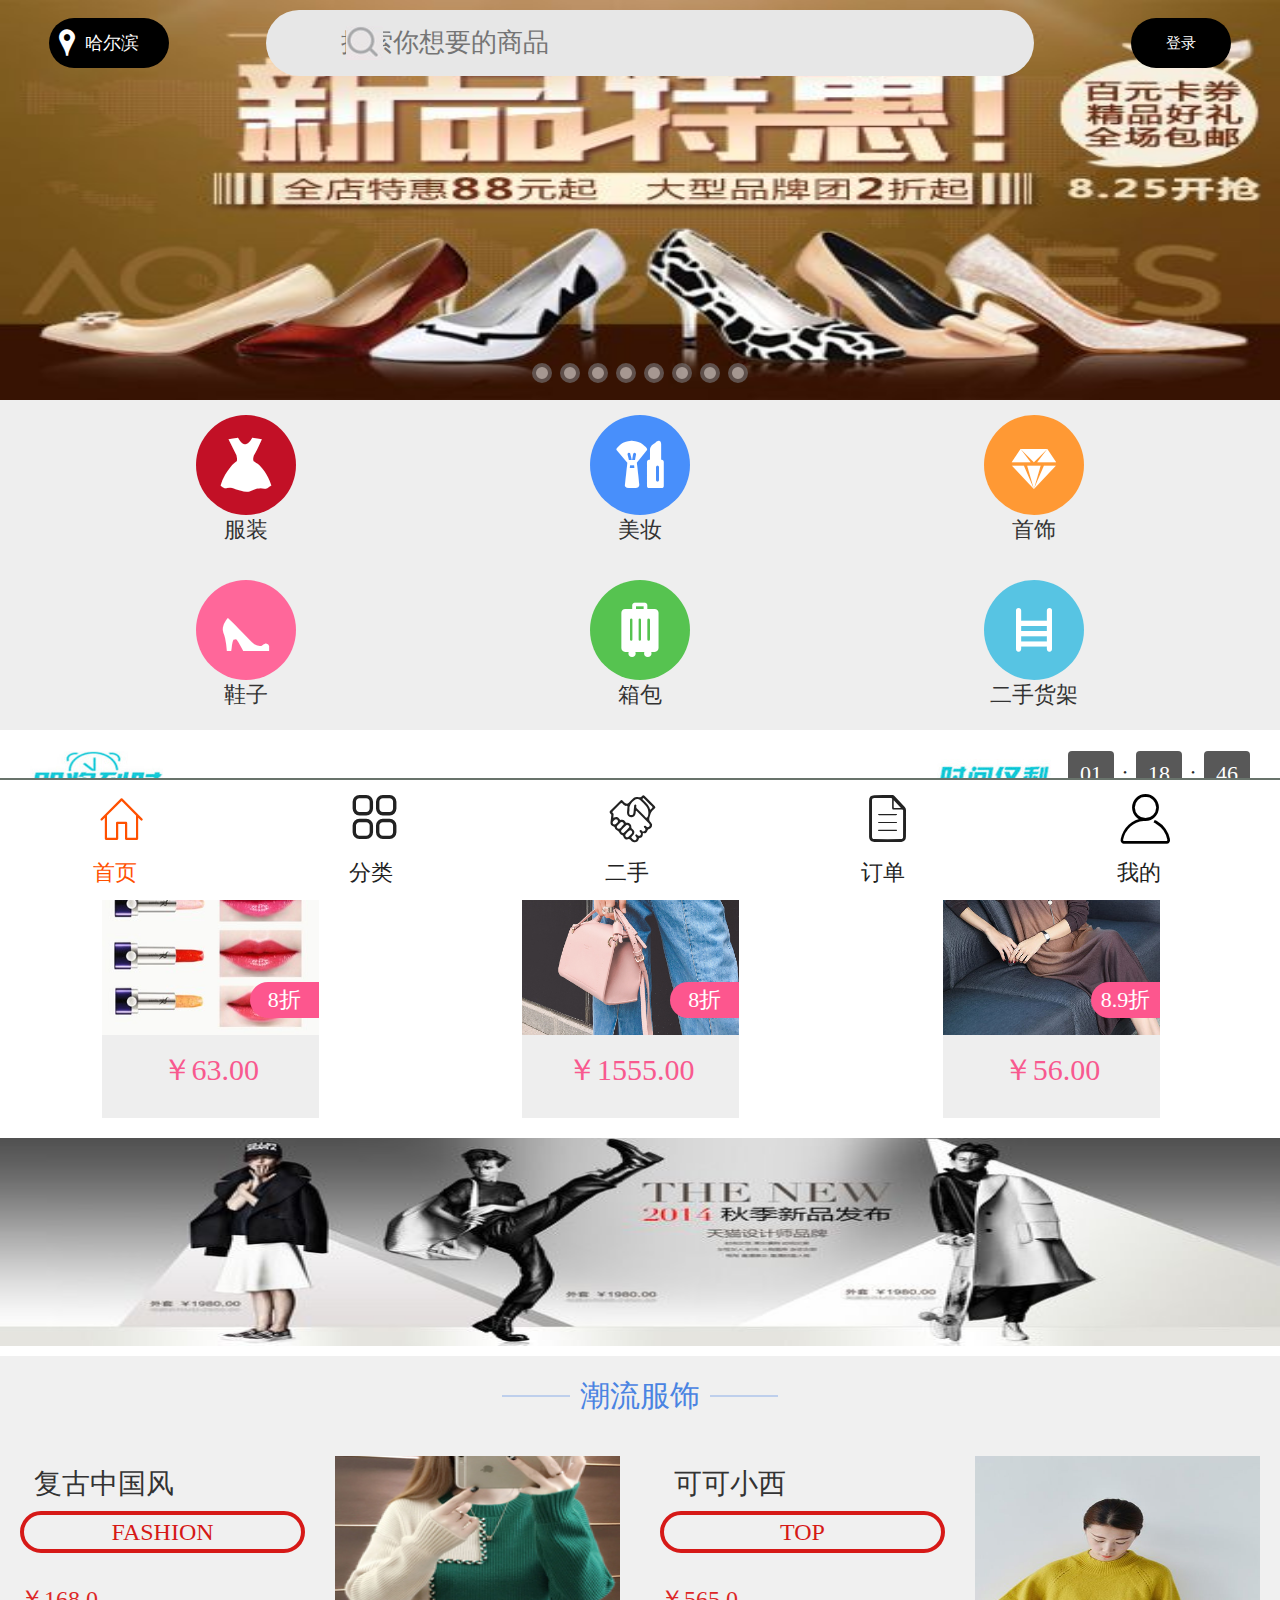
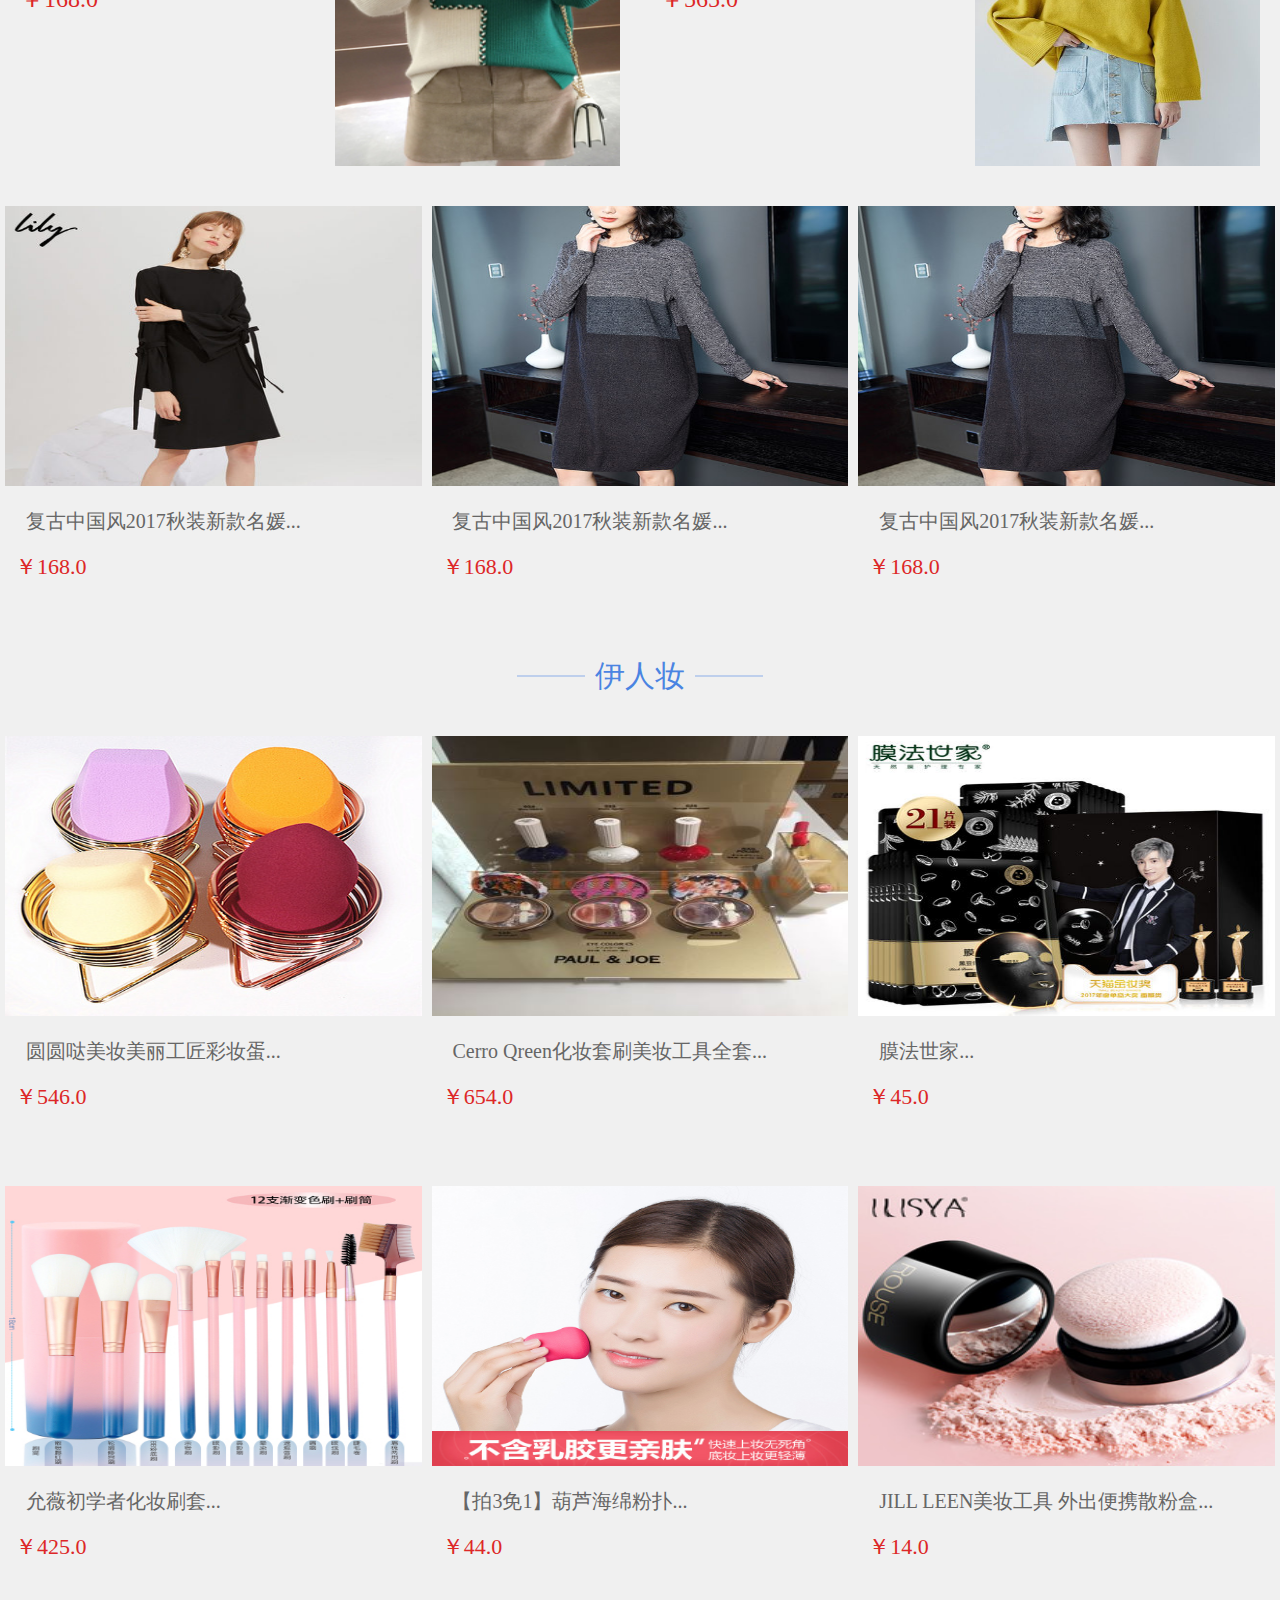
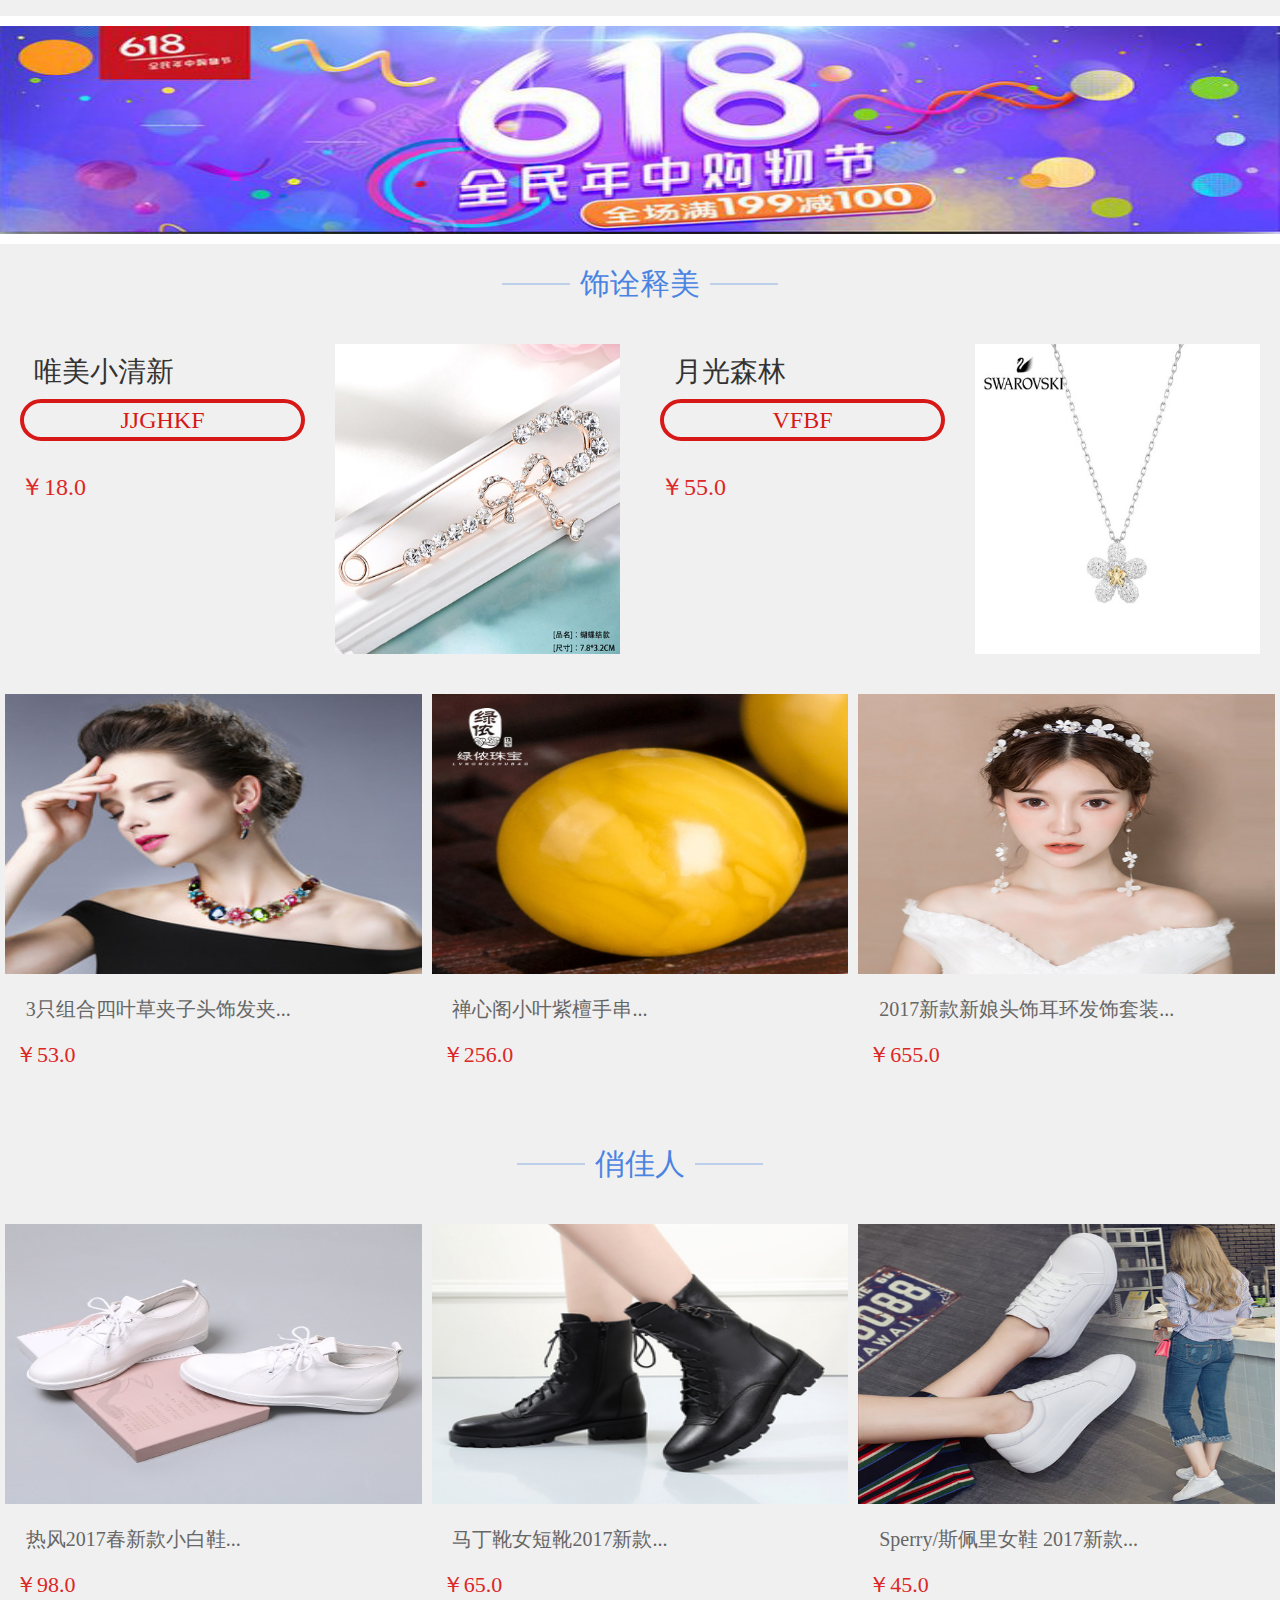
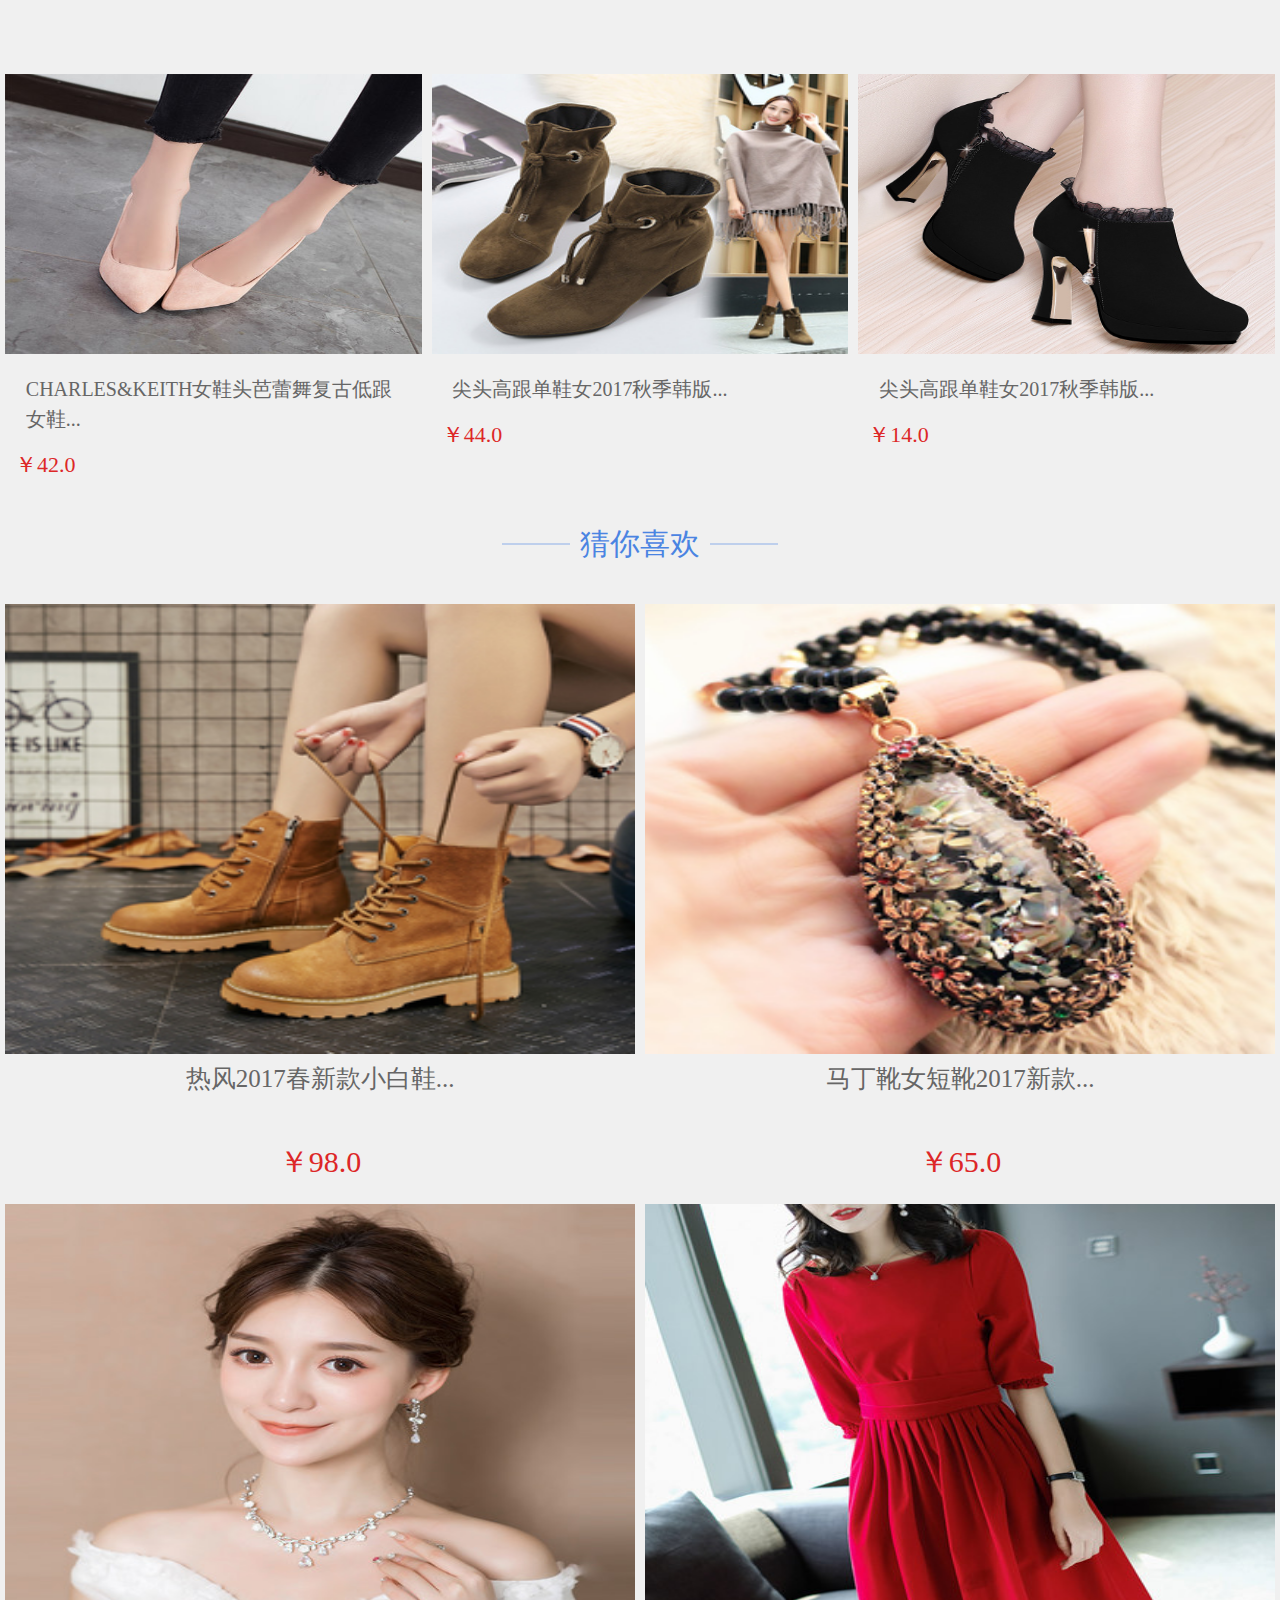
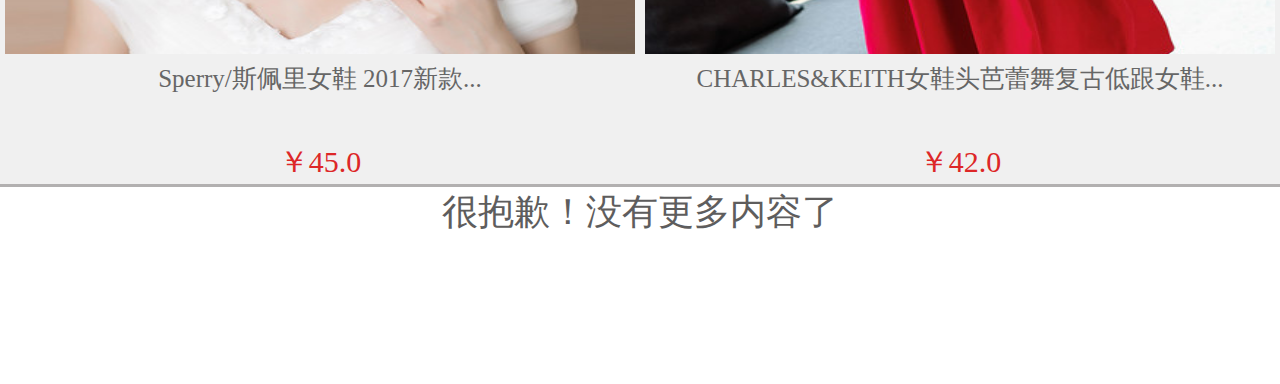
<file: index.html>
<!DOCTYPE html>
<html lang="en">
<head>
	<meta charset="UTF-8">
	<meta name="viewport" content="width=device-width">
	<title>APP</title>
	<link rel="stylesheet" href="css/index.css">
	<script src="js/rem.js"></script>
	<link rel="stylesheet" href="iconfont/iconfont.css">
	<link rel="shortcut icon" href="img/tou.jpg">
</head>
<body>
<section class="banner-box">	
	<section class="banner">
		<a href="xiangqing.html" class="banner-pic">
			<img src="img/bn2.jpg" alt="">
		</a>
		<a href="xiangqing.html" class="banner-pic">
			<img src="img/bn3.jpg" alt="">
		</a>
		<a href="xiangqing.html" class="banner-pic">
			<img src="img/bn4.jpg" alt="">
		</a>
	</section>
	<section class="header-box">
		<section class="toubu-left">
			<i class="iconfont icon-icons08"></i>
			<p>哈尔滨</p>
		</section>
		<button type="button">
			<img src="img/t1.png" alt="">
		</button>
		<input type="text" class="header-input" placeholder="搜索你想要的商品">
		<a href="denglu.html" class="toubu-right">
			<!-- <i class="iconfont icon-xinxi1"></i> -->
			登录
		</a>
	</section>
	<ul class="banner-list">
		<li></li>
		<li></li>
		<li></li>
		<li></li>
		<li></li>
		<li></li>
		<li></li>
		<li></li>
	</ul>
</section>
<!-- banner结束 -->
<!-- 分类开始 -->
<section class="navList">
	<ul class="list">
		<li>
			<a href="listfu.html" class="naving a1">
				<i class="iconfont icon-nvzhuang"></i>
			</a>
			<a href="" class="navtext">服装</a>
		</li>
		<li>
			<a href="" class="naving a2">
				<i class="iconfont icon-meizhuang"></i>
			</a>
			<a href="" class="navtext">美妆</a>
		</li>
		<li>
			<a href="" class="naving a3">
				<i class="iconfont icon-shoushi"></i>
			</a>
			<a href="" class="navtext">首饰</a>
		</li>
	</ul>
	<ul class="list">
		<li>
			<a href="" class="naving a4">
				<i class="iconfont icon-xiezi"></i>
			</a>
			<a href="" class="navtext">鞋子</a>
		</li>
		<li>
			<a href="" class="naving a5">
				<i class="iconfont icon-xiangbao"></i>
			</a>
			<a href="" class="navtext">箱包</a>
		</li>
		<li>
			<a href="lister.html" class="naving a6">
				<i class="iconfont icon-huojia"></i>
			</a>
			<a href="" class="navtext">二手货架</a>
		</li>
	</ul>
</section>
<!-- 分类结束 -->
<!-- 今日推荐开始 -->
<section class="jrbox">
	<section class="jrtj">
		<div class="jrleft">
			<img src="img/jr1.png" alt="">
		</div>
		<div class="jrright">
			<div class="jrshyu">
				<img src="img/jr2.png" alt="">
			</div>
			<div class="jrshji">
				<p>01</p>
				<p>:</p>
				<p>18</p>
				<p>:</p>
				<p>46</p>
			</div>
		</div>
	</section>
	<section class="main">
		<ul class="jrmain-list">
			<li>
				<a href="">
					<div class="jrimg">
						<img src="img/mz14.jpg" alt="">
					</div>	
					<p>￥63.00</p>
					<p>8折</p>	
				</a>
			</li>
			<li>
				<a href="">
					<div class="jrimg">
						<img src="img/xb10.jpg" alt="">
					</div>	
					<p>￥1555.00</p>
					<p>8折</p>	
				</a>
			</li>
			<li>
				<a href="">
					<div class="jrimg">
						<img src="img/nv12.jpg" alt="">
					</div>
					<p>￥56.00</p>
					<p>8.9折</p>	
				</a>
			</li>
			<li>
				<a href="">
					<div class="jrimg">
						<img src="img/xb10.jpg" alt="">
					</div>
					<p>￥154.00</p>
					<p>8.9折</p>	
				</a>
			</li>
			<li>
				<a href="">
					<div class="jrimg">
						<img src="img/xz10.jpg" alt="">
					</div>	
					<p>￥594.00</p>
					<p>8.9折</p>	
				</a>
			</li>
			<li>
				<a href="">
					<div class="jrimg">
						<img src="img/xz1.jpg" alt="">
					</div>	
					<p>￥48.00</p>
					<p>8.9折</p>	
				</a>
			</li>
			<li>
				<a href="">
					<div class="jrimg">
						<img src="img/mz14.jpg" alt="">
					</div>	
					<p>￥265.00</p>
					<p>8.9折</p>	
				</a>
			</li>
		</ul>
	</section>
</section>
<!-- 今日推荐结束 -->
<!-- 广告开始 -->
<div class="gg">
	<img src="img/tf1.jpg" alt="">
</div>
<!-- 广告结束 -->
<!-- 服装开始 -->
<section class="fuzh">
	<section class="fuzh-box">
		<section class="fuzh-left"></section>
		<section class="fuzh-title">潮流服饰</section>
		<section class="fuzh-left"></section>
	</section>
	<ul class="fuzh-bottom mei1">
		<li>
			<a href="" class="mei-img">		
				<section  class="cain-bottext4 m1">复古中国风</section>
				<section  class="cain-bottext3">FASHION</section>
				<section  class="cain-bottext2 m2">￥168.0</section>
			</a>
			<a href="" class="mei-img">
				<img src="img/nv10.jpg" alt="">
			</a>
		</li>
		<li>
			<a href="" class="mei-img">		
				<section  class="cain-bottext4 m1">可可小西</section>
				<section  class="cain-bottext3">TOP</section>
				<section  class="cain-bottext2 m2">￥565.0</section>
			</a>
			<a href="" class="mei-img">
				<img src="img/nv1.jpg" alt="">
			</a>
		</li>
	</ul>
	<ul class="fuzh-bottom">
		<li>
			<a href="">
				<section class="fu-img">
					<img src="img/nv7.jpg" alt="">
				</section>				
				<section  class="cain-bottext1">复古中国风2017秋装新款名媛...</section>
				<section  class="cain-bottext2">￥168.0</section>
			</a>
		</li>
		<li>
			<a href="">
				<section class="fu-img">
					<img src="img/nv8.jpg" alt="">
				</section>				
				<section  class="cain-bottext1">复古中国风2017秋装新款名媛...</section>
				<section  class="cain-bottext2">￥168.0</section>
			</a>
		</li>
		<li>
			<a href="">
				<section class="fu-img">
					<img src="img/nv8.jpg" alt="">
				</section>				
				<section  class="cain-bottext1">复古中国风2017秋装新款名媛...</section>
				<section  class="cain-bottext2">￥168.0</section>
			</a>
		</li>
	</ul>
</section>
<!-- 服装结束 -->
<!-- 美妆开始 -->
<section class="fuzh">
	<section class="fuzh-box">
		<section class="fuzh-left"></section>
		<section class="fuzh-title">伊人妆</section>
		<section class="fuzh-left"></section>
	</section>
	<ul class="fuzh-bottom">
		<li>
			<a href="">
				<section class="fu-img">
					<img src="img/mz1.jpg" alt="">
				</section>				
				<section  class="cain-bottext1">圆圆哒美妆美丽工匠彩妆蛋...</section>
				<section  class="cain-bottext2">￥546.0</section>
			</a>
		</li>
		<li>
			<a href="">
				<section class="fu-img">
					<img src="img/mz11.jpg" alt="">
				</section>				
				<section  class="cain-bottext1">Cerro Qreen化妆套刷美妆工具全套...</section>
				<section  class="cain-bottext2">￥654.0</section>
			</a>
		</li>
		<li>
			<a href="">
				<section class="fu-img">
					<img src="img/mz2.jpg" alt="">
				</section>				
				<section  class="cain-bottext1">膜法世家...</section>
				<section  class="cain-bottext2">￥45.0</section>
			</a>
		</li>
		<li>
			<a href="">
				<section class="fu-img">
					<img src="img/mz3.jpg" alt="">
				</section>				
				<section  class="cain-bottext1">允薇初学者化妆刷套...</section>
				<section  class="cain-bottext2">￥425.0</section>
			</a>
		</li>
		<li>
			<a href="">
				<section class="fu-img">
					<img src="img/mz4.jpg" alt="">
				</section>				
				<section  class="cain-bottext1">【拍3免1】葫芦海绵粉扑...</section>
				<section  class="cain-bottext2">￥44.0</section>
			</a>
		</li>
		<li>
			<a href="">
				<section class="fu-img">
					<img src="img/mz5.jpg" alt="">
				</section>				
				<section  class="cain-bottext1">JILL LEEN美妆工具 外出便携散粉盒...</section>
				<section  class="cain-bottext2">￥14.0</section>
			</a>
		</li>
	</ul>
</section>
<!-- 美妆结束 -->
<!-- 广告开始 -->
<div class="gg">
	<img src="img/tf3.jpg" alt="">
</div>
<!-- 广告结束 -->
<!-- 服装开始 -->
<section class="fuzh">
	<section class="fuzh-box">
		<section class="fuzh-left"></section>
		<section class="fuzh-title">饰诠释美</section>
		<section class="fuzh-left"></section>
	</section>
	<ul class="fuzh-bottom mei1">
		<li>
			<a href="" class="mei-img">		
				<section  class="cain-bottext4 m1">唯美小清新</section>
				<section  class="cain-bottext3">JJGHKF</section>
				<section  class="cain-bottext2 m2">￥18.0</section>
			</a>
			<a href="" class="mei-img">
				<img src="img/ps1.jpg" alt="">
			</a>
		</li>
		<li>
			<a href="" class="mei-img">		
				<section  class="cain-bottext4 m1">月光森林</section>
				<section  class="cain-bottext3">VFBF</section>
				<section  class="cain-bottext2 m2">￥55.0</section>
			</a>
			<a href="" class="mei-img">
				<img src="img/ps4.jpg" alt="">
			</a>
		</li>
	</ul>
	<ul class="fuzh-bottom">
		<li>
			<a href="">
				<section class="fu-img">
					<img src="img/ps2.jpg" alt="">
				</section>				
				<section  class="cain-bottext1">3只组合四叶草夹子头饰发夹...</section>
				<section  class="cain-bottext2">￥53.0</section>
			</a>
		</li>
		<li>
			<a href="">
				<section class="fu-img">
					<img src="img/ps6.jpg" alt="">
				</section>				
				<section  class="cain-bottext1">禅心阁小叶紫檀手串...</section>
				<section  class="cain-bottext2">￥256.0</section>
			</a>
		</li>
		<li>
			<a href="">
				<section class="fu-img">
					<img src="img/ps10.jpg" alt="">
				</section>				
				<section  class="cain-bottext1">2017新款新娘头饰耳环发饰套装...</section>
				<section  class="cain-bottext2">￥655.0</section>
			</a>
		</li>
	</ul>
</section>
<!-- 服装结束 -->
<!-- 美妆开始 -->
<section class="fuzh">
	<section class="fuzh-box">
		<section class="fuzh-left"></section>
		<section class="fuzh-title">俏佳人</section>
		<section class="fuzh-left"></section>
	</section>
	<ul class="fuzh-bottom">
		<li>
			<a href="">
				<section class="fu-img">
					<img src="img/xz1.jpg" alt="">
				</section>				
				<section  class="cain-bottext1">热风2017春新款小白鞋...</section>
				<section  class="cain-bottext2">￥98.0</section>
			</a>
		</li>
		<li>
			<a href="">
				<section class="fu-img">
					<img src="img/xz10.jpg" alt="">
				</section>				
				<section  class="cain-bottext1">马丁靴女短靴2017新款...</section>
				<section  class="cain-bottext2">￥65.0</section>
			</a>
		</li>
		<li>
			<a href="">
				<section class="fu-img">
					<img src="img/xz12.jpg" alt="">
				</section>				
				<section  class="cain-bottext1">Sperry/斯佩里女鞋 2017新款...</section>
				<section  class="cain-bottext2">￥45.0</section>
			</a>
		</li>
		<li>
			<a href="">
				<section class="fu-img">
					<img src="img/xz14.jpg" alt="">
				</section>				
				<section  class="cain-bottext1">CHARLES&KEITH女鞋头芭蕾舞复古低跟女鞋...</section>
				<section  class="cain-bottext2">￥42.0</section>
			</a>
		</li>
		<li>
			<a href="">
				<section class="fu-img">
					<img src="img/xz4.jpg" alt="">
				</section>				
				<section  class="cain-bottext1">尖头高跟单鞋女2017秋季韩版...</section>
				<section  class="cain-bottext2">￥44.0</section>
			</a>
		</li>
		<li>
			<a href="">
				<section class="fu-img">
					<img src="img/xz2.jpg" alt="">
				</section>				
				<section  class="cain-bottext1">尖头高跟单鞋女2017秋季韩版...</section>
				<section  class="cain-bottext2">￥14.0</section>
			</a>
		</li>
	</ul>
</section>
<!-- 美妆结束 -->
<!-- 美妆开始 -->
<section class="fuzh">
	<section class="fuzh-box">
		<section class="fuzh-left"></section>
		<section class="fuzh-title">猜你喜欢</section>
		<section class="fuzh-left"></section>
	</section>
	<ul class="fuzh-bottom cn1">
		<li>
			<a href="">
				<section class="fu-img">
					<img src="img/nv4.jpg" alt="">
				</section>				
				<section  class="cain-bottext1 cn2">热风2017春新款小白鞋...</section>
				<section  class="cain-bottext2 cn3">￥98.0</section>
			</a>
		</li>
		<li>
			<a href="">
				<section class="fu-img">
					<img src="img/ps5.jpg" alt="">
				</section>				
				<section  class="cain-bottext1 cn2">马丁靴女短靴2017新款...</section>
				<section  class="cain-bottext2 cn3">￥65.0</section>
			</a>
		</li>
		<li>
			<a href="">
				<section class="fu-img">
					<img src="img/ps9.jpg" alt="">
				</section>				
				<section  class="cain-bottext1 cn2">Sperry/斯佩里女鞋 2017新款...</section>
				<section  class="cain-bottext2 cn3">￥45.0</section>
			</a>
		</li>
		<li>
			<a href="">
				<section class="fu-img">
					<img src="img/nv6.jpg" alt="">
				</section>				
				<section  class="cain-bottext1 cn2">CHARLES&KEITH女鞋头芭蕾舞复古低跟女鞋...</section>
				<section  class="cain-bottext2 cn3">￥42.0</section>
			</a>
		</li>
	</ul>
</section>
<div class="end">很抱歉！没有更多内容了</div>
<!-- 美妆结束 -->
<!-- 结束开始 -->
<footer class="box">
	<a href="index.html" class="footer-list">
		<footer class="nav">
			<i class="iconfont icon-shouye"></i>
		</footer>
		<footer class="text j1">首页</footer>
	</a>
	<a href="listfu.html" class="footer-list">
		<footer class="nav">
			<i class="iconfont icon-leimupinleifenleileibie"></i>
		</footer>
		<footer class="text">分类</footer>
	</a>
	<a href="lister.html" class="footer-list">
		<footer class="nav">
			<i class="iconfont icon-ershou"></i>
		</footer>
		<footer class="text">二手</footer>
	</a>
	<a href="dingdan.html" class="footer-list">
		<footer class="nav">
			<i class="iconfont icon-dingdan"></i>
		</footer>
		<footer class="text">订单</footer>
	</a>
	<a href="wode.html" class="footer-list">
		<footer class="nav">
			<i class="iconfont icon-wode"></i>
		</footer>
		<footer class="text">我的</footer>
	</a>
</footer>
<!-- 结束结束 -->
</body>
</html>
</file>
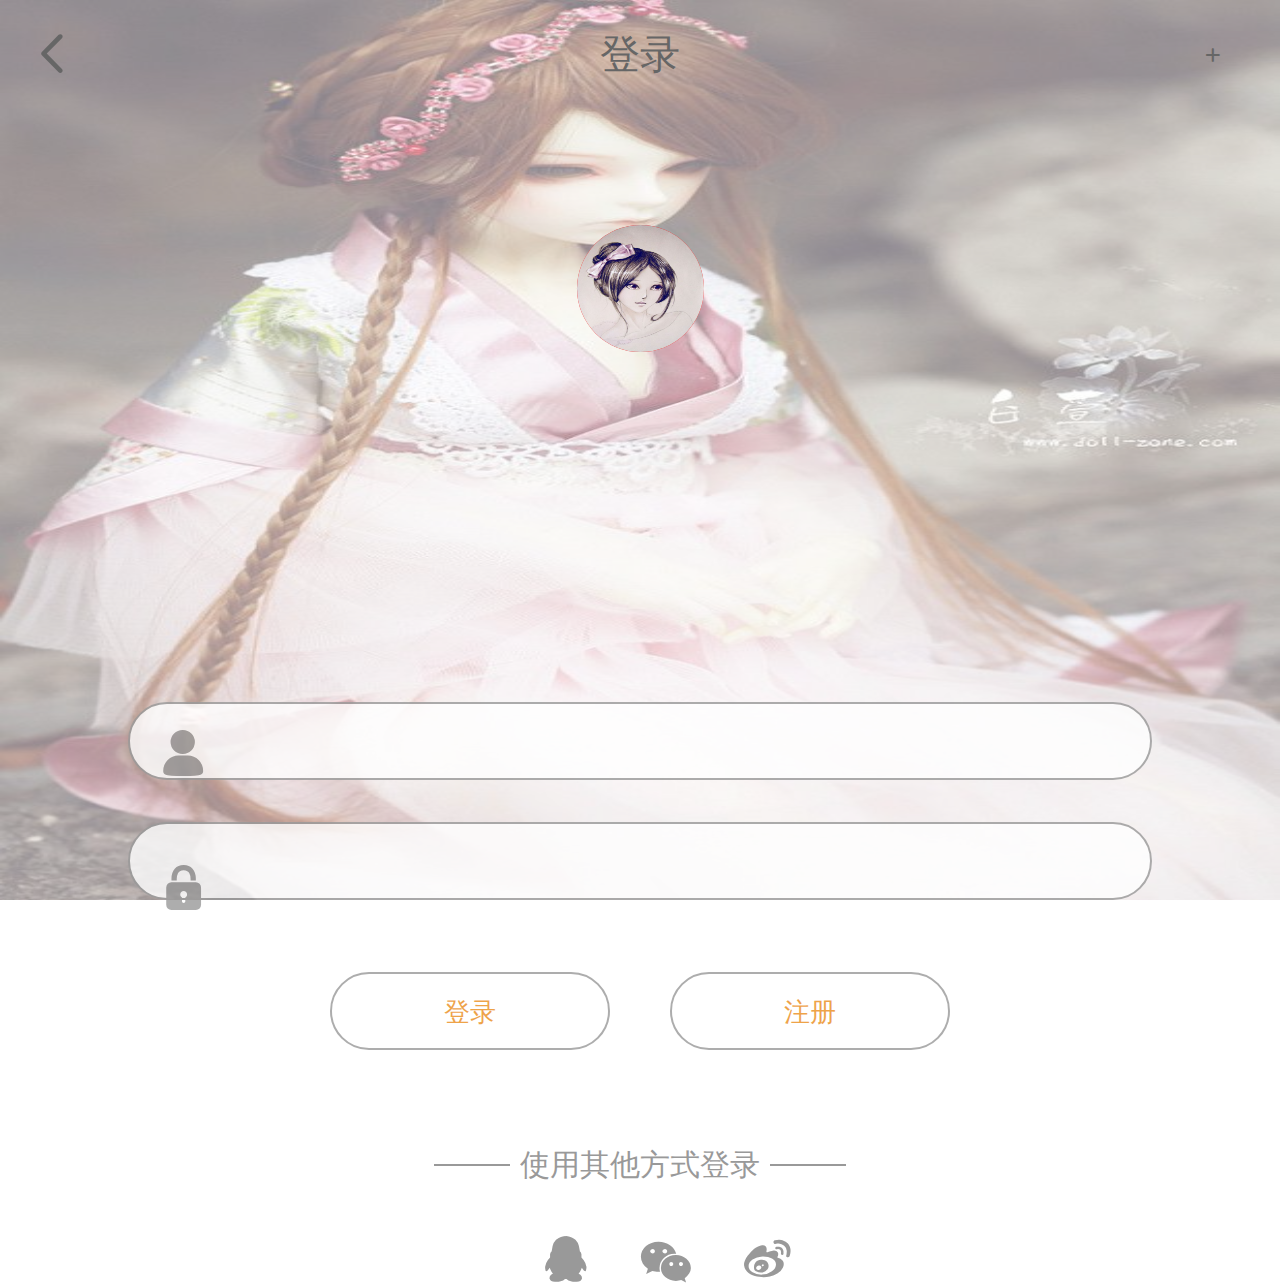
<file: denglu.html>
<!DOCTYPE html>
<html lang="en">
<head>
	<meta charset="UTF-8">
	<meta name="viewport" content="width=device-width">
	<title>登录页面</title>
	<link rel="stylesheet" href="css/denglu.css">
	<script src="js/rem.js"></script>
	<link rel="stylesheet" href="iconfont/iconfont.css">
	<link rel="shortcut icon" href="img/tou.jpg">
</head>
<body>
<section class="beijing">
	<img src="img/beijing.jpg" alt="">
	<section class="zhezhao"></section>
</section>
<!-- 导航开始 -->
<section class="daohang">
	<a href="index.html" class="daohang-left">
		<i class="iconfont icon-iconxiangzuo"></i>
	</a>
	<section class="daohang-shp">登录</section>
	<a href="" class="daohang-left">
		<i class="iconfont icon-dakai"></i>
	</a>
</section>
<!-- 导航结束 -->
<!-- 登录开始 -->
<section class="denglu-box">
	<a href="" class="ger-pic">
		<img src="img/tou.jpg" alt="">
	</a>
</section>
<!-- 登录结束 -->
<!-- input开始 -->
<form action="" class="input">
	<input type="text" class="yonghuming">
	<section class="yonghu">
		<i class="iconfont icon-yonghu"></i>
	</section>
	<input type="text" class="yonghuming">
	<section class="yonghu">
		<i class="iconfont icon-mima01"></i>
	</section>
	<main>
		<button>登录</button>
		<button>
			<a href="zhuce.html">注册</a>
		</button>
	</main>
</form>
<!-- input结束 -->
<section class="fuzh-box">
	<section class="fuzh-left"></section>
	<section class="fuzh-title">使用其他方式登录</section>
	<section class="fuzh-left"></section>
</section>
<ul class="sanfang">
	<li><a href="">
		<i class="iconfont icon-iconfontqq1"></i>
	</a></li>
	<li><a href="">
		<i class="iconfont icon-weixin"></i>
	</a></li>
	<li><a href="">
		<i class="iconfont icon-weibo"></i>
	</a></li>
</ul>
</body>
</html>
</file>
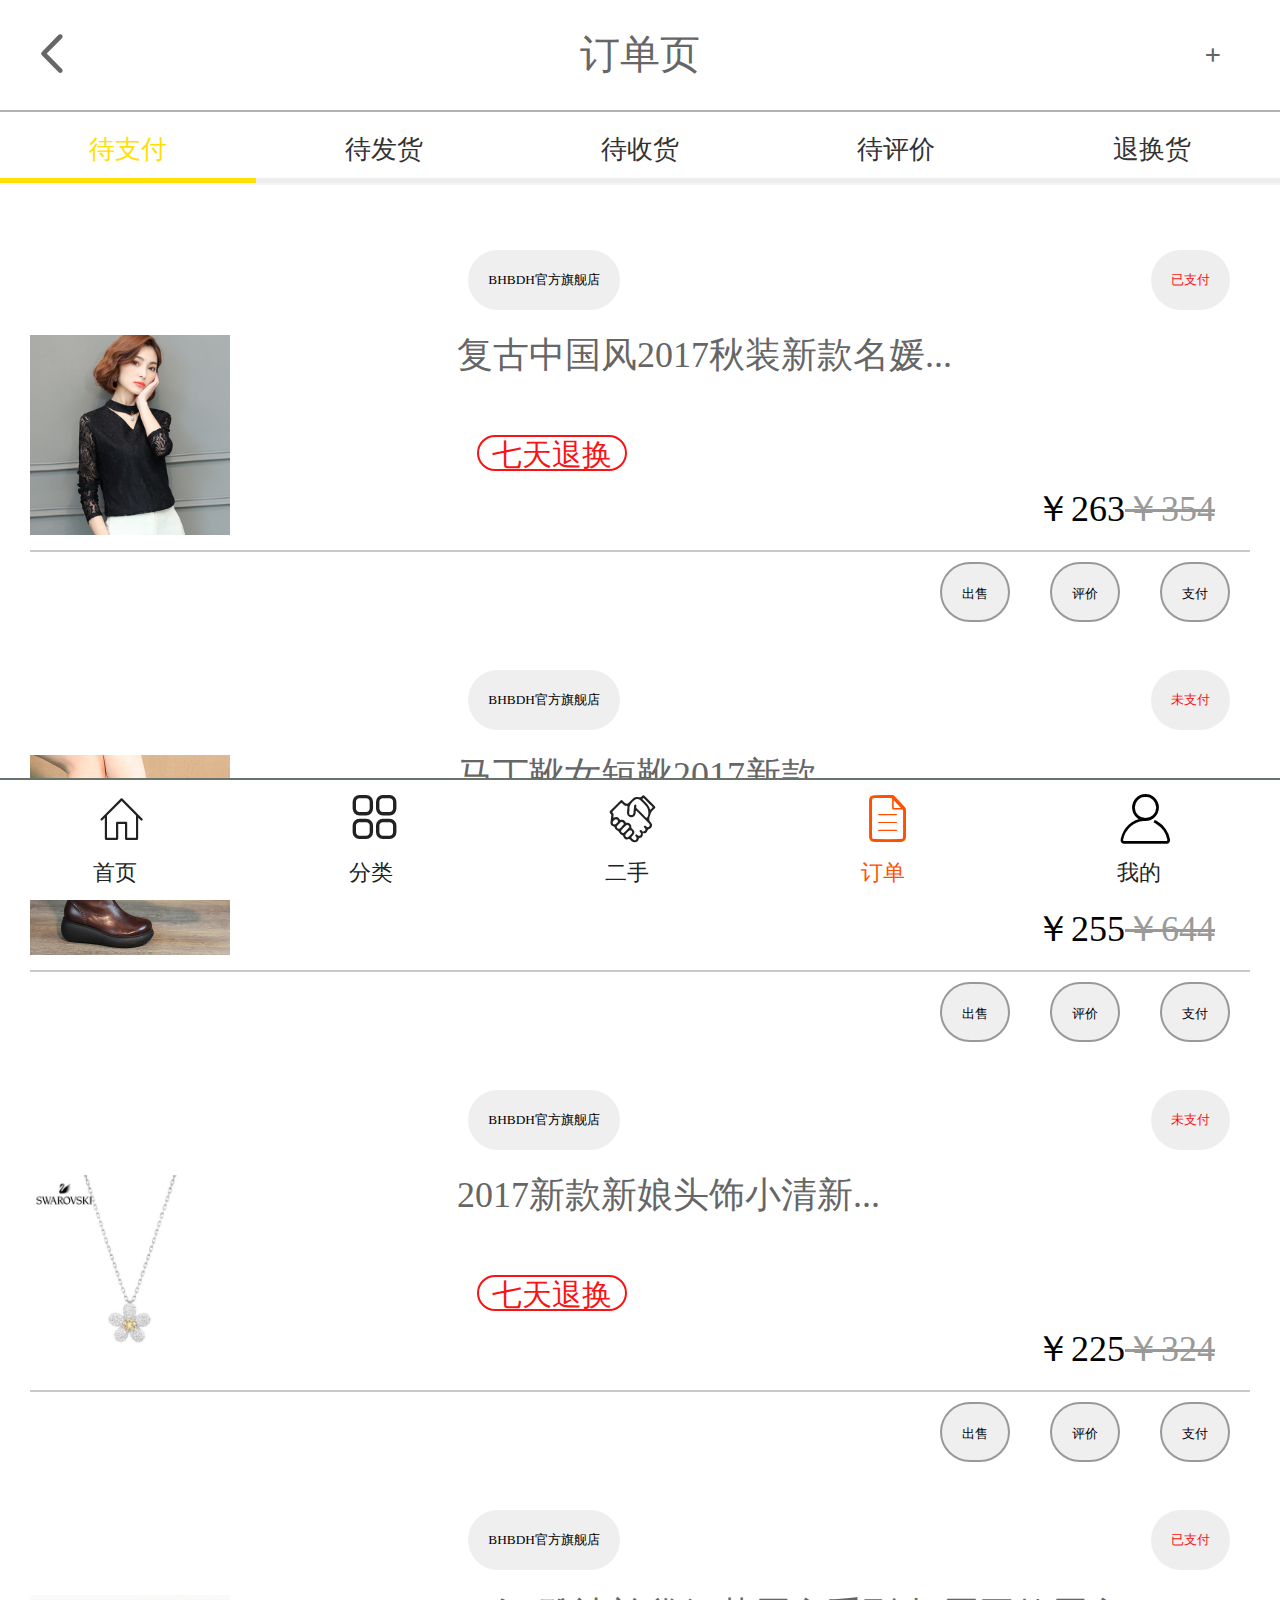
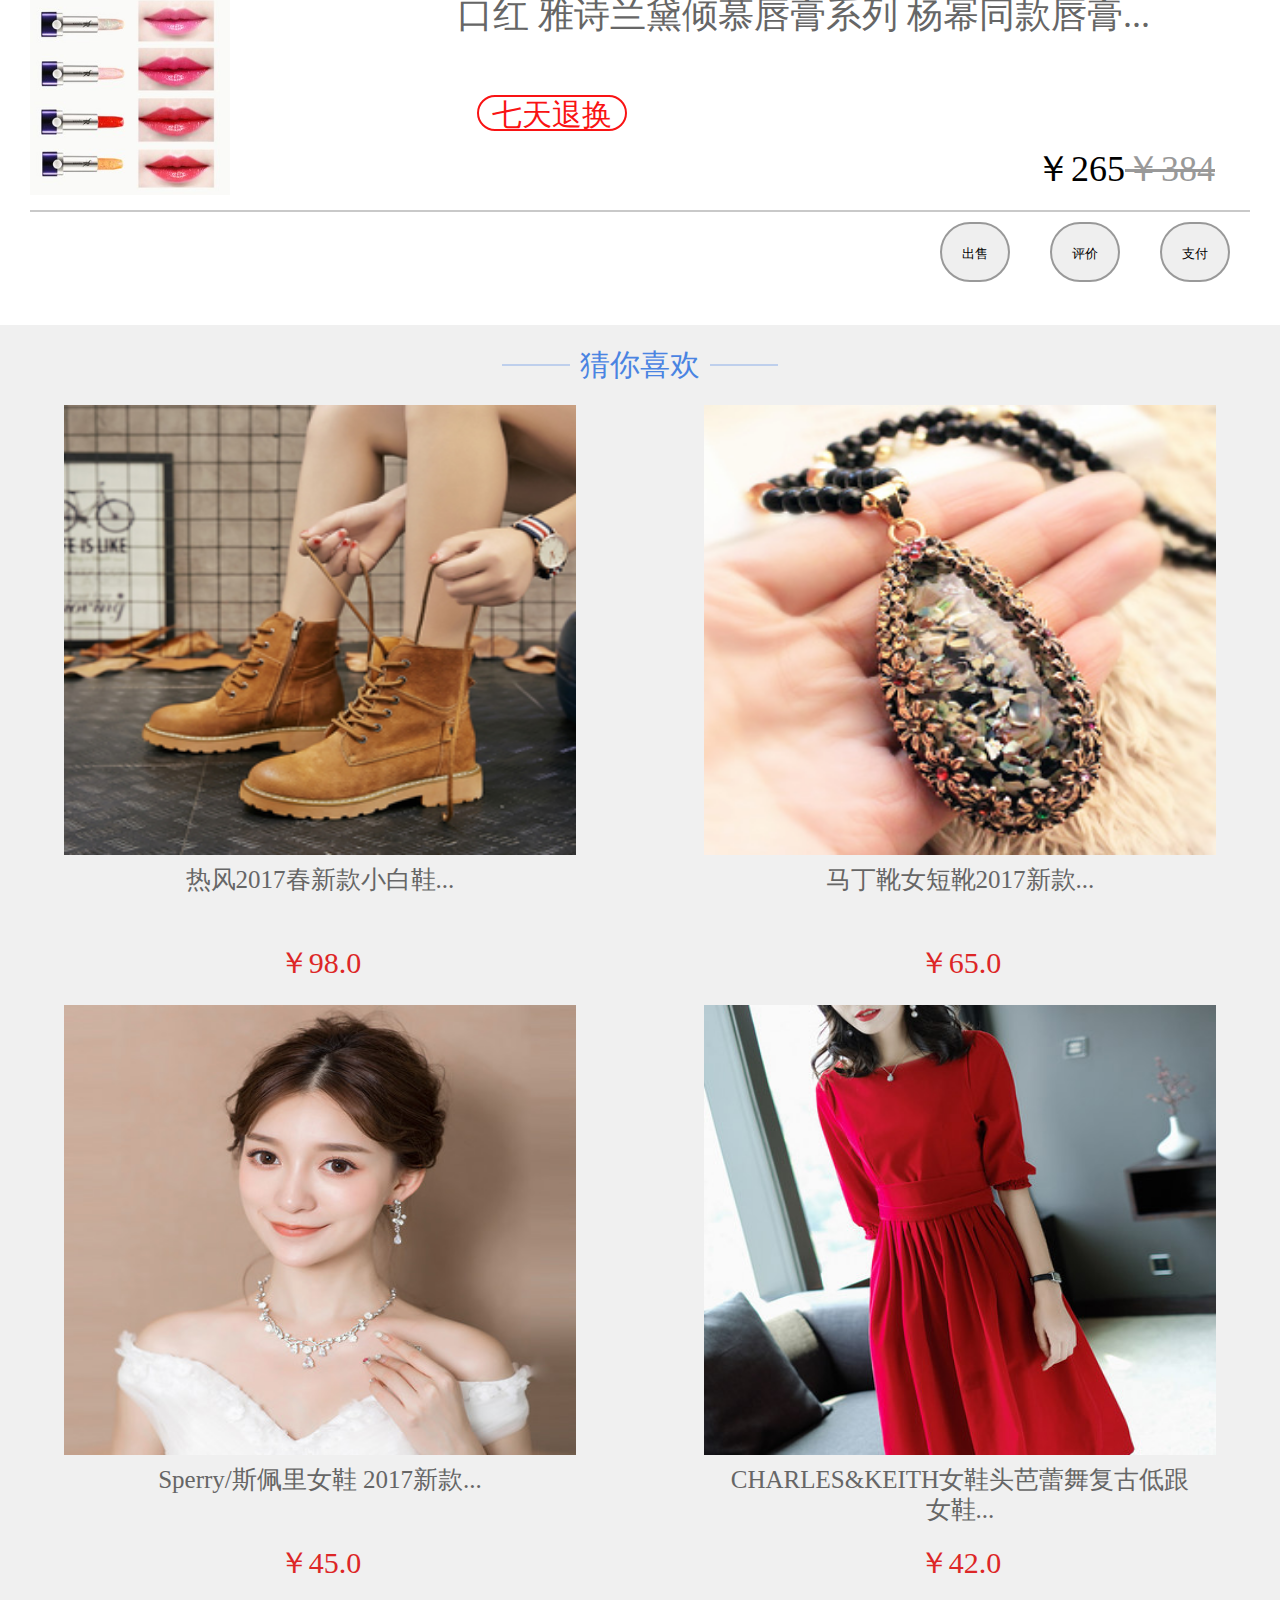
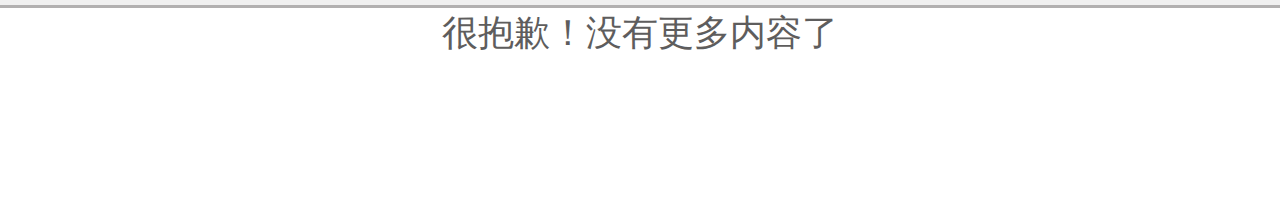
<file: dingdan.html>
<!DOCTYPE html>
<html lang="en">
<head>
	<meta charset="UTF-8">
	<meta name="viewport" content="width=device-width">
	<title>订单页</title>
	<link rel="stylesheet" href="css/dingdan.css">
	<script src="js/rem.js"></script>
	<link rel="stylesheet" href="iconfont/iconfont.css">
	<link rel="shortcut icon" href="img/tou.jpg">
</head>
<body>
<!-- 导航开始 -->
<section class="daohang">
	<a href="index.html" class="daohang-left">
		<i class="iconfont icon-iconxiangzuo"></i>
	</a>
	<section class="daohang-shp">订单页</section>
	<a href="" class="daohang-left">
		<i class="iconfont icon-dakai"></i>
	</a>
</section>
<!-- 导航结束 -->
<!-- 导航开始 -->
<section class="daohang-box">
	<ul class="daolist">
		<li><a href="">待支付</a></li>
		<li><a href="">待发货</a></li>
		<li><a href="">待收货</a></li>
		<li><a href="">待评价</a></li>
		<li><a href="">退换货</a></li>
	</ul>
</section>
<!-- 导航结束 -->
<!-- 商品开始 -->
<ul class="shangp">
	<li>
		<a href="">
			<section class="zhifu-left">
				<button>BHBDH官方旗舰店</button>
			</section>
			<section class="zhifu">
				<button>已支付</button>
			</section>
			<section class="shangp-pic">
				<img src="img/nv14.jpg" alt="">
			</section>
			<section class="shangp-wenzi">
				<section class="shangp-wenzi1">复古中国风2017秋装新款名媛...</section>
				<section class="shangp-wenzi2">七天退换货</section>
				<section class="shangp-wenzi3">￥263<span>￥354</span></section>
			</section>
			<section class="zhifu1">
				<button>支付</button>
				<button>评价</button>
				<button>出售</button>
			</section>
		</a>
	</li>
	<li>
		<a href="">
			<section class="zhifu-left">
				<button>BHBDH官方旗舰店</button>
			</section>
			<section class="zhifu">
				<button>未支付</button>
			</section>
			<section class="shangp-pic">
				<img src="img/xz11.jpg" alt="">
			</section>
			<section class="shangp-wenzi">
				<section class="shangp-wenzi1">马丁靴女短靴2017新款...</section>
				<section class="shangp-wenzi2">七天退换货</section>
				<section class="shangp-wenzi3">￥255<span>￥644
				</span></section>
			</section>
			<section class="zhifu1">
				<button>支付</button>
				<button>评价</button>
				<button>出售</button>
			</section>
		</a>
	</li>
	<li>
		<a href="">
			<section class="zhifu-left">
				<button>BHBDH官方旗舰店</button>
			</section>
			<section class="zhifu">
				<button>未支付</button>
			</section>
			<section class="shangp-pic">
				<img src="img/ps4.jpg" alt="">
			</section>
			<section class="shangp-wenzi">
				<section class="shangp-wenzi1">2017新款新娘头饰小清新...</section>
				<section class="shangp-wenzi2">七天退换货</section>
				<section class="shangp-wenzi3">￥225<span>￥324</span></section>
			</section>
			<section class="zhifu1">
				<button>支付</button>
				<button>评价</button>
				<button>出售</button>
			</section>
		</a>
	</li>
	<li>
		<a href="">
			<section class="zhifu-left">
				<button>BHBDH官方旗舰店</button>
			</section>
			<section class="zhifu">
				<button>已支付</button>
			</section>
			<section class="shangp-pic">
				<img src="img/mz14.jpg" alt="">
			</section>
			<section class="shangp-wenzi">
				<section class="shangp-wenzi1">口红 雅诗兰黛倾慕唇膏系列 杨幂同款唇膏...</section>
				<section class="shangp-wenzi2">七天退换货</section>
				<section class="shangp-wenzi3">￥265<span>￥384</span></section>
			</section>
			<section class="zhifu1">
				<button>支付</button>
				<button>评价</button>
				<button>出售</button>
			</section>
		</a>
	</li>
</ul>
<!-- 商品结束 -->
<!-- 美妆开始 -->
<section class="fuzh">
	<section class="fuzh-box">
		<section class="fuzh-left"></section>
		<section class="fuzh-title">猜你喜欢</section>
		<section class="fuzh-left"></section>
	</section>
	<ul class="fuzh-bottom cn1">
		<li>
			<a href="">
				<section class="fu-img">
					<img src="img/nv4.jpg" alt="">
				</section>				
				<section  class="cain-bottext1 cn2">热风2017春新款小白鞋...</section>
				<section  class="cain-bottext2 cn3">￥98.0</section>
			</a>
		</li>
		<li>
			<a href="">
				<section class="fu-img">
					<img src="img/ps5.jpg" alt="">
				</section>				
				<section  class="cain-bottext1 cn2">马丁靴女短靴2017新款...</section>
				<section  class="cain-bottext2 cn3">￥65.0</section>
			</a>
		</li>
		<li>
			<a href="">
				<section class="fu-img">
					<img src="img/ps9.jpg" alt="">
				</section>				
				<section  class="cain-bottext1 cn2">Sperry/斯佩里女鞋 2017新款...</section>
				<section  class="cain-bottext2 cn3">￥45.0</section>
			</a>
		</li>
		<li>
			<a href="">
				<section class="fu-img">
					<img src="img/nv6.jpg" alt="">
				</section>				
				<section  class="cain-bottext1 cn2">CHARLES&KEITH女鞋头芭蕾舞复古低跟女鞋...</section>
				<section  class="cain-bottext2 cn3">￥42.0</section>
			</a>
		</li>
	</ul>
</section>
<div class="end">很抱歉！没有更多内容了</div>
<!-- 美妆结束 -->
<!-- 结束开始 -->
<footer class="box">
	<a href="index.html" class="footer-list">
		<footer class="nav">
			<i class="iconfont icon-shouye"></i>
		</footer>
		<footer class="text j1">首页</footer>
	</a>
	<a href="listfu.html" class="footer-list">
		<footer class="nav">
			<i class="iconfont icon-leimupinleifenleileibie"></i>
		</footer>
		<footer class="text">分类</footer>
	</a>
	<a href="lister.html" class="footer-list">
		<footer class="nav">
			<i class="iconfont icon-ershou"></i>
		</footer>
		<footer class="text">二手</footer>
	</a>
	<a href="dingdan.html" class="footer-list">
		<footer class="nav">
			<i class="iconfont icon-dingdan"></i>
		</footer>
		<footer class="text">订单</footer>
	</a>
	<a href="wode.html" class="footer-list">
		<footer class="nav">
			<i class="iconfont icon-wode"></i>
		</footer>
		<footer class="text">我的</footer>
	</a>
</footer>
<!-- 结束结束 -->
</body>
</html>
</file>
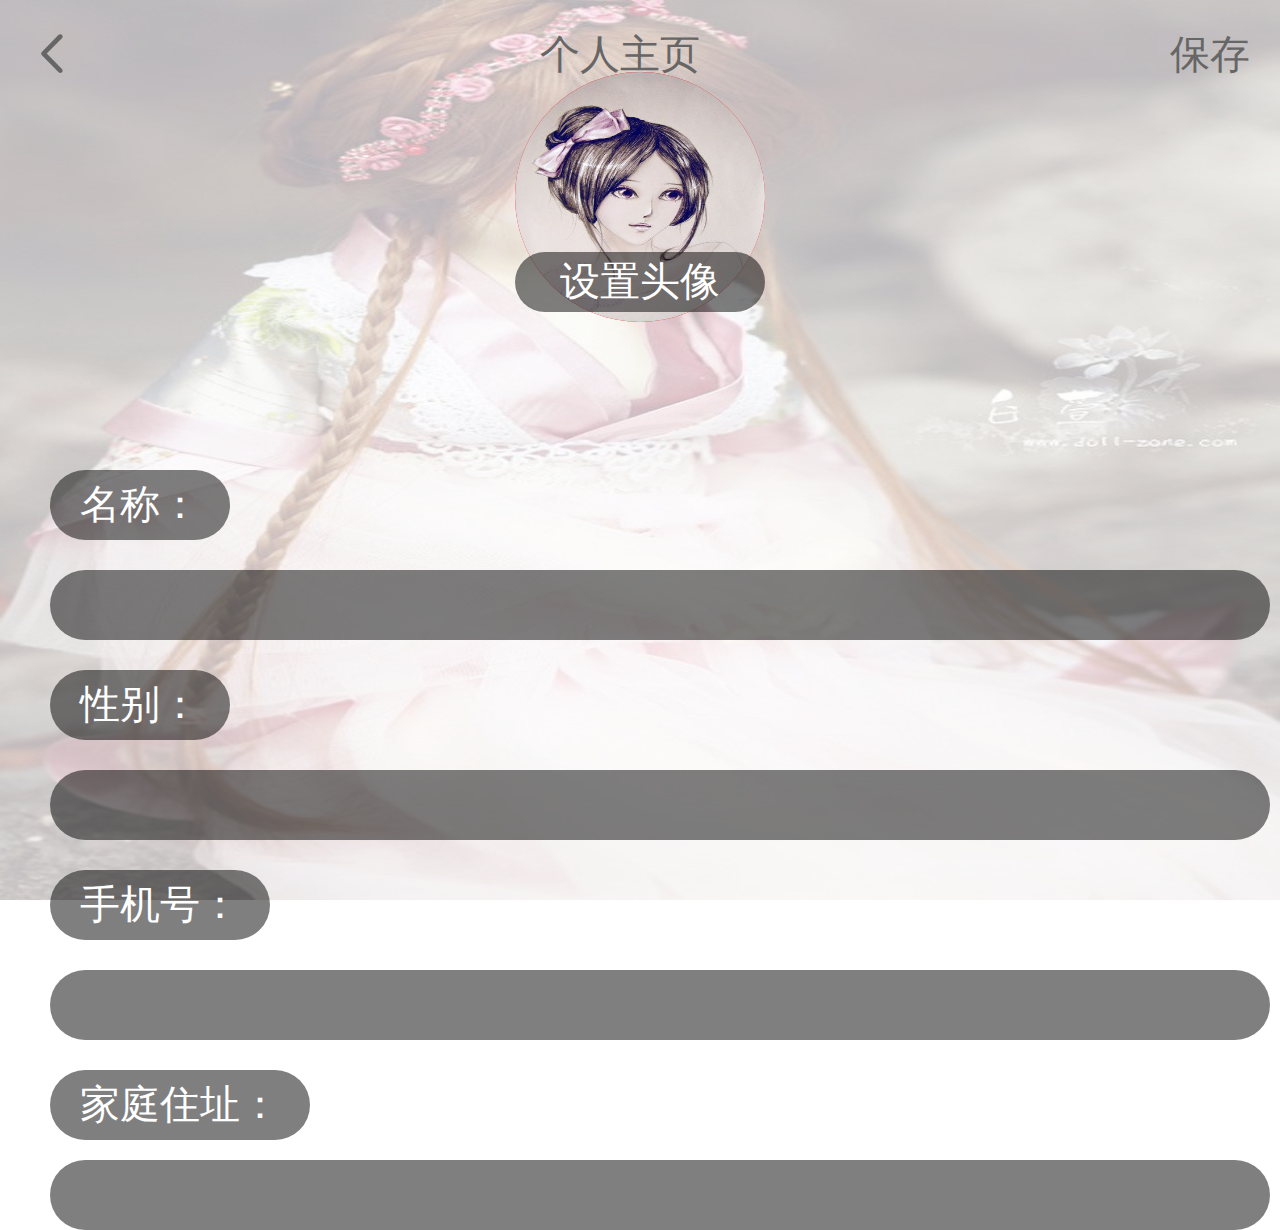
<file: geren.html>
<!DOCTYPE html>
<html lang="en">
<head>
	<meta charset="UTF-8">
	<meta name="viewport" content="width=device-width">
	<title>个人信息</title>
	<link rel="stylesheet" href="css/geren.css">
	<script src="js/rem.js"></script>
	<link rel="stylesheet" href="iconfont/iconfont.css">
	<link rel="shortcut icon" href="img/tou.jpg">
</head>
<body>
<section class="beijing">
	<img src="img/beijing.jpg" alt="">
	<section class="zhezhao"></section>
</section>
<!-- 导航开始 -->
<section class="daohang">
	<a href="index.html" class="daohang-left">
		<i class="iconfont icon-iconxiangzuo"></i>
	</a>
	<section class="daohang-shp">个人主页</section><!-- 
	<a href="" class="daohang-left">
		<i class="iconfont icon-dakai"></i>
	</a> -->
	<a href="wode.html" class="daohang-shp">保存</a>
</section>
<!-- 导航结束 -->
<!-- 登录开始 -->
<section class="denglu-box">
	<a href="" class="ger-pic">
		<img src="img/tou.jpg" alt="">
	</a>
	<section class="daohang-tou">设置头像</section>
</section>
<!-- 登录结束 -->
<!-- 个人信息开始 -->
<section class="xinxi-box">
	<section class="line1">
		<section class="linr-left">名称：</section>
		<input type="text" class="line-right">
	</section>
	<section class="line1">
		<section class="linr-left">性别：</section>
		<input type="text" class="line-right">
	</section>
	<section class="line1">
		<section class="linr-left">手机号：</section>
		<input type="text" class="line-right">
	</section>
	<section class="line1">
		<section class="linr-left">家庭住址：</section>
		<input type="text" class="line-right n">
	</section>
</section>
<!-- 个人信息结束 -->
</body>
</html>
</file>
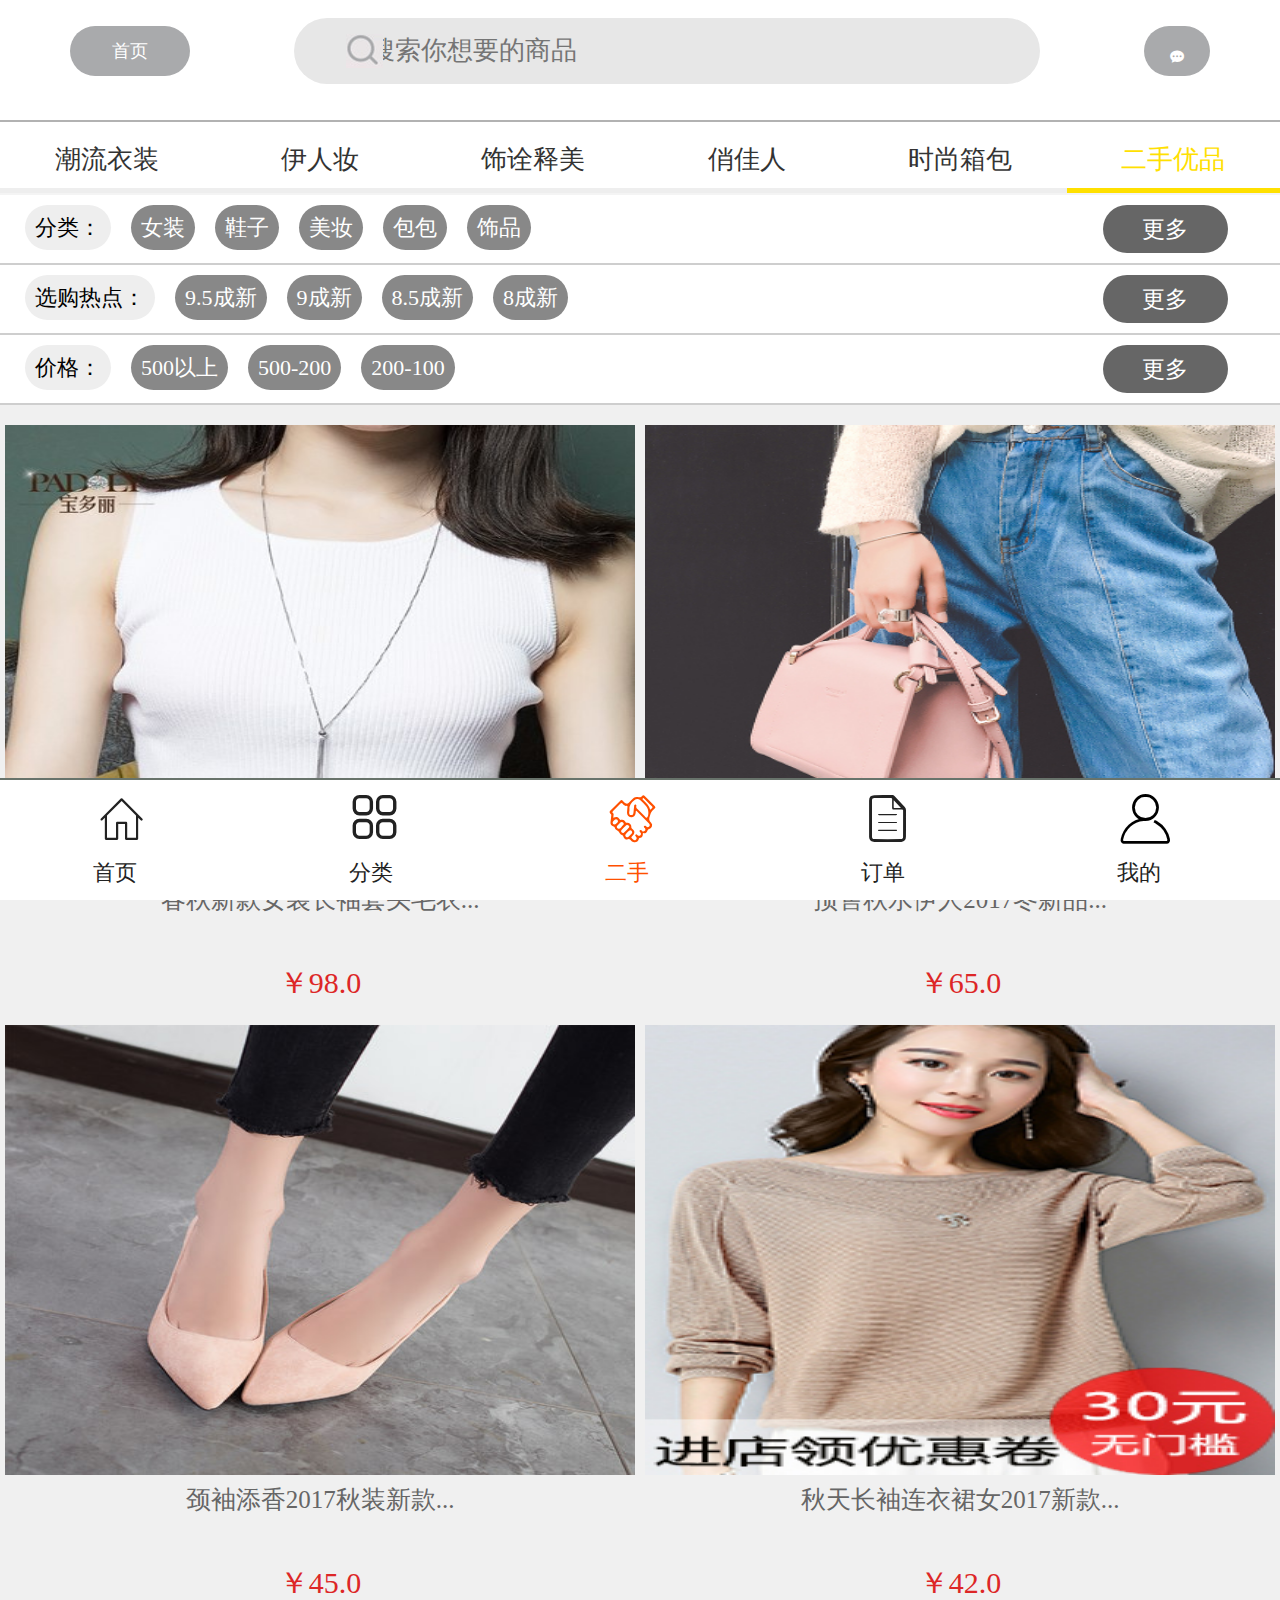
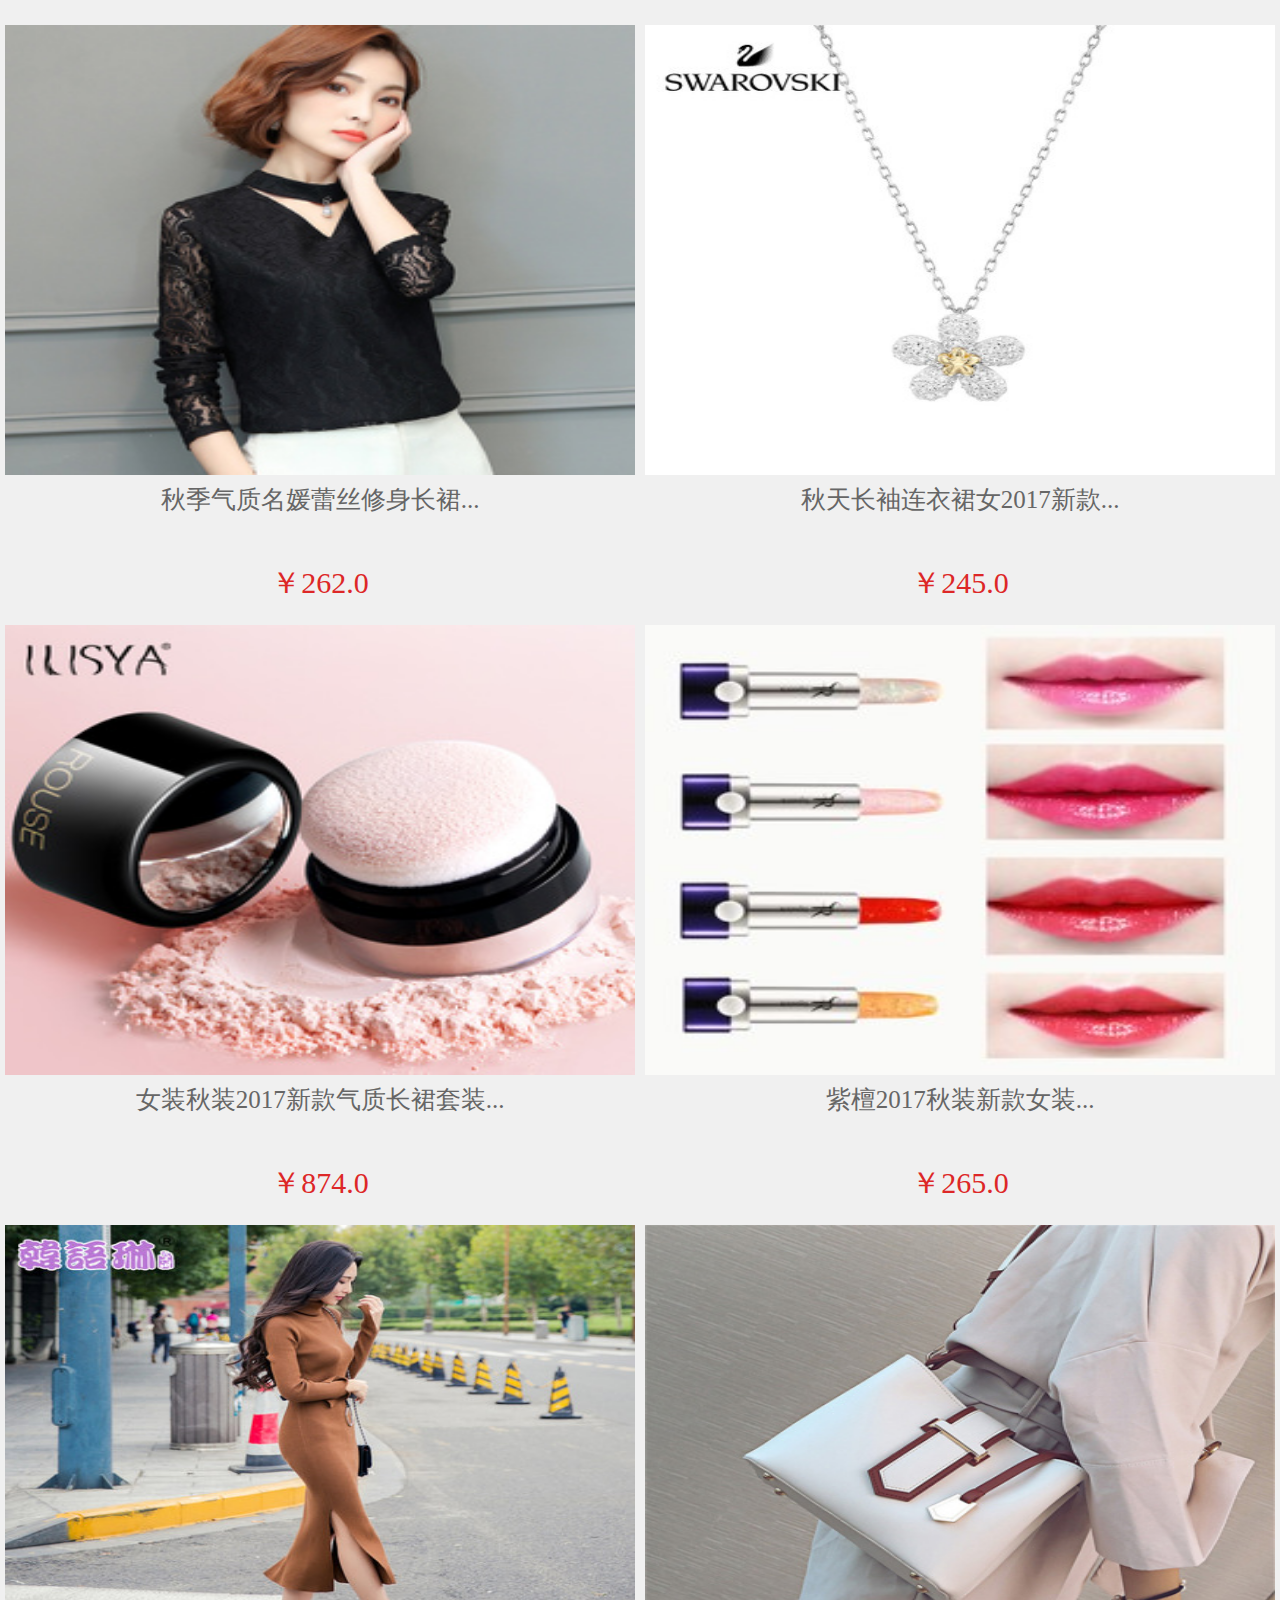
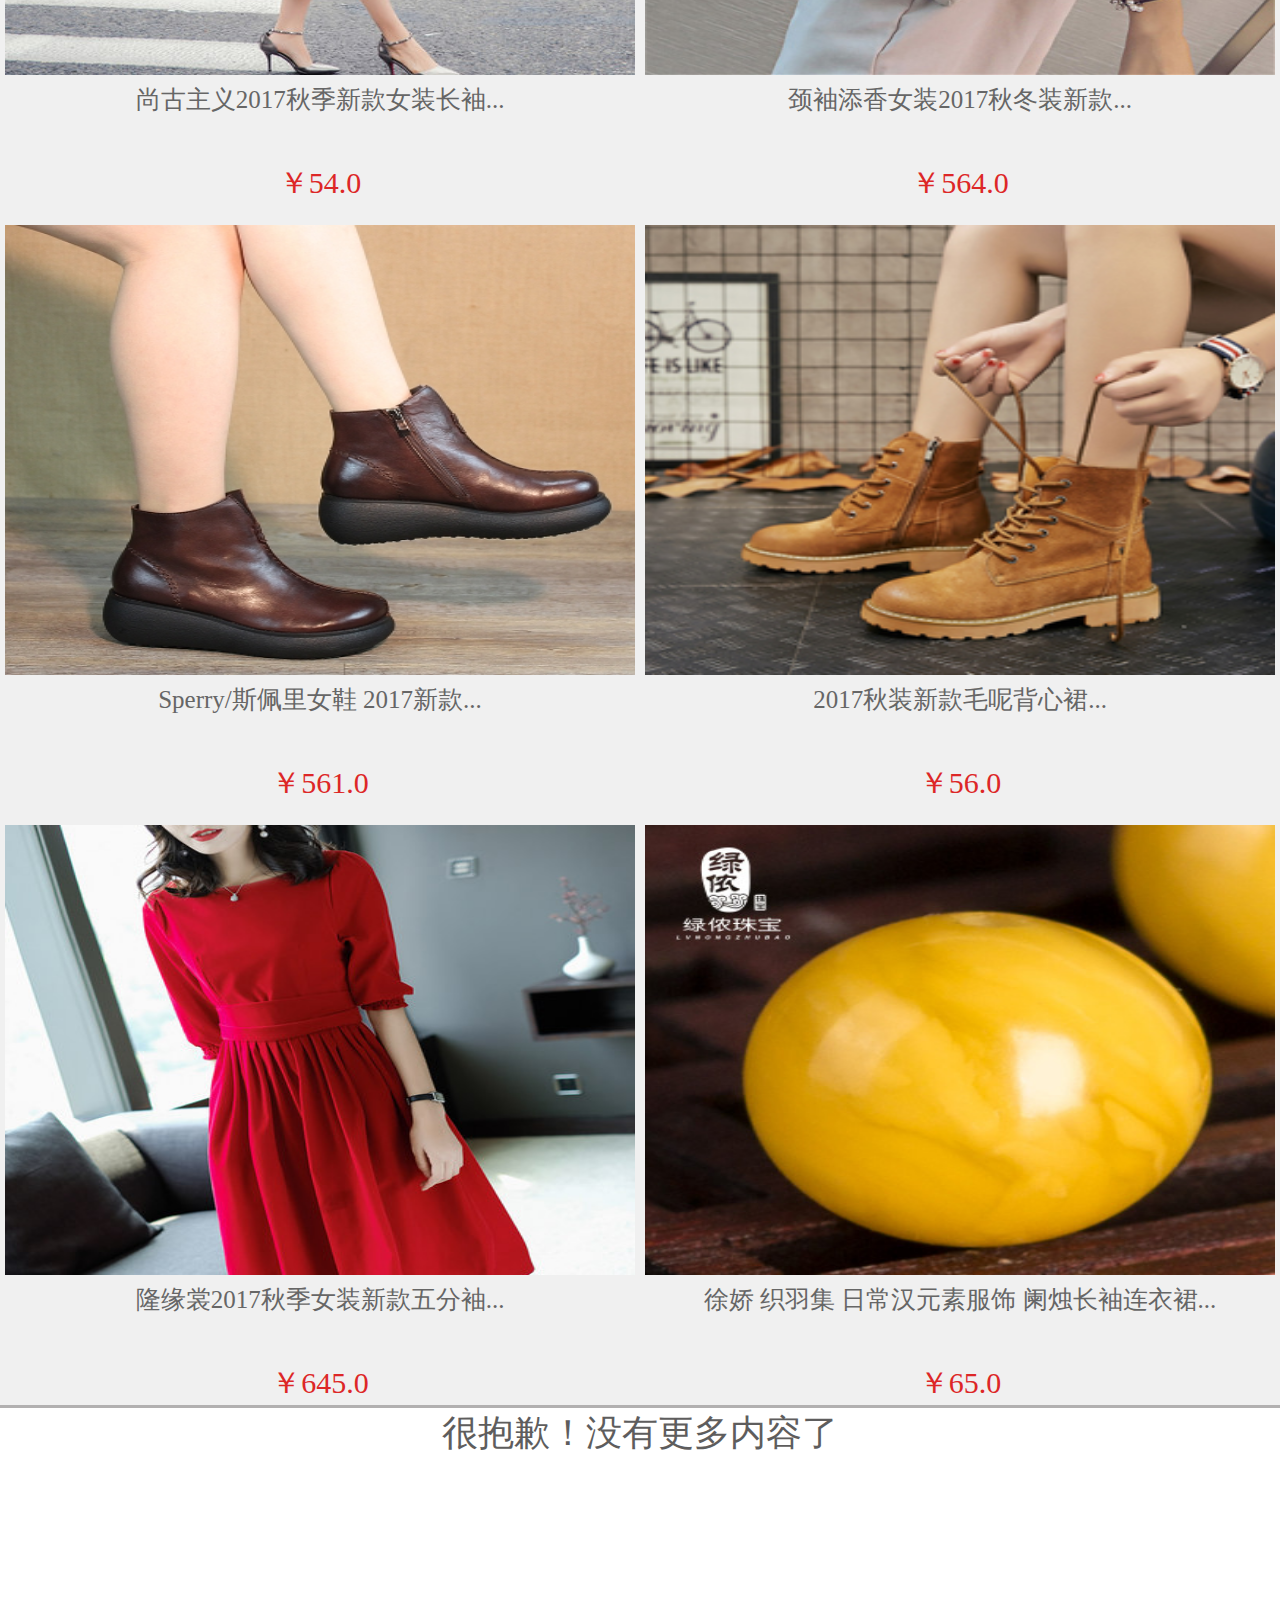
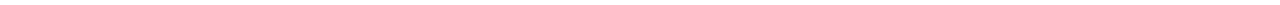
<file: lister.html>
<!DOCTYPE html>
<html lang="en">
<!-- 头部开始 -->
<head>
	<meta charset="UTF-8">
	<meta name="viewport" content="width=device-width">
	<title>分类页</title>
	<link rel="stylesheet" href="css/lister.css">
	<link rel="stylesheet" href="iconfont/iconfont.css">
	<script src="js/rem.js"></script>
	<link rel="shortcut icon" href="img/tou.jpg">
</head>
<body>
<!-- 头部开始 -->
<section class="header-box">
	<section class="toubu-left">首页
	</section>
	<button type="button">
		<img src="img/t1.png" alt="">
	</button>
	<input type="text" class="header-input" placeholder="搜索你想要的商品">
	<a href="" class="toubu-right">
		<i class="iconfont icon-xinxi1"></i>
	</a>
</section>
<!-- 头部结束 -->
<!-- 导航开始 -->
<section class="daohang-box">
	<ul class="daolist">
		<li><a href="">潮流衣装</a></li>
		<li><a href="">伊人妆</a></li>
		<li><a href="">饰诠释美</a></li>
		<li><a href="">俏佳人</a></li>
		<li><a href="">时尚箱包</a></li>
		<li><a href="">二手优品</a></li>
	</ul>
</section>
<!-- 导航结束 -->
<!-- 删选开始 -->
<section class="shx">
	<ul class="shx-list">
		<li>分类：</li>
		<li>女装</li>
		<li>鞋子</li>
		<li>美妆</li>
		<li>包包</li>
		<li>饰品</li>
	</ul>
	<section class="shx-geng">更多</section>
</section>
<section class="shx">
	<ul class="shx-list">
		<li>选购热点：</li>
		<li>9.5成新</li>
		<li>9成新</li>
		<li>8.5成新</li>
		<li>8成新</li>
	</ul>
	<section class="shx-geng">更多</section>
</section>
<section class="shx">
	<ul class="shx-list">
		<li>价格：</li>
		<li>500以上</li>
		<li>500-200</li>
		<li>200-100</li>
	</ul>
	<section class="shx-geng">更多</section>
</section>
<!-- 删选结束 -->
<!-- 商品列表开始 -->
<section class="fuzh">
	<ul class="fuzh-bottom cn1">
		<li>
			<a href="">
				<section class="fu-img">
					<img src="img/ps7.jpg" alt="">
				</section>				
				<section  class="cain-bottext1 cn2">春秋新款女装长袖套头毛衣...</section>
				<section  class="cain-bottext2 cn3">￥98.0</section>
			</a>
		</li>
		<li>
			<a href="">
				<section class="fu-img">
					<img src="img/xb10.jpg" alt="">
				</section>				
				<section  class="cain-bottext1 cn2">预售秋水伊人2017冬新品...</section>
				<section  class="cain-bottext2 cn3">￥65.0</section>
			</a>
		</li>
	</ul>
	<ul class="fuzh-bottom cn1">
		<li>
			<a href="">
				<section class="fu-img">
					<img src="img/xz15.jpg" alt="">
				</section>				
				<section  class="cain-bottext1 cn2">颈袖添香2017秋装新款...</section>
				<section  class="cain-bottext2 cn3">￥45.0</section>
			</a>
		</li>
		<li>
			<a href="">
				<section class="fu-img">
					<img src="img/nv11.jpg" alt="">
				</section>				
				<section  class="cain-bottext1 cn2">秋天长袖连衣裙女2017新款...</section>
				<section  class="cain-bottext2 cn3">￥42.0</section>
			</a>
		</li>
	</ul>
	<ul class="fuzh-bottom cn1">
		<li>
			<a href="">
				<section class="fu-img">
					<img src="img/nv14.jpg" alt="">
				</section>				
				<section  class="cain-bottext1 cn2">秋季气质名媛蕾丝修身长裙...</section>
				<section  class="cain-bottext2 cn3">￥262.0</section>
			</a>
		</li>
		<li>
			<a href="">
				<section class="fu-img">
					<img src="img/ps4.jpg" alt="">
				</section>				
				<section  class="cain-bottext1 cn2">秋天长袖连衣裙女2017新款...</section>
				<section  class="cain-bottext2 cn3">￥245.0</section>
			</a>
		</li>
	</ul>
	<ul class="fuzh-bottom cn1">
		<li>
			<a href="">
				<section class="fu-img">
					<img src="img/mz5.jpg" alt="">
				</section>				
				<section  class="cain-bottext1 cn2">女装秋装2017新款气质长裙套装...</section>
				<section  class="cain-bottext2 cn3">￥874.0</section>
			</a>
		</li>
		<li>
			<a href="">
				<section class="fu-img">
					<img src="img/mz14.jpg" alt="">
				</section>				
				<section  class="cain-bottext1 cn2">紫檀2017秋装新款女装...</section>
				<section  class="cain-bottext2 cn3">￥265.0</section>
			</a>
		</li>
	</ul>
	<ul class="fuzh-bottom cn1">
		<li>
			<a href="">
				<section class="fu-img">
					<img src="img/nv5.jpg" alt="">
				</section>				
				<section  class="cain-bottext1 cn2">尚古主义2017秋季新款女装长袖...</section>
				<section  class="cain-bottext2 cn3">￥54.0</section>
			</a>
		</li>
		<li>
			<a href="">
				<section class="fu-img">
					<img src="img/xb13.jpg" alt="">
				</section>				
				<section  class="cain-bottext1 cn2">颈袖添香女装2017秋冬装新款...</section>
				<section  class="cain-bottext2 cn3">￥564.0</section>
			</a>
		</li>
	</ul>
	<ul class="fuzh-bottom cn1">
		<li>
			<a href="">
				<section class="fu-img">
					<img src="img/xz11.jpg" alt="">
				</section>				
				<section  class="cain-bottext1 cn2">Sperry/斯佩里女鞋 2017新款...</section>
				<section  class="cain-bottext2 cn3">￥561.0</section>
			</a>
		</li>
		<li>
			<a href="">
				<section class="fu-img">
					<img src="img/nv4.jpg" alt="">
				</section>				
				<section  class="cain-bottext1 cn2">2017秋装新款毛呢背心裙...</section>
				<section  class="cain-bottext2 cn3">￥56.0</section>
			</a>
		</li>
	</ul>
	<ul class="fuzh-bottom cn1">
		<li>
			<a href="">
				<section class="fu-img">
					<img src="img/nv6.jpg" alt="">
				</section>				
				<section  class="cain-bottext1 cn2">隆缘裳2017秋季女装新款五分袖...</section>
				<section  class="cain-bottext2 cn3">￥645.0</section>
			</a>
		</li>
		<li>
			<a href="">
				<section class="fu-img">
					<img src="img/ps6.jpg" alt="">
				</section>				
				<section  class="cain-bottext1 cn2">徐娇 织羽集 日常汉元素服饰 阑烛长袖连衣裙...</section>
				<section  class="cain-bottext2 cn3">￥65.0</section>
			</a>
		</li>
	</ul>
</section>
<div class="end">很抱歉！没有更多内容了</div>
<!-- 商品列表结束 -->
<!-- 结束开始 -->
<footer class="box">
	<a href="index.html" class="footer-list">
		<footer class="nav">
			<i class="iconfont icon-shouye"></i>
		</footer>
		<footer class="text j1">首页</footer>
	</a>
	<a href="listfu.html" class="footer-list">
		<footer class="nav">
			<i class="iconfont icon-leimupinleifenleileibie"></i>
		</footer>
		<footer class="text">分类</footer>
	</a>
	<a href="lister.html" class="footer-list">
		<footer class="nav">
			<i class="iconfont icon-ershou"></i>
		</footer>
		<footer class="text">二手</footer>
	</a>
	<a href="dingdan.html" class="footer-list">
		<footer class="nav">
			<i class="iconfont icon-dingdan"></i>
		</footer>
		<footer class="text">订单</footer>
	</a>
	<a href="wode.html" class="footer-list">
		<footer class="nav">
			<i class="iconfont icon-wode"></i>
		</footer>
		<footer class="text">我的</footer>
	</a>
</footer>
<!-- 结束结束 -->
</body>
</html>
</file>
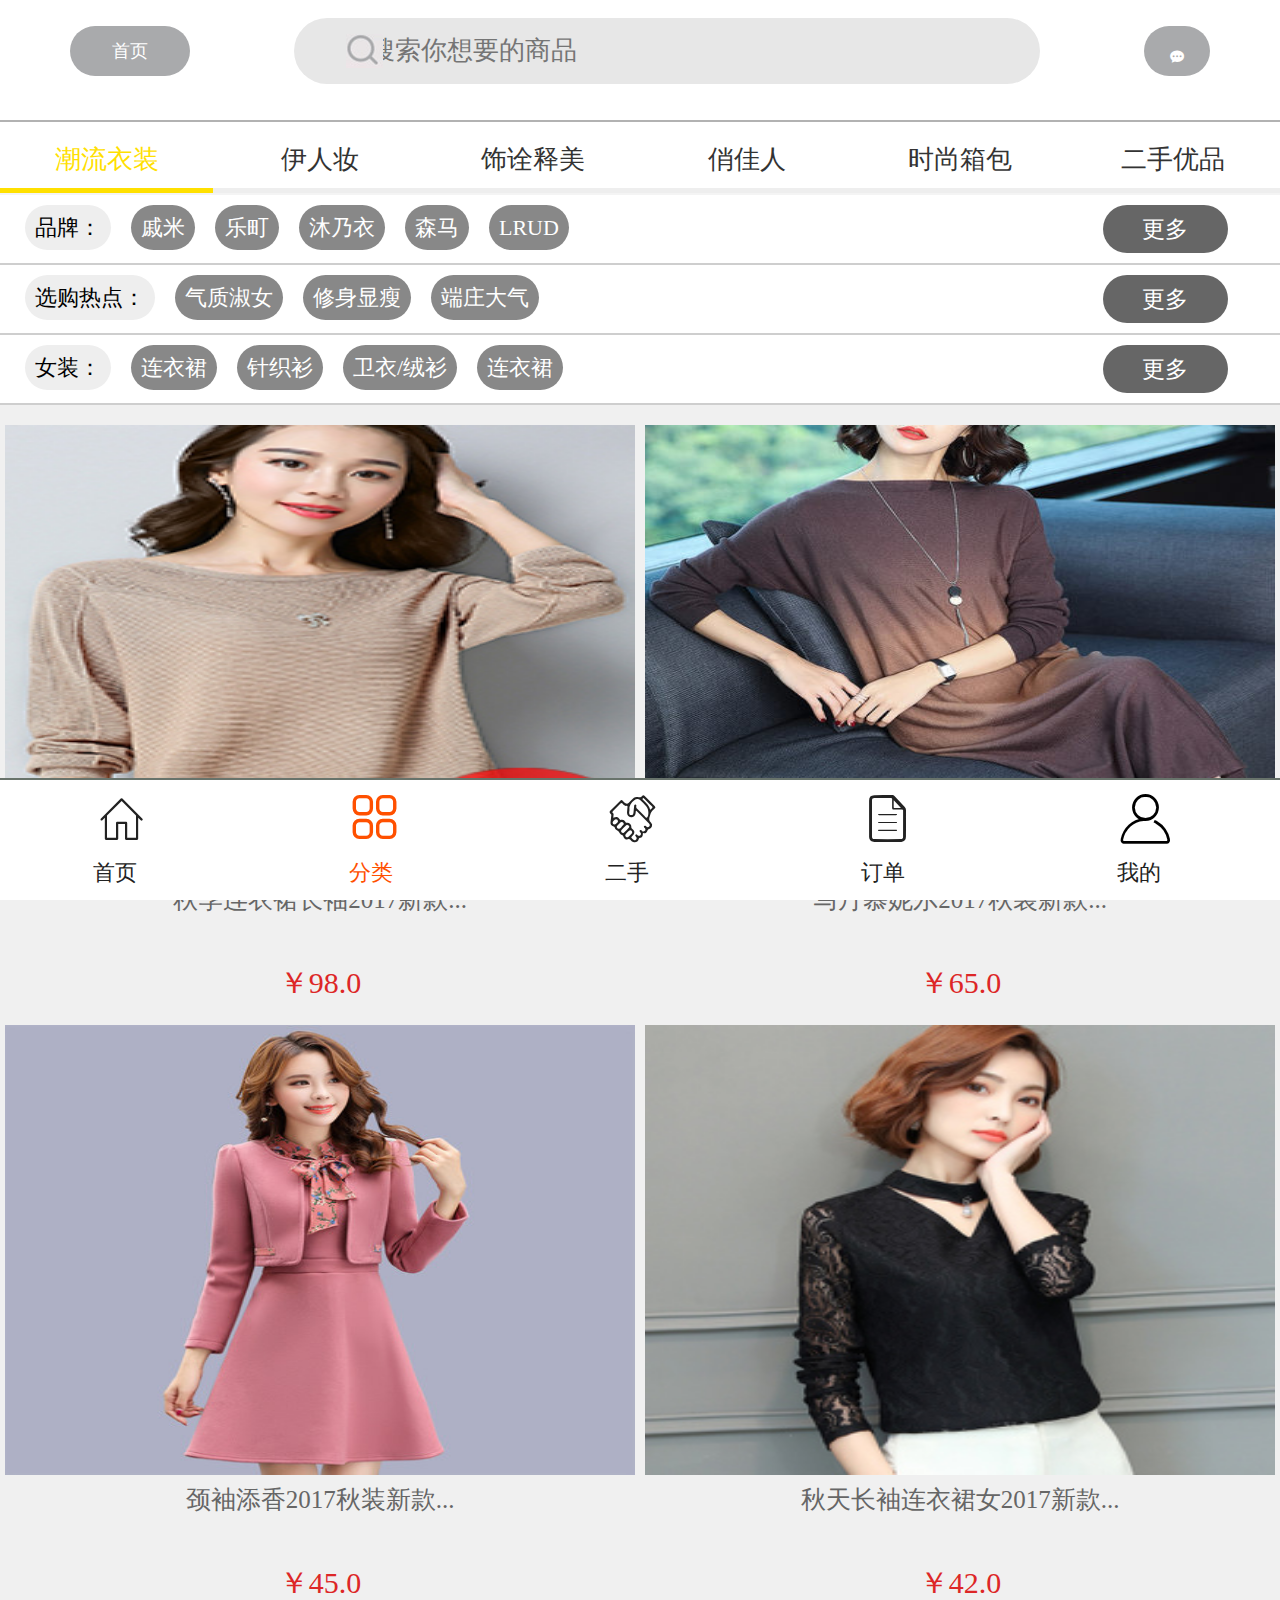
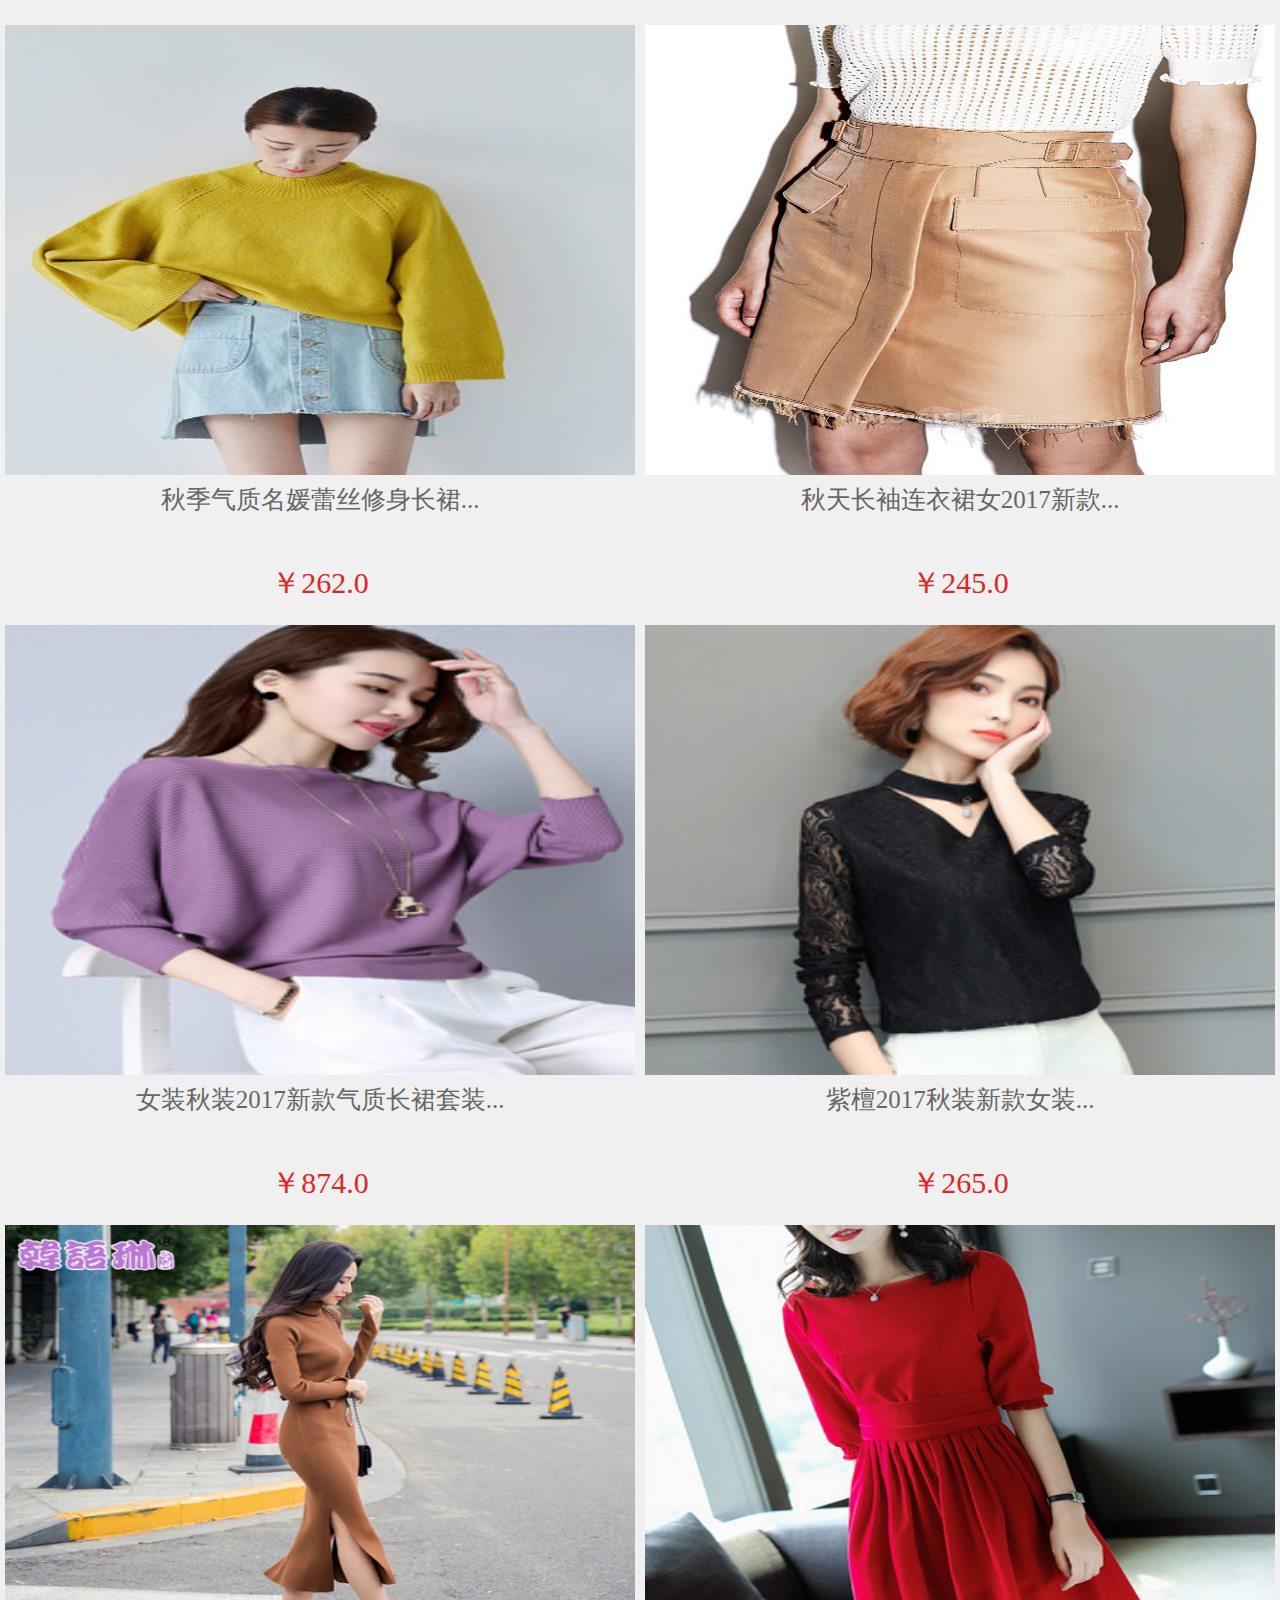
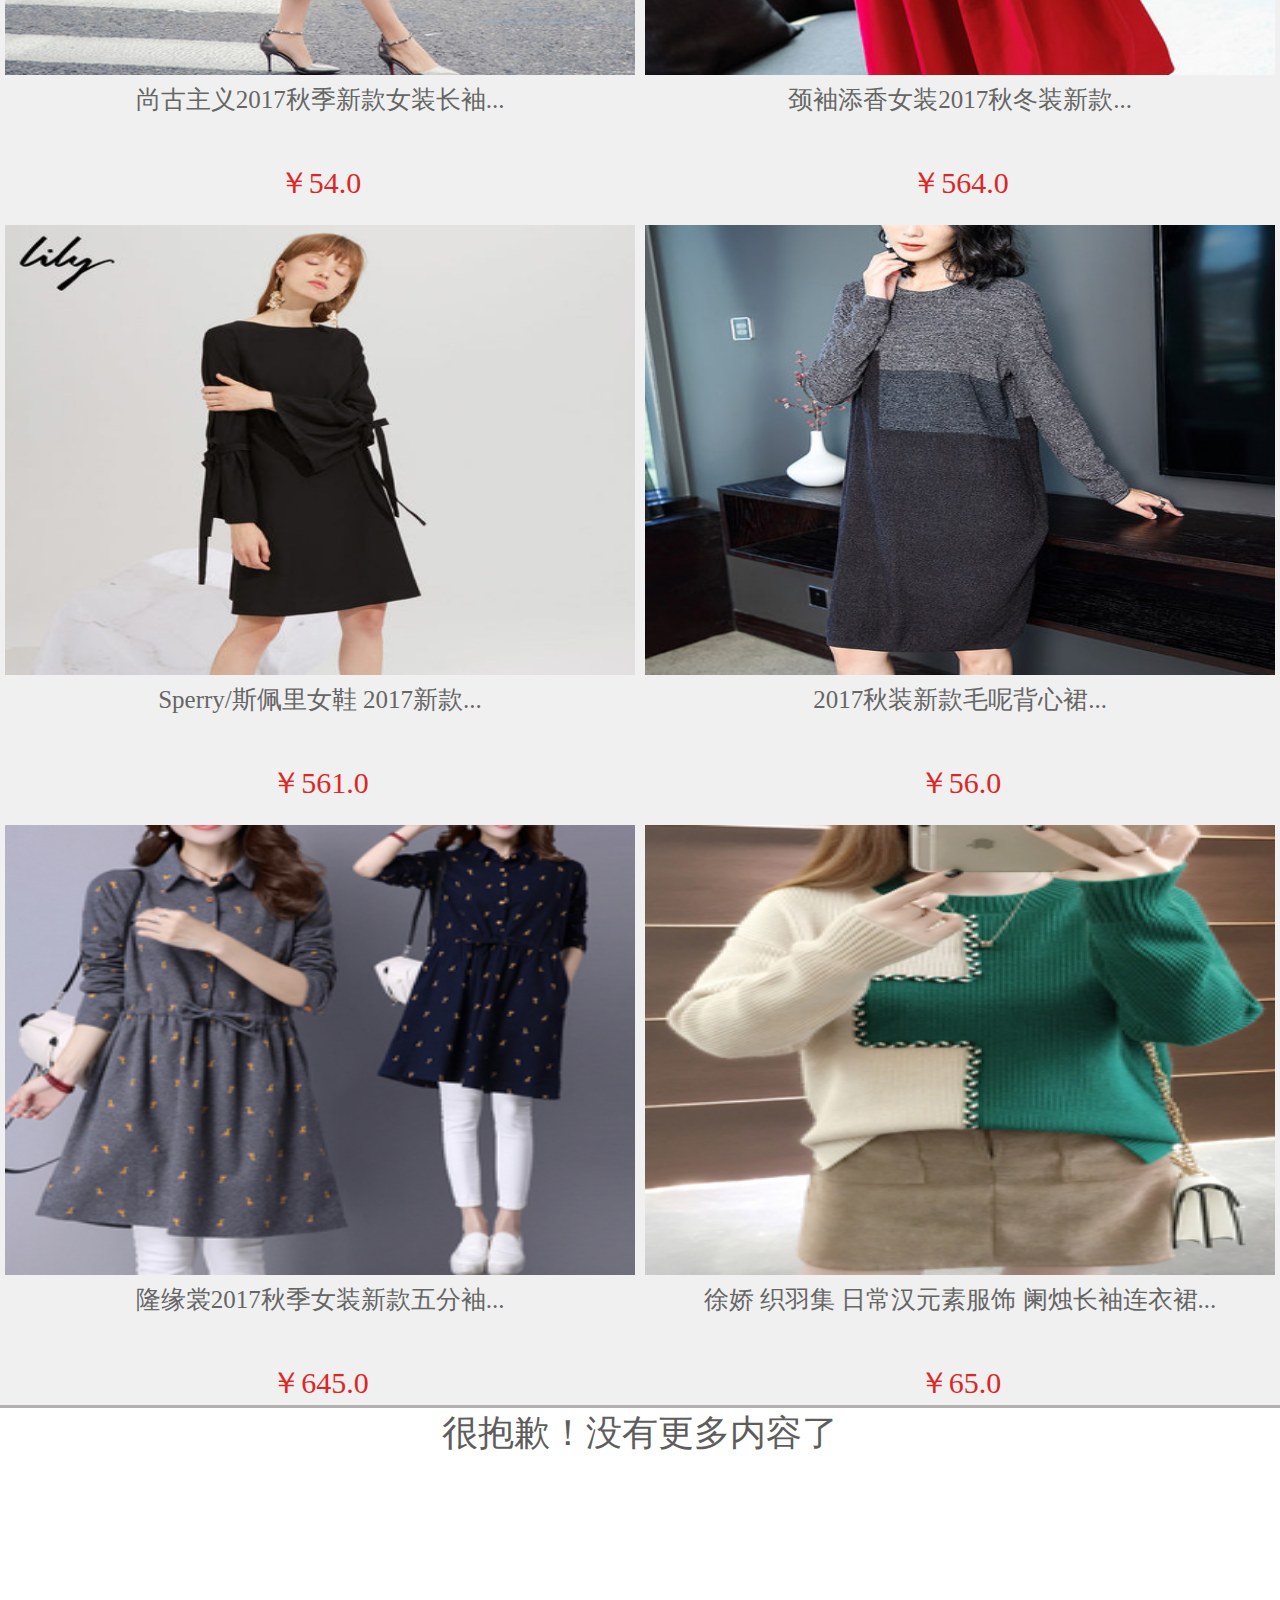
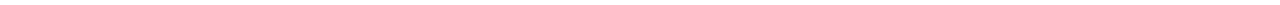
<file: listfu.html>
<!DOCTYPE html>
<html lang="en">
<!-- 头部开始 -->
<head>
	<meta charset="UTF-8">
	<meta name="viewport" content="width=device-width">
	<title>分类页</title>
	<link rel="stylesheet" href="css/listfu.css">
	<link rel="stylesheet" href="iconfont/iconfont.css">
	<script src="js/rem.js"></script>
	<link rel="shortcut icon" href="img/tou.jpg">
</head>
<body>
<!-- 头部开始 -->
<section class="header-box">
	<section class="toubu-left">首页
	</section>
	<button type="button">
		<img src="img/t1.png" alt="">
	</button>
	<input type="text" class="header-input" placeholder="搜索你想要的商品">
	<a href="" class="toubu-right">
		<i class="iconfont icon-xinxi1"></i>
	</a>
</section>
<!-- 头部结束 -->
<!-- 导航开始 -->
<section class="daohang-box">
	<ul class="daolist">
		<li><a href="">潮流衣装</a></li>
		<li><a href="">伊人妆</a></li>
		<li><a href="">饰诠释美</a></li>
		<li><a href="">俏佳人</a></li>
		<li><a href="">时尚箱包</a></li>
		<li><a href="">二手优品</a></li>
	</ul>
</section>
<!-- 导航结束 -->
<!-- 删选开始 -->
<section class="shx">
	<ul class="shx-list">
		<li>品牌：</li>
		<li>戚米</li>
		<li>乐町</li>
		<li>沐乃衣</li>
		<li>森马</li>
		<li>LRUD</li>
	</ul>
	<section class="shx-geng">更多</section>
</section>
<section class="shx">
	<ul class="shx-list">
		<li>选购热点：</li>
		<li>气质淑女</li>
		<li>修身显瘦</li>
		<li>端庄大气</li>
	</ul>
	<section class="shx-geng">更多</section>
</section>
<section class="shx">
	<ul class="shx-list">
		<li>女装：</li>
		<li>连衣裙</li>
		<li>针织衫</li>
		<li>卫衣/绒衫</li>
		<li>连衣裙</li>
	</ul>
	<section class="shx-geng">更多</section>
</section>
<!-- 删选结束 -->
<!-- 商品列表开始 -->
<section class="fuzh">
	<ul class="fuzh-bottom cn1">
		<li>
			<a href="">
				<section class="fu-img">
					<img src="img/nv11.jpg" alt="">
				</section>				
				<section  class="cain-bottext1 cn2">秋季连衣裙长袖2017新款...</section>
				<section  class="cain-bottext2 cn3">￥98.0</section>
			</a>
		</li>
		<li>
			<a href="">
				<section class="fu-img">
					<img src="img/nv12.jpg" alt="">
				</section>				
				<section  class="cain-bottext1 cn2">马丹慕妮尔2017秋装新款...</section>
				<section  class="cain-bottext2 cn3">￥65.0</section>
			</a>
		</li>
	</ul>
	<ul class="fuzh-bottom cn1">
		<li>
			<a href="">
				<section class="fu-img">
					<img src="img/nv13.jpg" alt="">
				</section>				
				<section  class="cain-bottext1 cn2">颈袖添香2017秋装新款...</section>
				<section  class="cain-bottext2 cn3">￥45.0</section>
			</a>
		</li>
		<li>
			<a href="">
				<section class="fu-img">
					<img src="img/nv14.jpg" alt="">
				</section>				
				<section  class="cain-bottext1 cn2">秋天长袖连衣裙女2017新款...</section>
				<section  class="cain-bottext2 cn3">￥42.0</section>
			</a>
		</li>
	</ul>
	<ul class="fuzh-bottom cn1">
		<li>
			<a href="">
				<section class="fu-img">
					<img src="img/nv1.jpg" alt="">
				</section>				
				<section  class="cain-bottext1 cn2">秋季气质名媛蕾丝修身长裙...</section>
				<section  class="cain-bottext2 cn3">￥262.0</section>
			</a>
		</li>
		<li>
			<a href="">
				<section class="fu-img">
					<img src="img/nv2.jpg" alt="">
				</section>				
				<section  class="cain-bottext1 cn2">秋天长袖连衣裙女2017新款...</section>
				<section  class="cain-bottext2 cn3">￥245.0</section>
			</a>
		</li>
	</ul>
	<ul class="fuzh-bottom cn1">
		<li>
			<a href="">
				<section class="fu-img">
					<img src="img/nv15.jpg" alt="">
				</section>				
				<section  class="cain-bottext1 cn2">女装秋装2017新款气质长裙套装...</section>
				<section  class="cain-bottext2 cn3">￥874.0</section>
			</a>
		</li>
		<li>
			<a href="">
				<section class="fu-img">
					<img src="img/nv14.jpg" alt="">
				</section>				
				<section  class="cain-bottext1 cn2">紫檀2017秋装新款女装...</section>
				<section  class="cain-bottext2 cn3">￥265.0</section>
			</a>
		</li>
	</ul>
	<ul class="fuzh-bottom cn1">
		<li>
			<a href="">
				<section class="fu-img">
					<img src="img/nv5.jpg" alt="">
				</section>				
				<section  class="cain-bottext1 cn2">尚古主义2017秋季新款女装长袖...</section>
				<section  class="cain-bottext2 cn3">￥54.0</section>
			</a>
		</li>
		<li>
			<a href="">
				<section class="fu-img">
					<img src="img/nv6.jpg" alt="">
				</section>				
				<section  class="cain-bottext1 cn2">颈袖添香女装2017秋冬装新款...</section>
				<section  class="cain-bottext2 cn3">￥564.0</section>
			</a>
		</li>
	</ul>
	<ul class="fuzh-bottom cn1">
		<li>
			<a href="">
				<section class="fu-img">
					<img src="img/nv7.jpg" alt="">
				</section>				
				<section  class="cain-bottext1 cn2">Sperry/斯佩里女鞋 2017新款...</section>
				<section  class="cain-bottext2 cn3">￥561.0</section>
			</a>
		</li>
		<li>
			<a href="">
				<section class="fu-img">
					<img src="img/nv8.jpg" alt="">
				</section>				
				<section  class="cain-bottext1 cn2">2017秋装新款毛呢背心裙...</section>
				<section  class="cain-bottext2 cn3">￥56.0</section>
			</a>
		</li>
	</ul>
	<ul class="fuzh-bottom cn1">
		<li>
			<a href="">
				<section class="fu-img">
					<img src="img/nv9.jpg" alt="">
				</section>				
				<section  class="cain-bottext1 cn2">隆缘裳2017秋季女装新款五分袖...</section>
				<section  class="cain-bottext2 cn3">￥645.0</section>
			</a>
		</li>
		<li>
			<a href="">
				<section class="fu-img">
					<img src="img/nv10.jpg" alt="">
				</section>				
				<section  class="cain-bottext1 cn2">徐娇 织羽集 日常汉元素服饰 阑烛长袖连衣裙...</section>
				<section  class="cain-bottext2 cn3">￥65.0</section>
			</a>
		</li>
	</ul>
</section>
<div class="end">很抱歉！没有更多内容了</div>
<!-- 商品列表结束 -->
<!-- 结束开始 -->
<footer class="box">
	<a href="index.html" class="footer-list">
		<footer class="nav">
			<i class="iconfont icon-shouye"></i>
		</footer>
		<footer class="text j1">首页</footer>
	</a>
	<a href="listfu.html" class="footer-list">
		<footer class="nav">
			<i class="iconfont icon-leimupinleifenleileibie"></i>
		</footer>
		<footer class="text">分类</footer>
	</a>
	<a href="lister.html" class="footer-list">
		<footer class="nav">
			<i class="iconfont icon-ershou"></i>
		</footer>
		<footer class="text">二手</footer>
	</a>
	<a href="" class="footer-list">
		<footer class="nav">
			<i class="iconfont icon-dingdan"></i>
		</footer>
		<footer class="text">订单</footer>
	</a>
	<a href="" class="footer-list">
		<footer class="nav">
			<i class="iconfont icon-wode"></i>
		</footer>
		<footer class="text">我的</footer>
	</a>
</footer>
<!-- 结束结束 -->
</body>
</html>
</file>
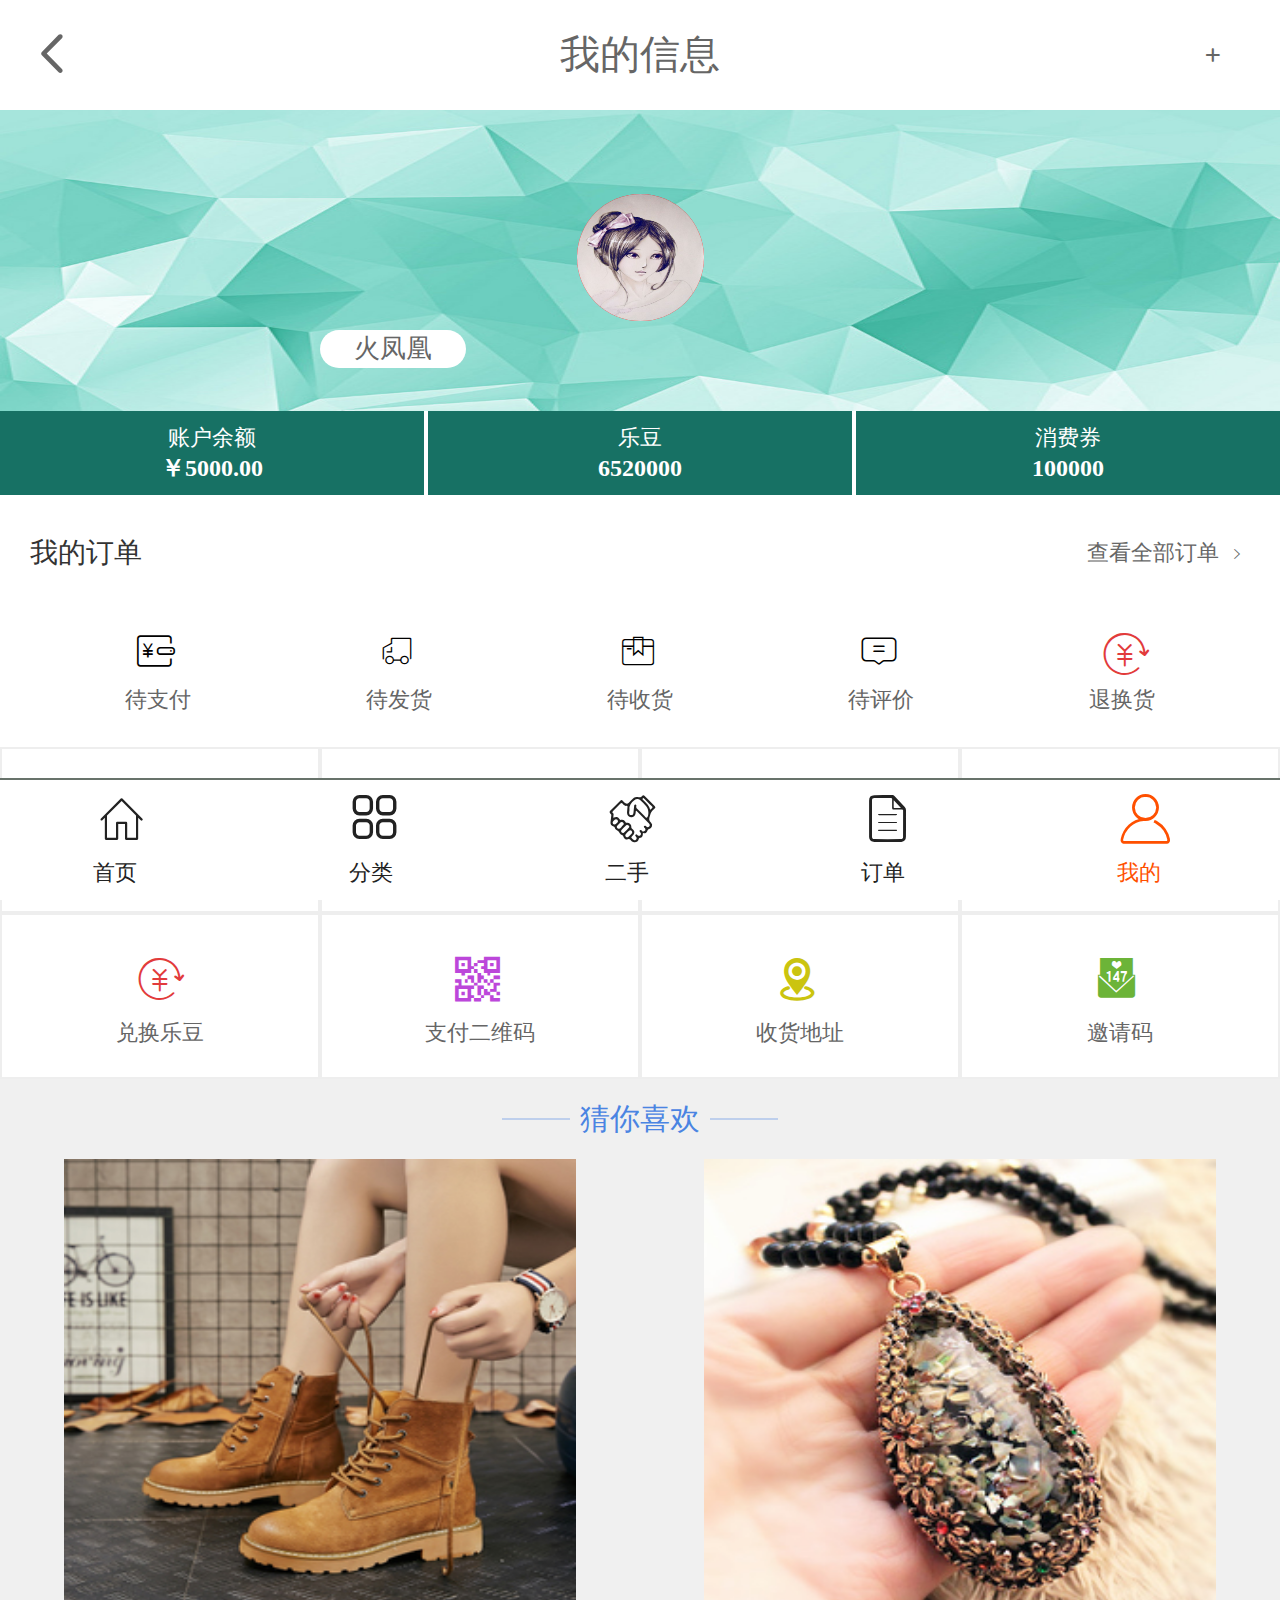
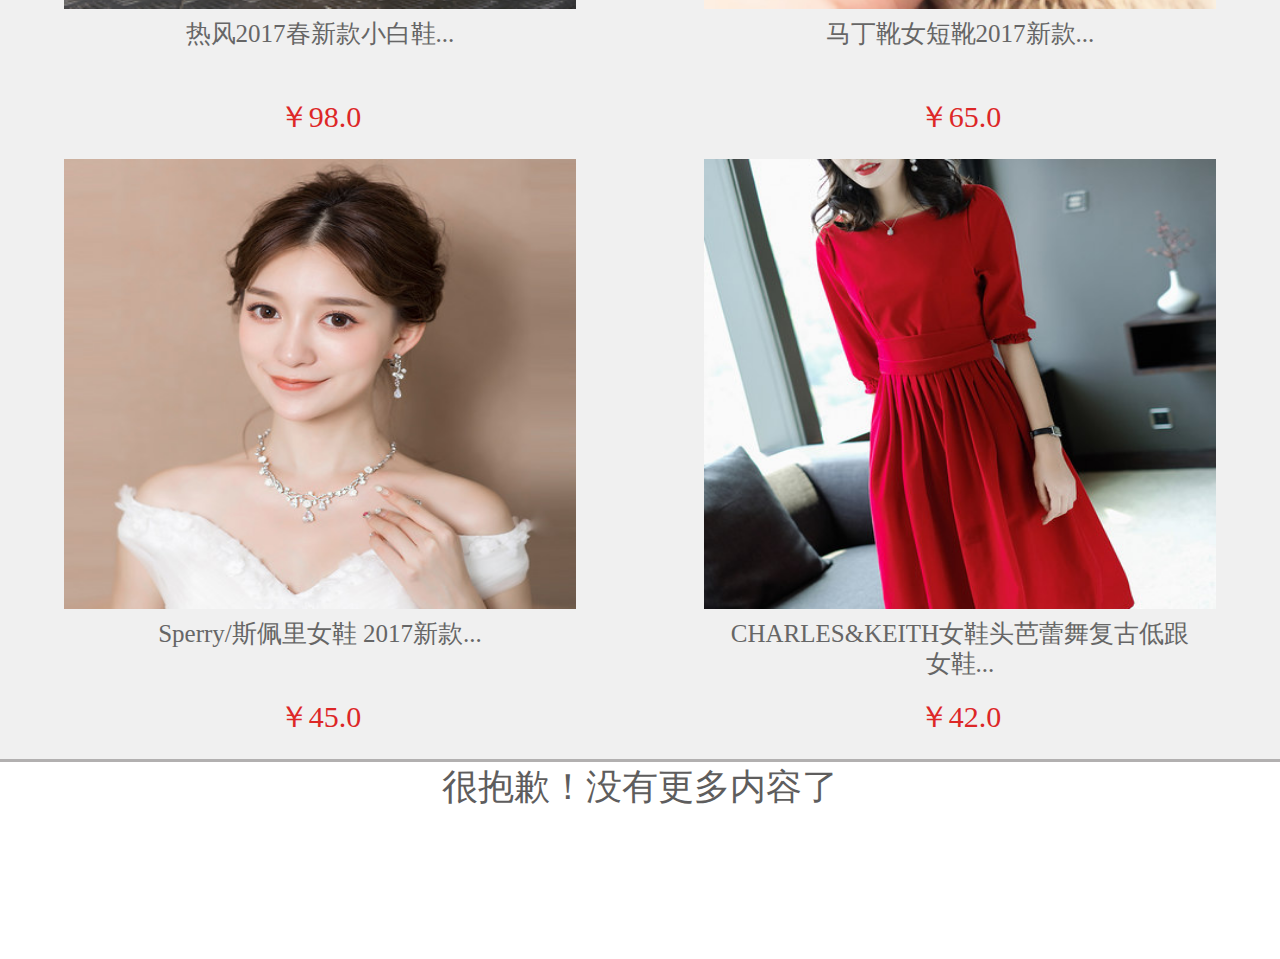
<file: wode.html>
<!DOCTYPE html>
<html lang="en">
<head>
	<meta charset="UTF-8">
	<meta name="viewport" content="width=device-width">
	<title>我的</title>
	<link rel="stylesheet" href="css/wode.css">
	<script src="js/rem.js"></script>
	<link rel="stylesheet" href="iconfont/iconfont.css">
	<link rel="shortcut icon" href="img/tou.jpg">
</head>
<body>	
<!-- 导航开始 -->
<section class="daohang">
	<a href="index.html" class="daohang-left">
		<i class="iconfont icon-iconxiangzuo"></i>
	</a>
	<section class="daohang-shp">我的信息</section>
	<a href="" class="daohang-left">
		<i class="iconfont icon-dakai"></i>
	</a>
</section>
<!-- 导航结束 -->
<!-- 个人信息开始 -->
<section class="gerenxinxi">
	<img src="img/jihe.jpg" alt="">
	<a href="geren.html" class="ger-pic">
		<img src="img/tou.jpg" alt="">
	</a>
	<a href="" class="ger-ming">火凤凰</a>
	<section class="cku">
		<a href="" class="zhhulist">
			<p>账户余额</p>
			<p>￥5000.00</p>
		</a>
		<a href="" class="zhhulist">
			<p>乐豆</p>
			<p>6520000</p>
		</a>
		<a href="" class="zhhulist">
			<p>消费券</p>
			<p>100000</p>
		</a>
	</section>
</section>
<!-- 个人信息结束 -->
<!-- 我的订单开始 -->
<section class="dingd">
	<section class="dingd-left">我的订单</section>
	<a href="" class="dingd-left">
		<section class="dingd-wenzi">
			<i class="iconfont icon-xiangyou"></i>
		</section>
		<section class="dingd-wenzi">查看全部订单</section>
	</a>
</section>
<!-- 我的订单结束 -->
<!-- 我的订单 -->
<ul class="wddd">
	<li>
		<a href="">
			<section class="wddd-icon">
				<i class="iconfont icon-daizhifu"></i>
			</section>
			<section class="wddd-wenzi">待支付</section>
		</a>
	</li>
	<li>
		<a href="">
			<section class="wddd-icon">
				<i class="iconfont icon-daifahuo"></i>
			</section>
			<section class="wddd-wenzi">待发货</section>
		</a>
	</li>
	<li>
		<a href="">
			<section class="wddd-icon">
				<i class="iconfont icon-daishouhuo-copy"></i>
			</section>
			<section class="wddd-wenzi">待收货</section>
		</a>
	</li>
	<li>
		<a href="">
			<section class="wddd-icon">
				<i class="iconfont icon-daipingjia"></i>
			</section>
			<section class="wddd-wenzi">待评价</section>
		</a>
	</li>
	<li>
		<a href="">
			<section class="wddd-icon">
				<i class="iconfont icon-tuihuanhuo"></i>
			</section>
			<section class="wddd-wenzi">退换货</section>
		</a>
	</li>
</ul>
<!-- 我的订单 -->
<!-- 其它功能开始 -->
<ul class="gn">
	<li>
		<a href="">
			<section class="gn-icon">
				<i class="iconfont icon-huiyuan"></i>
			</section>
			<section class="gn-wenzi">我的会员</section>
		</a>
	</li>
	<li>
		<a href="">
			<section class="gn-icon">
				<i class="iconfont icon-ledou"></i>
			</section>
			<section class="gn-wenzi">我的乐豆</section>
		</a>
	</li>
	<li>
		<a href="">
			<section class="gn-icon">
				<i class="iconfont icon-wodepingjia"></i>
			</section>
			<section class="gn-wenzi">我的评价</section>
		</a>
	</li>
	<li>
		<a href="">
			<section class="gn-icon">
				<i class="iconfont  icon-account"></i>
			</section>
			<section class="gn-wenzi">我的账户</section>
		</a>
	</li>
	<li>
		<a href="">
			<section class="gn-icon">
				<i class="iconfont icon-tuihuanhuo"></i>
			</section>
			<section class="gn-wenzi">兑换乐豆</section>
		</a>
	</li>
	<li>
		<a href="">
			<section class="gn-icon">
				<i class="iconfont icon-erweima-pc-off"></i>
			</section>
			<section class="gn-wenzi">支付二维码</section>
		</a>
	</li>
	<li>
		<a href="">
			<section class="gn-icon">
				<i class="iconfont icon-dizhi"></i>
			</section>
			<section class="gn-wenzi">收货地址</section>
		</a>
	</li>
	<li>
		<a href="">
			<section class="gn-icon">
				<i class="iconfont icon-yaoqingma"></i>
			</section>
			<section class="gn-wenzi">邀请码</section>
		</a>
	</li>
</ul>
<!-- 其它功能结束 -->
<!-- 美妆开始 -->
<section class="fuzh">
	<section class="fuzh-box">
		<section class="fuzh-left"></section>
		<section class="fuzh-title">猜你喜欢</section>
		<section class="fuzh-left"></section>
	</section>
	<ul class="fuzh-bottom cn1">
		<li>
			<a href="">
				<section class="fu-img">
					<img src="img/nv4.jpg" alt="">
				</section>				
				<section  class="cain-bottext1 cn2">热风2017春新款小白鞋...</section>
				<section  class="cain-bottext2 cn3">￥98.0</section>
			</a>
		</li>
		<li>
			<a href="">
				<section class="fu-img">
					<img src="img/ps5.jpg" alt="">
				</section>				
				<section  class="cain-bottext1 cn2">马丁靴女短靴2017新款...</section>
				<section  class="cain-bottext2 cn3">￥65.0</section>
			</a>
		</li>
		<li>
			<a href="">
				<section class="fu-img">
					<img src="img/ps9.jpg" alt="">
				</section>				
				<section  class="cain-bottext1 cn2">Sperry/斯佩里女鞋 2017新款...</section>
				<section  class="cain-bottext2 cn3">￥45.0</section>
			</a>
		</li>
		<li>
			<a href="">
				<section class="fu-img">
					<img src="img/nv6.jpg" alt="">
				</section>				
				<section  class="cain-bottext1 cn2">CHARLES&KEITH女鞋头芭蕾舞复古低跟女鞋...</section>
				<section  class="cain-bottext2 cn3">￥42.0</section>
			</a>
		</li>
	</ul>
</section>
<div class="end">很抱歉！没有更多内容了</div>
<!-- 美妆结束 -->
<!-- 结束开始 -->
<footer class="box">
	<a href="index.html" class="footer-list">
		<footer class="nav">
			<i class="iconfont icon-shouye"></i>
		</footer>
		<footer class="text j1">首页</footer>
	</a>
	<a href="listfu.html" class="footer-list">
		<footer class="nav">
			<i class="iconfont icon-leimupinleifenleileibie"></i>
		</footer>
		<footer class="text">分类</footer>
	</a>
	<a href="lister.html" class="footer-list">
		<footer class="nav">
			<i class="iconfont icon-ershou"></i>
		</footer>
		<footer class="text">二手</footer>
	</a>
	<a href="dingdan.html" class="footer-list">
		<footer class="nav">
			<i class="iconfont icon-dingdan"></i>
		</footer>
		<footer class="text">订单</footer>
	</a>
	<a href="wode.html" class="footer-list">
		<footer class="nav">
			<i class="iconfont icon-wode"></i>
		</footer>
		<footer class="text">我的</footer>
	</a>
</footer>
<!-- 结束结束 -->
</body>
</html>
</file>
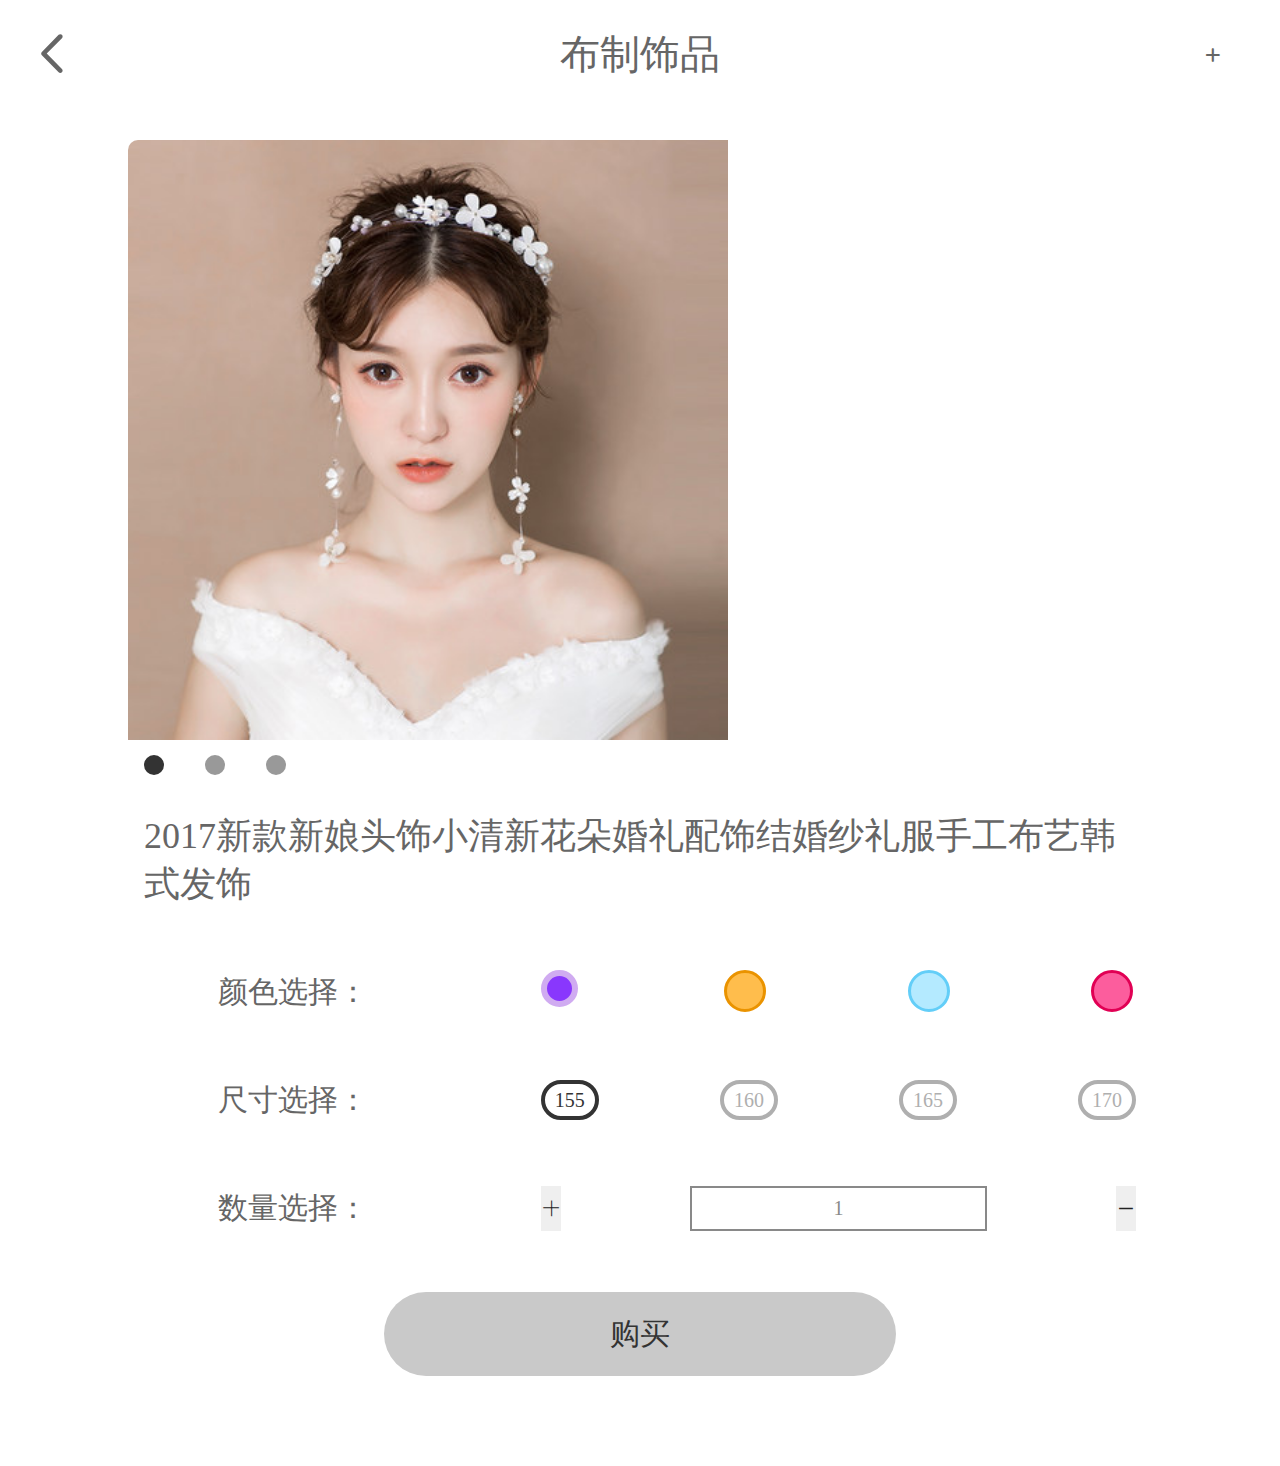
<file: xiangqing.html>
<!DOCTYPE html>
<html lang="en">
<head>
	<meta charset="UTF-8">
	<meta name="viewport" content="width=device-width">
	<title>详情页</title>
	<link rel="stylesheet" href="css/xiangqing.css">
	<script src="js/rem.js"></script>
	<link rel="stylesheet" href="iconfont/iconfont.css">
	<link rel="shortcut icon" href="img/tou.jpg">
</head>
<body>
<!-- 导航开始 -->
<section class="daohang">
	<a href="index.html" class="daohang-left">
		<i class="iconfont icon-iconxiangzuo"></i>
	</a>
	<section class="daohang-shp">布制饰品</section>
	<a href="" class="daohang-left">
		<i class="iconfont icon-dakai"></i>
	</a>
</section>
<!-- 导航结束 -->
<!-- 商品开始 -->
<section class="box">
	<section class="pic">
		<ul class="picbox">
			<li><a href=""><img src="img/ps10.jpg" alt=""></a></li>
			<li><a href=""><img src="img/ps9.jpg" alt=""></a></li>
			<li><a href=""><img src="img/ps10.jpg" alt=""></a></li>
		</ul>
	</section>
	<ul class="pic-list">
		<li></li>
		<li></li>
		<li></li>
	</ul>
	<section class="shpming">2017新款新娘头饰小清新花朵婚礼配饰结婚纱礼服手工布艺韩式发饰</section>
	<section class="yansebox">
		<section class="yanse-left">颜色选择：</section>
		<ul class="yanse-right">
			<li>
				<section class="an"></section>
			</li>
			<li>
				<section class="an"></section>
			</li>
			<li>
				<section class="an"></section>
			</li>
			<li>
				<section class="an"></section>
			</li>
		</ul>
	</section>
	<section class="yansebox">
		<section class="yanse-left">尺寸选择：</section>
		<ul class="chic-right">
			<li>
				<section class="an1">155</section>
			</li>
			<li>
				<section class="an1">160</section>
			</li>
			<li>
				<section class="an1">165</section>
			</li>
			<li>
				<section class="an1">170</section>
			</li>
		</ul>
	</section>
	<section class="yansebox">
		<section class="yanse-left">数量选择：</section>
		<section class="shul-right">
			<button>
				<i class="iconfont icon-jia"></i>
			</button>
			<section class="shul-shu">1</section>
			<button>
				<i class="iconfont icon-jian"></i>
			</button>
		</section>
	</section>
	<section class="queren">
		<button>
			<a href="">购买</a>
		</button>
	</section>
</section>
<!-- 商品结束 -->
</body>
</html>
</file>
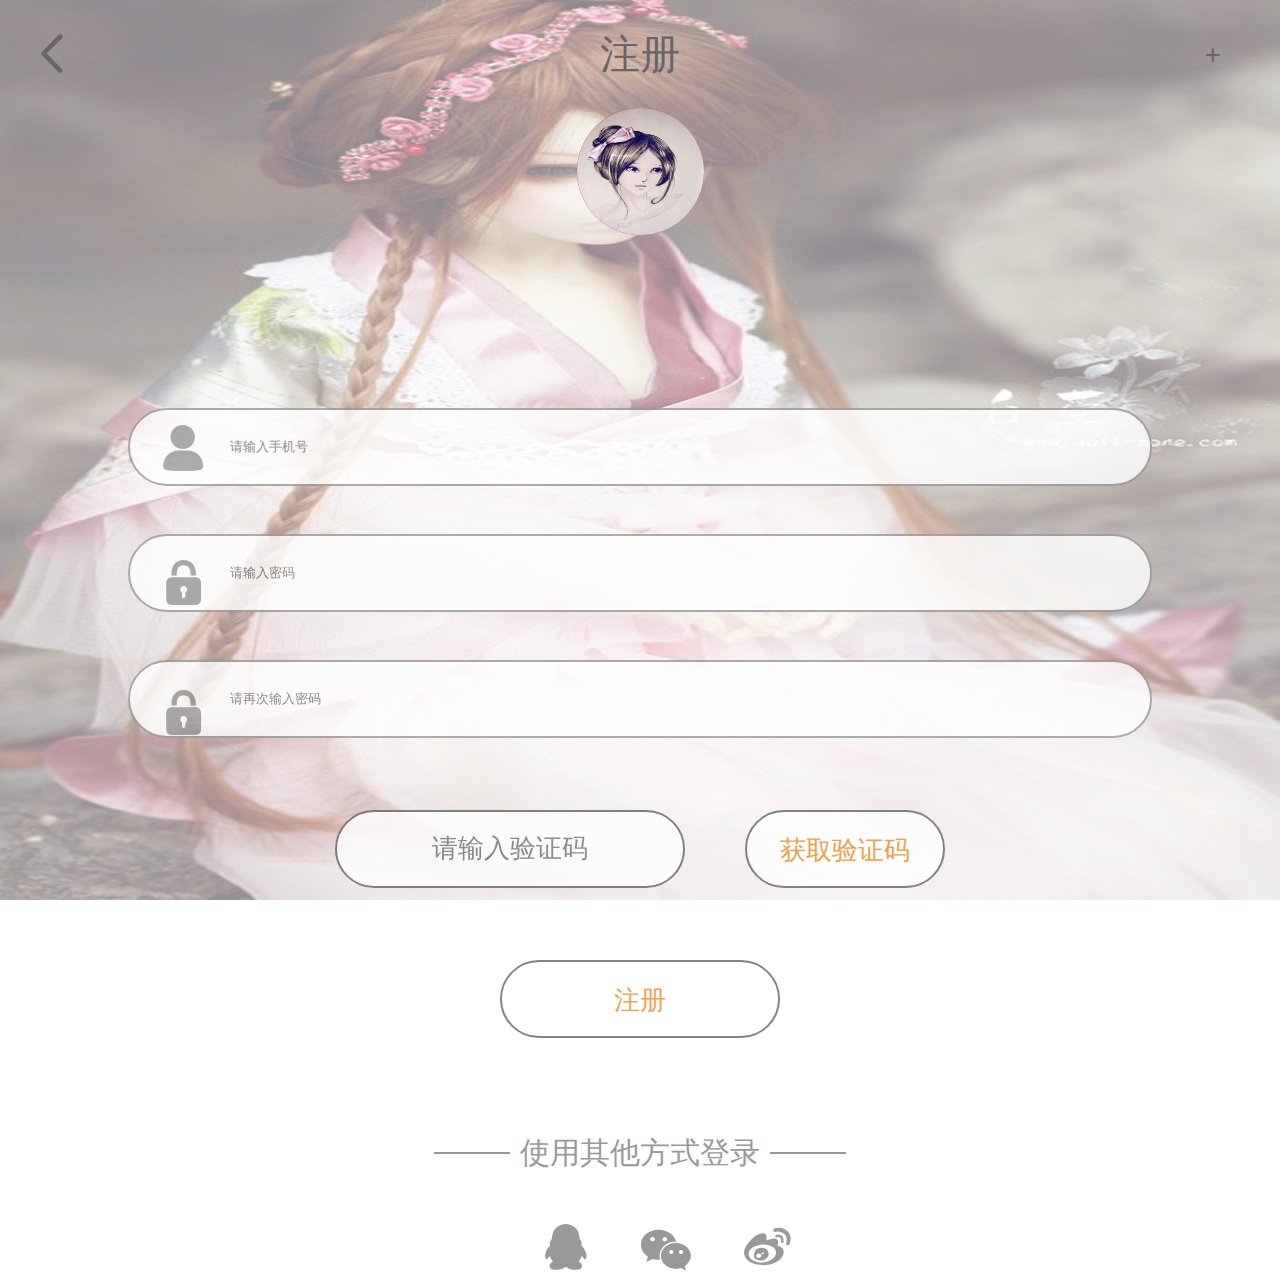
<file: zhuce.html>
<!DOCTYPE html>
<html lang="en">
<head>
	<meta charset="UTF-8">
	<meta name="viewport" content="width=device-width">
	<title>注册页面</title>
	<link rel="stylesheet" href="css/zhuce.css">
	<script src="js/rem.js"></script>
	<link rel="stylesheet" href="iconfont/iconfont.css">
	<link rel="shortcut icon" href="img/tou.jpg">
</head>
<body>
<section class="beijing">
	<img src="img/beijing.jpg" alt="">
	<section class="zhezhao"></section>
</section>
<!-- 导航开始 -->
<section class="daohang">
	<a href="index.html" class="daohang-left">
		<i class="iconfont icon-iconxiangzuo"></i>
	</a>
	<section class="daohang-shp">注册</section>
	<a href="" class="daohang-left">
		<i class="iconfont icon-dakai"></i>
	</a>
</section>
<!-- 导航结束 -->
<!-- 登录开始 -->
<section class="denglu-box">
	<a href="" class="ger-pic">
		<img src="img/tou.jpg" alt="">
	</a>
</section>
<!-- 登录结束 -->
<!-- input开始 -->
<form action="" class="input">
	<input type="text" class="yonghuming" placeholder="请输入手机号">
	<section class="yonghu">
		<i class="iconfont icon-yonghu"></i>
	</section>
	<input type="text" class="yonghuming" placeholder="请输入密码">
	<section class="yonghu">
		<i class="iconfont icon-mima01"></i>
	</section>
	<input type="text" class="yonghuming" placeholder="请再次输入密码">
	<section class="yonghu n1">
		<i class="iconfont icon-mima01" ></i>
	</section>
	<section class="button">
		<input type="text" class="button-son"placeholder="请输入验证码">
		<button>获取验证码</button>
	</section>
	<main>
		<button>
			<a href="geren.html">注册</a>
		</button>
	</main>
</form>
<!-- input结束 -->
<section class="fuzh-box">
	<section class="fuzh-left"></section>
	<section class="fuzh-title">使用其他方式登录</section>
	<section class="fuzh-left"></section>
</section>
<ul class="sanfang">
	<li><a href="">
		<i class="iconfont icon-iconfontqq1"></i>
	</a></li>
	<li><a href="">
		<i class="iconfont icon-weixin"></i>
	</a></li>
	<li><a href="">
		<i class="iconfont icon-weibo"></i>
	</a></li>
</ul>
</body>
</html>
</file>
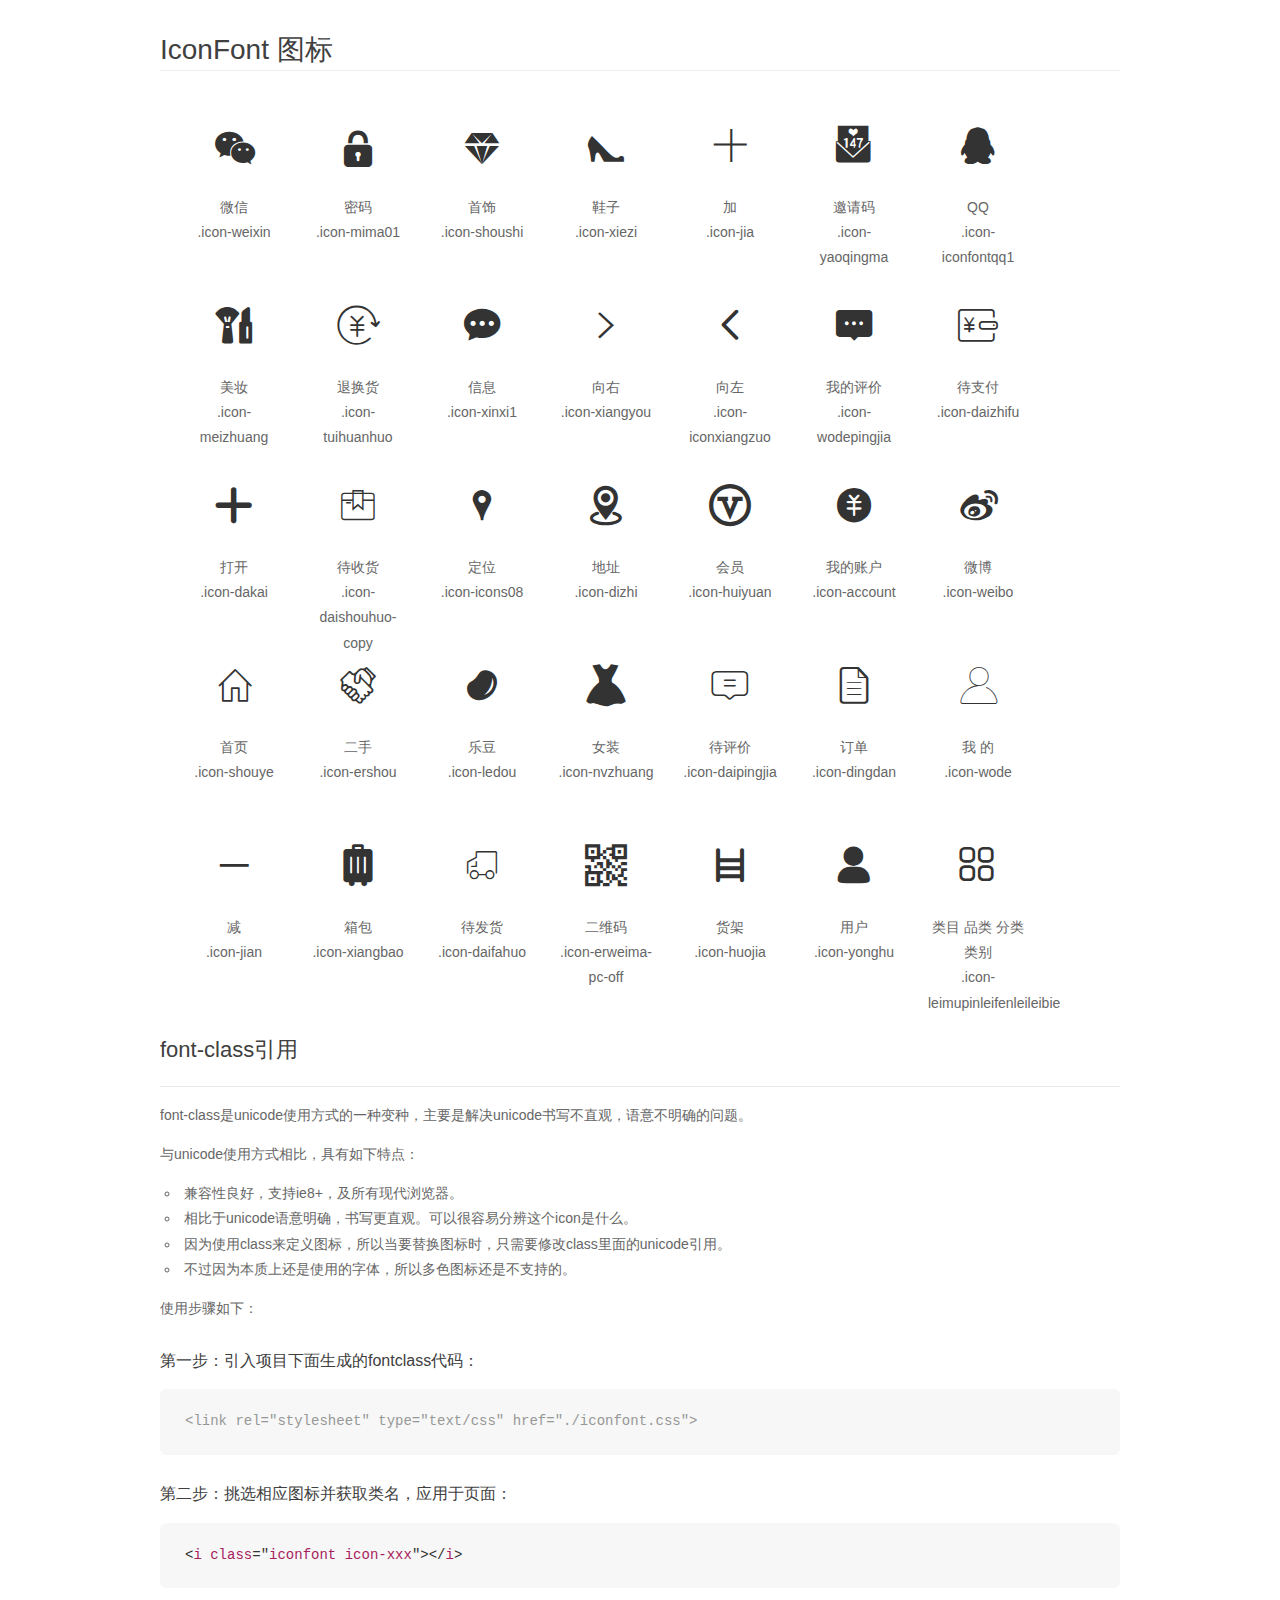
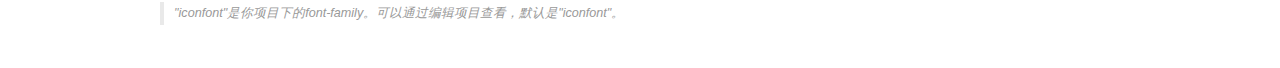
<file: iconfont/demo_fontclass.html>
<!DOCTYPE html>
<html>
<head>
    <meta charset="utf-8"/>
    <title>IconFont</title>
    <link rel="stylesheet" href="demo.css">
    <link rel="stylesheet" href="iconfont.css">
</head>
<body>
    <div class="main markdown">
        <h1>IconFont 图标</h1>
        <ul class="icon_lists clear">
            
                <li>
                <i class="icon iconfont icon-weixin"></i>
                    <div class="name">微信</div>
                    <div class="fontclass">.icon-weixin</div>
                </li>
            
                <li>
                <i class="icon iconfont icon-mima01"></i>
                    <div class="name">密码</div>
                    <div class="fontclass">.icon-mima01</div>
                </li>
            
                <li>
                <i class="icon iconfont icon-shoushi"></i>
                    <div class="name">首饰</div>
                    <div class="fontclass">.icon-shoushi</div>
                </li>
            
                <li>
                <i class="icon iconfont icon-xiezi"></i>
                    <div class="name">鞋子</div>
                    <div class="fontclass">.icon-xiezi</div>
                </li>
            
                <li>
                <i class="icon iconfont icon-jia"></i>
                    <div class="name">加</div>
                    <div class="fontclass">.icon-jia</div>
                </li>
            
                <li>
                <i class="icon iconfont icon-yaoqingma"></i>
                    <div class="name">邀请码</div>
                    <div class="fontclass">.icon-yaoqingma</div>
                </li>
            
                <li>
                <i class="icon iconfont icon-iconfontqq1"></i>
                    <div class="name">QQ</div>
                    <div class="fontclass">.icon-iconfontqq1</div>
                </li>
            
                <li>
                <i class="icon iconfont icon-meizhuang"></i>
                    <div class="name">美妆</div>
                    <div class="fontclass">.icon-meizhuang</div>
                </li>
            
                <li>
                <i class="icon iconfont icon-tuihuanhuo"></i>
                    <div class="name">退换货</div>
                    <div class="fontclass">.icon-tuihuanhuo</div>
                </li>
            
                <li>
                <i class="icon iconfont icon-xinxi1"></i>
                    <div class="name">信息</div>
                    <div class="fontclass">.icon-xinxi1</div>
                </li>
            
                <li>
                <i class="icon iconfont icon-xiangyou"></i>
                    <div class="name">向右</div>
                    <div class="fontclass">.icon-xiangyou</div>
                </li>
            
                <li>
                <i class="icon iconfont icon-iconxiangzuo"></i>
                    <div class="name">向左</div>
                    <div class="fontclass">.icon-iconxiangzuo</div>
                </li>
            
                <li>
                <i class="icon iconfont icon-wodepingjia"></i>
                    <div class="name">我的评价</div>
                    <div class="fontclass">.icon-wodepingjia</div>
                </li>
            
                <li>
                <i class="icon iconfont icon-daizhifu"></i>
                    <div class="name">待支付</div>
                    <div class="fontclass">.icon-daizhifu</div>
                </li>
            
                <li>
                <i class="icon iconfont icon-dakai"></i>
                    <div class="name">打开</div>
                    <div class="fontclass">.icon-dakai</div>
                </li>
            
                <li>
                <i class="icon iconfont icon-daishouhuo-copy"></i>
                    <div class="name">待收货</div>
                    <div class="fontclass">.icon-daishouhuo-copy</div>
                </li>
            
                <li>
                <i class="icon iconfont icon-icons08"></i>
                    <div class="name">定位</div>
                    <div class="fontclass">.icon-icons08</div>
                </li>
            
                <li>
                <i class="icon iconfont icon-dizhi"></i>
                    <div class="name">地址</div>
                    <div class="fontclass">.icon-dizhi</div>
                </li>
            
                <li>
                <i class="icon iconfont icon-huiyuan"></i>
                    <div class="name">会员</div>
                    <div class="fontclass">.icon-huiyuan</div>
                </li>
            
                <li>
                <i class="icon iconfont icon-account"></i>
                    <div class="name">我的账户</div>
                    <div class="fontclass">.icon-account</div>
                </li>
            
                <li>
                <i class="icon iconfont icon-weibo"></i>
                    <div class="name">微博</div>
                    <div class="fontclass">.icon-weibo</div>
                </li>
            
                <li>
                <i class="icon iconfont icon-shouye"></i>
                    <div class="name">首页</div>
                    <div class="fontclass">.icon-shouye</div>
                </li>
            
                <li>
                <i class="icon iconfont icon-ershou"></i>
                    <div class="name">二手</div>
                    <div class="fontclass">.icon-ershou</div>
                </li>
            
                <li>
                <i class="icon iconfont icon-ledou"></i>
                    <div class="name">乐豆</div>
                    <div class="fontclass">.icon-ledou</div>
                </li>
            
                <li>
                <i class="icon iconfont icon-nvzhuang"></i>
                    <div class="name">女装</div>
                    <div class="fontclass">.icon-nvzhuang</div>
                </li>
            
                <li>
                <i class="icon iconfont icon-daipingjia"></i>
                    <div class="name">待评价</div>
                    <div class="fontclass">.icon-daipingjia</div>
                </li>
            
                <li>
                <i class="icon iconfont icon-dingdan"></i>
                    <div class="name">订单</div>
                    <div class="fontclass">.icon-dingdan</div>
                </li>
            
                <li>
                <i class="icon iconfont icon-wode"></i>
                    <div class="name">我 的</div>
                    <div class="fontclass">.icon-wode</div>
                </li>
            
                <li>
                <i class="icon iconfont icon-jian"></i>
                    <div class="name">减</div>
                    <div class="fontclass">.icon-jian</div>
                </li>
            
                <li>
                <i class="icon iconfont icon-xiangbao"></i>
                    <div class="name">箱包</div>
                    <div class="fontclass">.icon-xiangbao</div>
                </li>
            
                <li>
                <i class="icon iconfont icon-daifahuo"></i>
                    <div class="name">待发货</div>
                    <div class="fontclass">.icon-daifahuo</div>
                </li>
            
                <li>
                <i class="icon iconfont icon-erweima-pc-off"></i>
                    <div class="name">二维码</div>
                    <div class="fontclass">.icon-erweima-pc-off</div>
                </li>
            
                <li>
                <i class="icon iconfont icon-huojia"></i>
                    <div class="name">货架</div>
                    <div class="fontclass">.icon-huojia</div>
                </li>
            
                <li>
                <i class="icon iconfont icon-yonghu"></i>
                    <div class="name">用户</div>
                    <div class="fontclass">.icon-yonghu</div>
                </li>
            
                <li>
                <i class="icon iconfont icon-leimupinleifenleileibie"></i>
                    <div class="name">类目 品类 分类 类别</div>
                    <div class="fontclass">.icon-leimupinleifenleileibie</div>
                </li>
            
        </ul>

        <h2 id="font-class-">font-class引用</h2>
        <hr>

        <p>font-class是unicode使用方式的一种变种，主要是解决unicode书写不直观，语意不明确的问题。</p>
        <p>与unicode使用方式相比，具有如下特点：</p>
        <ul>
        <li>兼容性良好，支持ie8+，及所有现代浏览器。</li>
        <li>相比于unicode语意明确，书写更直观。可以很容易分辨这个icon是什么。</li>
        <li>因为使用class来定义图标，所以当要替换图标时，只需要修改class里面的unicode引用。</li>
        <li>不过因为本质上还是使用的字体，所以多色图标还是不支持的。</li>
        </ul>
        <p>使用步骤如下：</p>
        <h3 id="-fontclass-">第一步：引入项目下面生成的fontclass代码：</h3>


        <pre><code class="lang-js hljs javascript"><span class="hljs-comment">&lt;link rel="stylesheet" type="text/css" href="./iconfont.css"&gt;</span></code></pre>
        <h3 id="-">第二步：挑选相应图标并获取类名，应用于页面：</h3>
        <pre><code class="lang-css hljs">&lt;<span class="hljs-selector-tag">i</span> <span class="hljs-selector-tag">class</span>="<span class="hljs-selector-tag">iconfont</span> <span class="hljs-selector-tag">icon-xxx</span>"&gt;&lt;/<span class="hljs-selector-tag">i</span>&gt;</code></pre>
        <blockquote>
        <p>"iconfont"是你项目下的font-family。可以通过编辑项目查看，默认是"iconfont"。</p>
        </blockquote>
    </div>
</body>
</html>
</file>
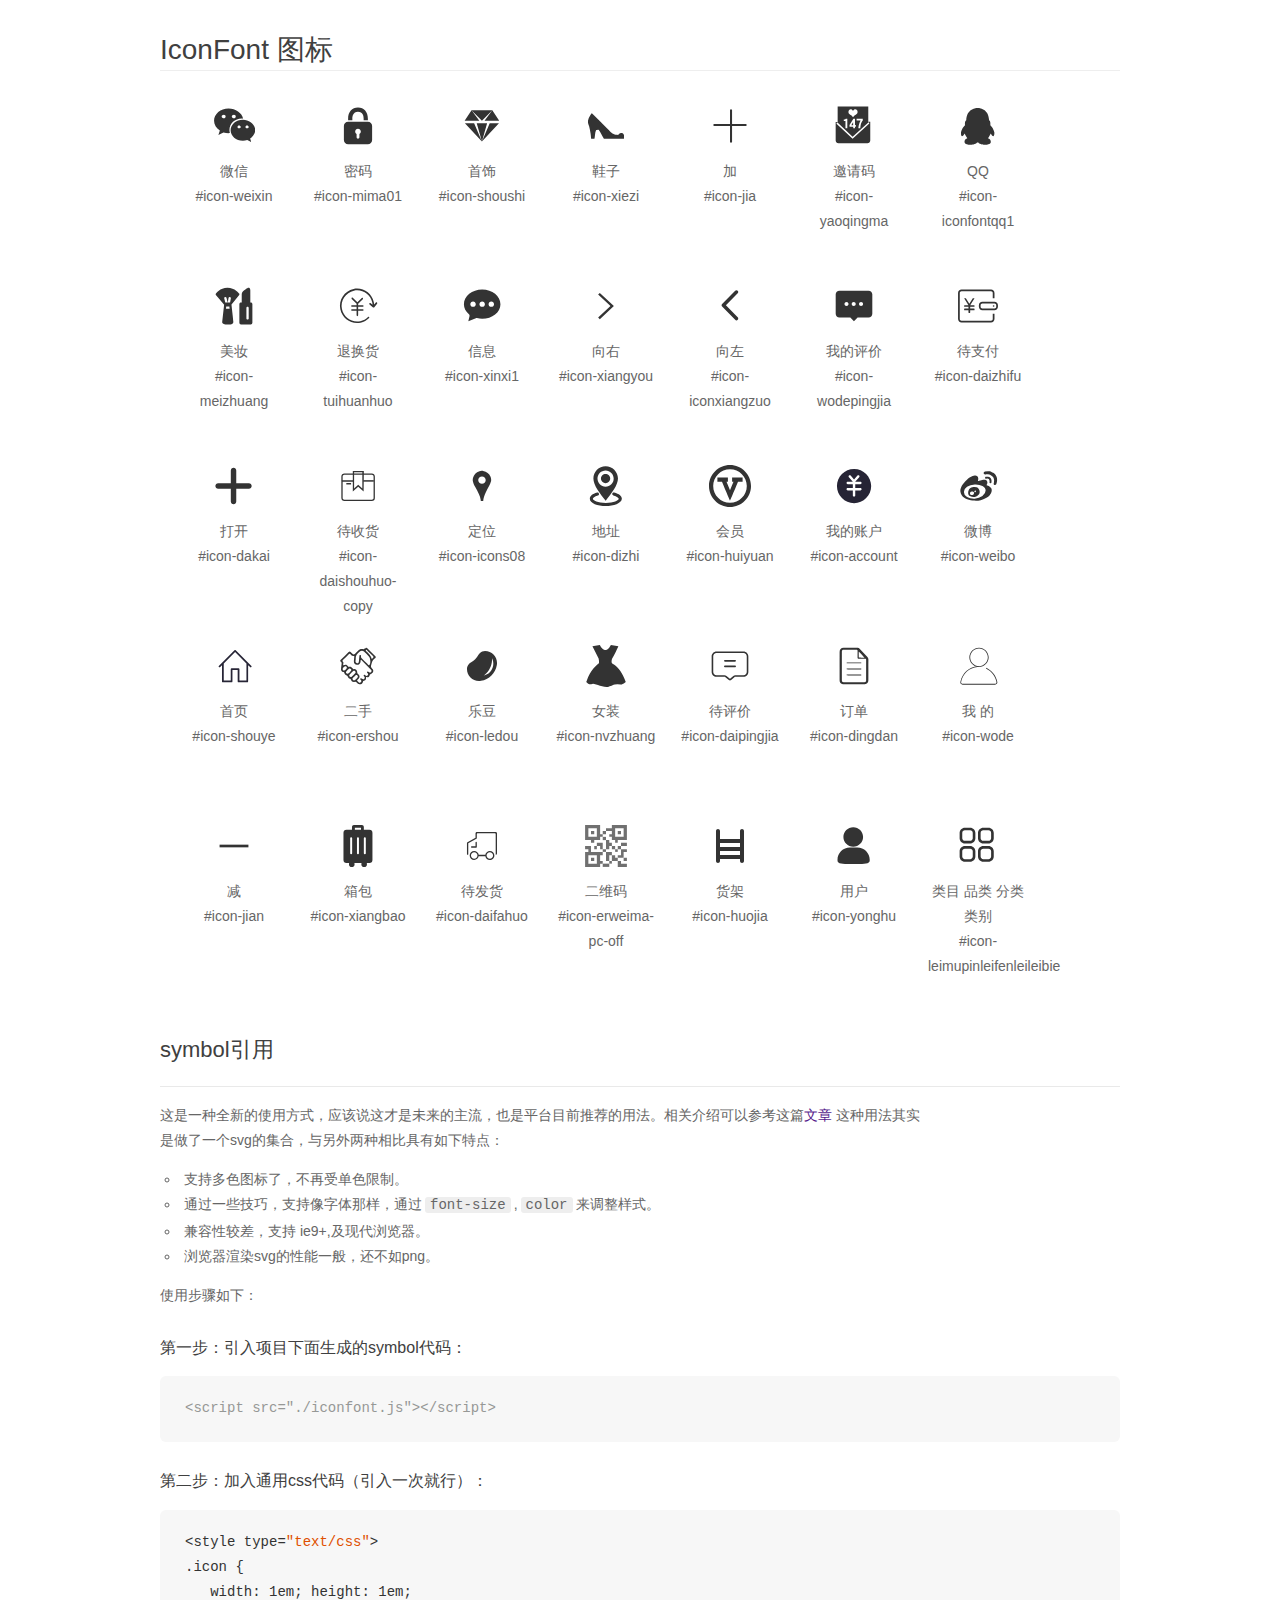
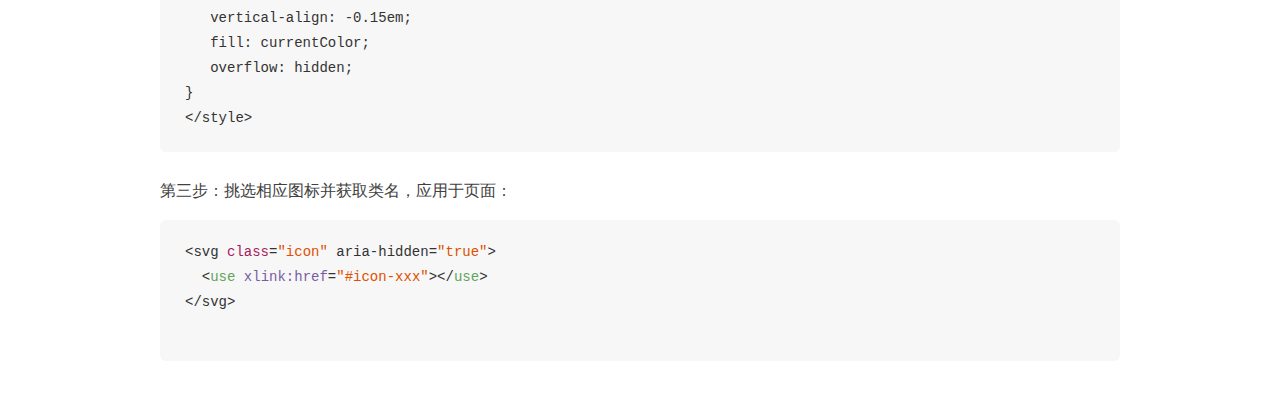
<file: iconfont/demo_symbol.html>
<!DOCTYPE html>
<html>
<head>
    <meta charset="utf-8"/>
    <title>IconFont</title>
    <link rel="stylesheet" href="demo.css">
    <script src="iconfont.js"></script>

    <style type="text/css">
        .icon {
          /* 通过设置 font-size 来改变图标大小 */
          width: 1em; height: 1em;
          /* 图标和文字相邻时，垂直对齐 */
          vertical-align: -0.15em;
          /* 通过设置 color 来改变 SVG 的颜色/fill */
          fill: currentColor;
          /* path 和 stroke 溢出 viewBox 部分在 IE 下会显示
             normalize.css 中也包含这行 */
          overflow: hidden;
        }

    </style>
</head>
<body>
    <div class="main markdown">
        <h1>IconFont 图标</h1>
        <ul class="icon_lists clear">
            
                <li>
                    <svg class="icon" aria-hidden="true">
                        <use xlink:href="#icon-weixin"></use>
                    </svg>
                    <div class="name">微信</div>
                    <div class="fontclass">#icon-weixin</div>
                </li>
            
                <li>
                    <svg class="icon" aria-hidden="true">
                        <use xlink:href="#icon-mima01"></use>
                    </svg>
                    <div class="name">密码</div>
                    <div class="fontclass">#icon-mima01</div>
                </li>
            
                <li>
                    <svg class="icon" aria-hidden="true">
                        <use xlink:href="#icon-shoushi"></use>
                    </svg>
                    <div class="name">首饰</div>
                    <div class="fontclass">#icon-shoushi</div>
                </li>
            
                <li>
                    <svg class="icon" aria-hidden="true">
                        <use xlink:href="#icon-xiezi"></use>
                    </svg>
                    <div class="name">鞋子</div>
                    <div class="fontclass">#icon-xiezi</div>
                </li>
            
                <li>
                    <svg class="icon" aria-hidden="true">
                        <use xlink:href="#icon-jia"></use>
                    </svg>
                    <div class="name">加</div>
                    <div class="fontclass">#icon-jia</div>
                </li>
            
                <li>
                    <svg class="icon" aria-hidden="true">
                        <use xlink:href="#icon-yaoqingma"></use>
                    </svg>
                    <div class="name">邀请码</div>
                    <div class="fontclass">#icon-yaoqingma</div>
                </li>
            
                <li>
                    <svg class="icon" aria-hidden="true">
                        <use xlink:href="#icon-iconfontqq1"></use>
                    </svg>
                    <div class="name">QQ</div>
                    <div class="fontclass">#icon-iconfontqq1</div>
                </li>
            
                <li>
                    <svg class="icon" aria-hidden="true">
                        <use xlink:href="#icon-meizhuang"></use>
                    </svg>
                    <div class="name">美妆</div>
                    <div class="fontclass">#icon-meizhuang</div>
                </li>
            
                <li>
                    <svg class="icon" aria-hidden="true">
                        <use xlink:href="#icon-tuihuanhuo"></use>
                    </svg>
                    <div class="name">退换货</div>
                    <div class="fontclass">#icon-tuihuanhuo</div>
                </li>
            
                <li>
                    <svg class="icon" aria-hidden="true">
                        <use xlink:href="#icon-xinxi1"></use>
                    </svg>
                    <div class="name">信息</div>
                    <div class="fontclass">#icon-xinxi1</div>
                </li>
            
                <li>
                    <svg class="icon" aria-hidden="true">
                        <use xlink:href="#icon-xiangyou"></use>
                    </svg>
                    <div class="name">向右</div>
                    <div class="fontclass">#icon-xiangyou</div>
                </li>
            
                <li>
                    <svg class="icon" aria-hidden="true">
                        <use xlink:href="#icon-iconxiangzuo"></use>
                    </svg>
                    <div class="name">向左</div>
                    <div class="fontclass">#icon-iconxiangzuo</div>
                </li>
            
                <li>
                    <svg class="icon" aria-hidden="true">
                        <use xlink:href="#icon-wodepingjia"></use>
                    </svg>
                    <div class="name">我的评价</div>
                    <div class="fontclass">#icon-wodepingjia</div>
                </li>
            
                <li>
                    <svg class="icon" aria-hidden="true">
                        <use xlink:href="#icon-daizhifu"></use>
                    </svg>
                    <div class="name">待支付</div>
                    <div class="fontclass">#icon-daizhifu</div>
                </li>
            
                <li>
                    <svg class="icon" aria-hidden="true">
                        <use xlink:href="#icon-dakai"></use>
                    </svg>
                    <div class="name">打开</div>
                    <div class="fontclass">#icon-dakai</div>
                </li>
            
                <li>
                    <svg class="icon" aria-hidden="true">
                        <use xlink:href="#icon-daishouhuo-copy"></use>
                    </svg>
                    <div class="name">待收货</div>
                    <div class="fontclass">#icon-daishouhuo-copy</div>
                </li>
            
                <li>
                    <svg class="icon" aria-hidden="true">
                        <use xlink:href="#icon-icons08"></use>
                    </svg>
                    <div class="name">定位</div>
                    <div class="fontclass">#icon-icons08</div>
                </li>
            
                <li>
                    <svg class="icon" aria-hidden="true">
                        <use xlink:href="#icon-dizhi"></use>
                    </svg>
                    <div class="name">地址</div>
                    <div class="fontclass">#icon-dizhi</div>
                </li>
            
                <li>
                    <svg class="icon" aria-hidden="true">
                        <use xlink:href="#icon-huiyuan"></use>
                    </svg>
                    <div class="name">会员</div>
                    <div class="fontclass">#icon-huiyuan</div>
                </li>
            
                <li>
                    <svg class="icon" aria-hidden="true">
                        <use xlink:href="#icon-account"></use>
                    </svg>
                    <div class="name">我的账户</div>
                    <div class="fontclass">#icon-account</div>
                </li>
            
                <li>
                    <svg class="icon" aria-hidden="true">
                        <use xlink:href="#icon-weibo"></use>
                    </svg>
                    <div class="name">微博</div>
                    <div class="fontclass">#icon-weibo</div>
                </li>
            
                <li>
                    <svg class="icon" aria-hidden="true">
                        <use xlink:href="#icon-shouye"></use>
                    </svg>
                    <div class="name">首页</div>
                    <div class="fontclass">#icon-shouye</div>
                </li>
            
                <li>
                    <svg class="icon" aria-hidden="true">
                        <use xlink:href="#icon-ershou"></use>
                    </svg>
                    <div class="name">二手</div>
                    <div class="fontclass">#icon-ershou</div>
                </li>
            
                <li>
                    <svg class="icon" aria-hidden="true">
                        <use xlink:href="#icon-ledou"></use>
                    </svg>
                    <div class="name">乐豆</div>
                    <div class="fontclass">#icon-ledou</div>
                </li>
            
                <li>
                    <svg class="icon" aria-hidden="true">
                        <use xlink:href="#icon-nvzhuang"></use>
                    </svg>
                    <div class="name">女装</div>
                    <div class="fontclass">#icon-nvzhuang</div>
                </li>
            
                <li>
                    <svg class="icon" aria-hidden="true">
                        <use xlink:href="#icon-daipingjia"></use>
                    </svg>
                    <div class="name">待评价</div>
                    <div class="fontclass">#icon-daipingjia</div>
                </li>
            
                <li>
                    <svg class="icon" aria-hidden="true">
                        <use xlink:href="#icon-dingdan"></use>
                    </svg>
                    <div class="name">订单</div>
                    <div class="fontclass">#icon-dingdan</div>
                </li>
            
                <li>
                    <svg class="icon" aria-hidden="true">
                        <use xlink:href="#icon-wode"></use>
                    </svg>
                    <div class="name">我 的</div>
                    <div class="fontclass">#icon-wode</div>
                </li>
            
                <li>
                    <svg class="icon" aria-hidden="true">
                        <use xlink:href="#icon-jian"></use>
                    </svg>
                    <div class="name">减</div>
                    <div class="fontclass">#icon-jian</div>
                </li>
            
                <li>
                    <svg class="icon" aria-hidden="true">
                        <use xlink:href="#icon-xiangbao"></use>
                    </svg>
                    <div class="name">箱包</div>
                    <div class="fontclass">#icon-xiangbao</div>
                </li>
            
                <li>
                    <svg class="icon" aria-hidden="true">
                        <use xlink:href="#icon-daifahuo"></use>
                    </svg>
                    <div class="name">待发货</div>
                    <div class="fontclass">#icon-daifahuo</div>
                </li>
            
                <li>
                    <svg class="icon" aria-hidden="true">
                        <use xlink:href="#icon-erweima-pc-off"></use>
                    </svg>
                    <div class="name">二维码</div>
                    <div class="fontclass">#icon-erweima-pc-off</div>
                </li>
            
                <li>
                    <svg class="icon" aria-hidden="true">
                        <use xlink:href="#icon-huojia"></use>
                    </svg>
                    <div class="name">货架</div>
                    <div class="fontclass">#icon-huojia</div>
                </li>
            
                <li>
                    <svg class="icon" aria-hidden="true">
                        <use xlink:href="#icon-yonghu"></use>
                    </svg>
                    <div class="name">用户</div>
                    <div class="fontclass">#icon-yonghu</div>
                </li>
            
                <li>
                    <svg class="icon" aria-hidden="true">
                        <use xlink:href="#icon-leimupinleifenleileibie"></use>
                    </svg>
                    <div class="name">类目 品类 分类 类别</div>
                    <div class="fontclass">#icon-leimupinleifenleileibie</div>
                </li>
            
        </ul>


        <h2 id="symbol-">symbol引用</h2>
        <hr>

        <p>这是一种全新的使用方式，应该说这才是未来的主流，也是平台目前推荐的用法。相关介绍可以参考这篇<a href="">文章</a>
        这种用法其实是做了一个svg的集合，与另外两种相比具有如下特点：</p>
        <ul>
          <li>支持多色图标了，不再受单色限制。</li>
          <li>通过一些技巧，支持像字体那样，通过<code>font-size</code>,<code>color</code>来调整样式。</li>
          <li>兼容性较差，支持 ie9+,及现代浏览器。</li>
          <li>浏览器渲染svg的性能一般，还不如png。</li>
        </ul>
        <p>使用步骤如下：</p>
        <h3 id="-symbol-">第一步：引入项目下面生成的symbol代码：</h3>
        <pre><code class="lang-js hljs javascript"><span class="hljs-comment">&lt;script src="./iconfont.js"&gt;&lt;/script&gt;</span></code></pre>
        <h3 id="-css-">第二步：加入通用css代码（引入一次就行）：</h3>
        <pre><code class="lang-js hljs javascript">&lt;style type=<span class="hljs-string">"text/css"</span>&gt;
.icon {
   width: <span class="hljs-number">1</span>em; height: <span class="hljs-number">1</span>em;
   vertical-align: <span class="hljs-number">-0.15</span>em;
   fill: currentColor;
   overflow: hidden;
}
&lt;<span class="hljs-regexp">/style&gt;</span></code></pre>
        <h3 id="-">第三步：挑选相应图标并获取类名，应用于页面：</h3>
        <pre><code class="lang-js hljs javascript">&lt;svg <span class="hljs-class"><span class="hljs-keyword">class</span></span>=<span class="hljs-string">"icon"</span> aria-hidden=<span class="hljs-string">"true"</span>&gt;<span class="xml"><span class="hljs-tag">
  &lt;<span class="hljs-name">use</span> <span class="hljs-attr">xlink:href</span>=<span class="hljs-string">"#icon-xxx"</span>&gt;</span><span class="hljs-tag">&lt;/<span class="hljs-name">use</span>&gt;</span>
</span>&lt;<span class="hljs-regexp">/svg&gt;
        </span></code></pre>
    </div>
</body>
</html>
</file>
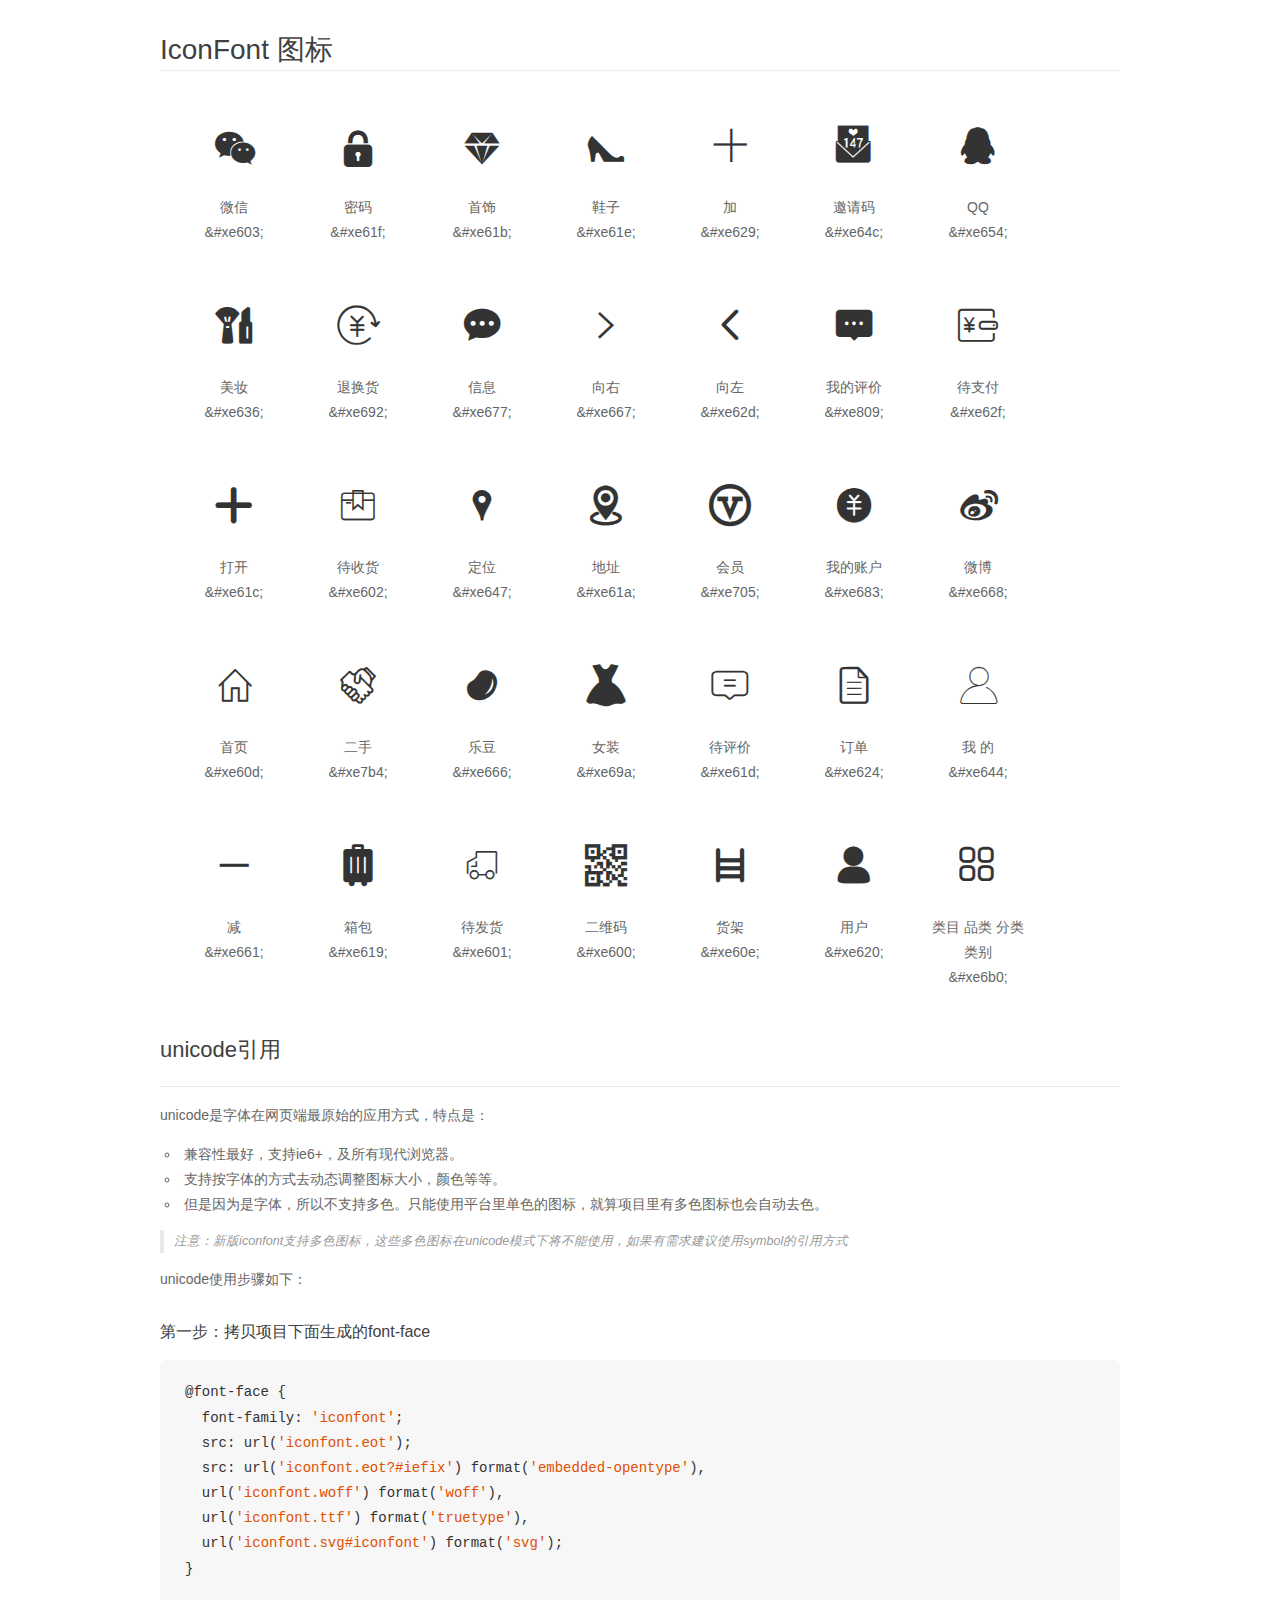
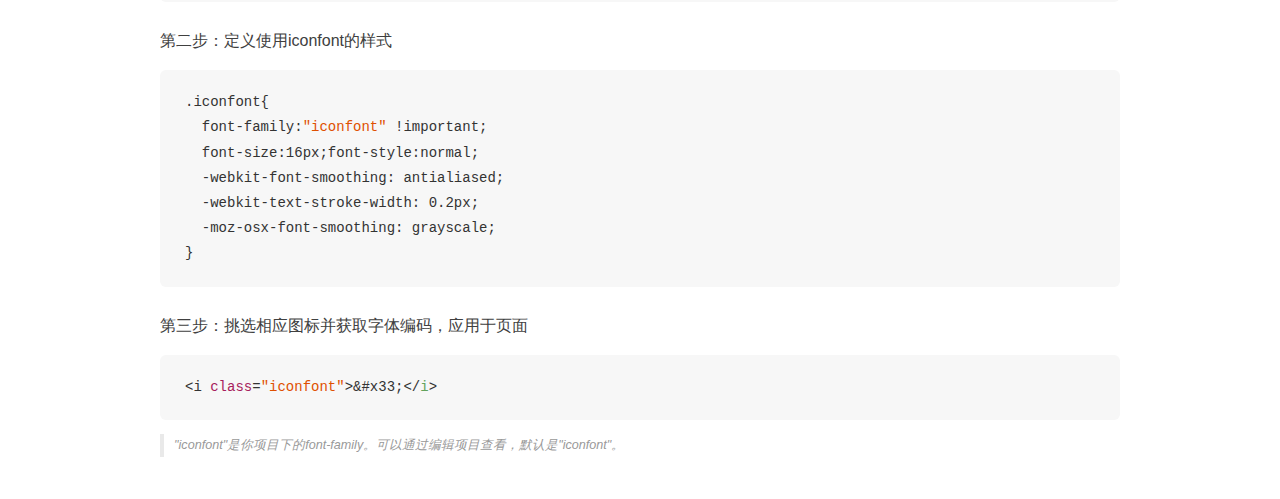
<file: iconfont/demo_unicode.html>
<!DOCTYPE html>
<html>
<head>
    <meta charset="utf-8"/>
    <title>IconFont</title>
    <link rel="stylesheet" href="demo.css">

    <style type="text/css">

        @font-face {font-family: "iconfont";
          src: url('iconfont.eot'); /* IE9*/
          src: url('iconfont.eot#iefix') format('embedded-opentype'), /* IE6-IE8 */
          url('iconfont.woff') format('woff'), /* chrome, firefox */
          url('iconfont.ttf') format('truetype'), /* chrome, firefox, opera, Safari, Android, iOS 4.2+*/
          url('iconfont.svg#iconfont') format('svg'); /* iOS 4.1- */
        }

        .iconfont {
          font-family:"iconfont" !important;
          font-size:16px;
          font-style:normal;
          -webkit-font-smoothing: antialiased;
          -webkit-text-stroke-width: 0.2px;
          -moz-osx-font-smoothing: grayscale;
        }

    </style>
</head>
<body>
    <div class="main markdown">
        <h1>IconFont 图标</h1>
        <ul class="icon_lists clear">
            
                <li>
                <i class="icon iconfont">&#xe603;</i>
                    <div class="name">微信</div>
                    <div class="code">&amp;#xe603;</div>
                </li>
            
                <li>
                <i class="icon iconfont">&#xe61f;</i>
                    <div class="name">密码</div>
                    <div class="code">&amp;#xe61f;</div>
                </li>
            
                <li>
                <i class="icon iconfont">&#xe61b;</i>
                    <div class="name">首饰</div>
                    <div class="code">&amp;#xe61b;</div>
                </li>
            
                <li>
                <i class="icon iconfont">&#xe61e;</i>
                    <div class="name">鞋子</div>
                    <div class="code">&amp;#xe61e;</div>
                </li>
            
                <li>
                <i class="icon iconfont">&#xe629;</i>
                    <div class="name">加</div>
                    <div class="code">&amp;#xe629;</div>
                </li>
            
                <li>
                <i class="icon iconfont">&#xe64c;</i>
                    <div class="name">邀请码</div>
                    <div class="code">&amp;#xe64c;</div>
                </li>
            
                <li>
                <i class="icon iconfont">&#xe654;</i>
                    <div class="name">QQ</div>
                    <div class="code">&amp;#xe654;</div>
                </li>
            
                <li>
                <i class="icon iconfont">&#xe636;</i>
                    <div class="name">美妆</div>
                    <div class="code">&amp;#xe636;</div>
                </li>
            
                <li>
                <i class="icon iconfont">&#xe692;</i>
                    <div class="name">退换货</div>
                    <div class="code">&amp;#xe692;</div>
                </li>
            
                <li>
                <i class="icon iconfont">&#xe677;</i>
                    <div class="name">信息</div>
                    <div class="code">&amp;#xe677;</div>
                </li>
            
                <li>
                <i class="icon iconfont">&#xe667;</i>
                    <div class="name">向右</div>
                    <div class="code">&amp;#xe667;</div>
                </li>
            
                <li>
                <i class="icon iconfont">&#xe62d;</i>
                    <div class="name">向左</div>
                    <div class="code">&amp;#xe62d;</div>
                </li>
            
                <li>
                <i class="icon iconfont">&#xe809;</i>
                    <div class="name">我的评价</div>
                    <div class="code">&amp;#xe809;</div>
                </li>
            
                <li>
                <i class="icon iconfont">&#xe62f;</i>
                    <div class="name">待支付</div>
                    <div class="code">&amp;#xe62f;</div>
                </li>
            
                <li>
                <i class="icon iconfont">&#xe61c;</i>
                    <div class="name">打开</div>
                    <div class="code">&amp;#xe61c;</div>
                </li>
            
                <li>
                <i class="icon iconfont">&#xe602;</i>
                    <div class="name">待收货</div>
                    <div class="code">&amp;#xe602;</div>
                </li>
            
                <li>
                <i class="icon iconfont">&#xe647;</i>
                    <div class="name">定位</div>
                    <div class="code">&amp;#xe647;</div>
                </li>
            
                <li>
                <i class="icon iconfont">&#xe61a;</i>
                    <div class="name">地址</div>
                    <div class="code">&amp;#xe61a;</div>
                </li>
            
                <li>
                <i class="icon iconfont">&#xe705;</i>
                    <div class="name">会员</div>
                    <div class="code">&amp;#xe705;</div>
                </li>
            
                <li>
                <i class="icon iconfont">&#xe683;</i>
                    <div class="name">我的账户</div>
                    <div class="code">&amp;#xe683;</div>
                </li>
            
                <li>
                <i class="icon iconfont">&#xe668;</i>
                    <div class="name">微博</div>
                    <div class="code">&amp;#xe668;</div>
                </li>
            
                <li>
                <i class="icon iconfont">&#xe60d;</i>
                    <div class="name">首页</div>
                    <div class="code">&amp;#xe60d;</div>
                </li>
            
                <li>
                <i class="icon iconfont">&#xe7b4;</i>
                    <div class="name">二手</div>
                    <div class="code">&amp;#xe7b4;</div>
                </li>
            
                <li>
                <i class="icon iconfont">&#xe666;</i>
                    <div class="name">乐豆</div>
                    <div class="code">&amp;#xe666;</div>
                </li>
            
                <li>
                <i class="icon iconfont">&#xe69a;</i>
                    <div class="name">女装</div>
                    <div class="code">&amp;#xe69a;</div>
                </li>
            
                <li>
                <i class="icon iconfont">&#xe61d;</i>
                    <div class="name">待评价</div>
                    <div class="code">&amp;#xe61d;</div>
                </li>
            
                <li>
                <i class="icon iconfont">&#xe624;</i>
                    <div class="name">订单</div>
                    <div class="code">&amp;#xe624;</div>
                </li>
            
                <li>
                <i class="icon iconfont">&#xe644;</i>
                    <div class="name">我 的</div>
                    <div class="code">&amp;#xe644;</div>
                </li>
            
                <li>
                <i class="icon iconfont">&#xe661;</i>
                    <div class="name">减</div>
                    <div class="code">&amp;#xe661;</div>
                </li>
            
                <li>
                <i class="icon iconfont">&#xe619;</i>
                    <div class="name">箱包</div>
                    <div class="code">&amp;#xe619;</div>
                </li>
            
                <li>
                <i class="icon iconfont">&#xe601;</i>
                    <div class="name">待发货</div>
                    <div class="code">&amp;#xe601;</div>
                </li>
            
                <li>
                <i class="icon iconfont">&#xe600;</i>
                    <div class="name">二维码</div>
                    <div class="code">&amp;#xe600;</div>
                </li>
            
                <li>
                <i class="icon iconfont">&#xe60e;</i>
                    <div class="name">货架</div>
                    <div class="code">&amp;#xe60e;</div>
                </li>
            
                <li>
                <i class="icon iconfont">&#xe620;</i>
                    <div class="name">用户</div>
                    <div class="code">&amp;#xe620;</div>
                </li>
            
                <li>
                <i class="icon iconfont">&#xe6b0;</i>
                    <div class="name">类目 品类 分类 类别</div>
                    <div class="code">&amp;#xe6b0;</div>
                </li>
            
        </ul>
        <h2 id="unicode-">unicode引用</h2>
        <hr>

        <p>unicode是字体在网页端最原始的应用方式，特点是：</p>
        <ul>
        <li>兼容性最好，支持ie6+，及所有现代浏览器。</li>
        <li>支持按字体的方式去动态调整图标大小，颜色等等。</li>
        <li>但是因为是字体，所以不支持多色。只能使用平台里单色的图标，就算项目里有多色图标也会自动去色。</li>
        </ul>
        <blockquote>
        <p>注意：新版iconfont支持多色图标，这些多色图标在unicode模式下将不能使用，如果有需求建议使用symbol的引用方式</p>
        </blockquote>
        <p>unicode使用步骤如下：</p>
        <h3 id="-font-face">第一步：拷贝项目下面生成的font-face</h3>
        <pre><code class="lang-js hljs javascript">@font-face {
  font-family: <span class="hljs-string">'iconfont'</span>;
  src: url(<span class="hljs-string">'iconfont.eot'</span>);
  src: url(<span class="hljs-string">'iconfont.eot?#iefix'</span>) format(<span class="hljs-string">'embedded-opentype'</span>),
  url(<span class="hljs-string">'iconfont.woff'</span>) format(<span class="hljs-string">'woff'</span>),
  url(<span class="hljs-string">'iconfont.ttf'</span>) format(<span class="hljs-string">'truetype'</span>),
  url(<span class="hljs-string">'iconfont.svg#iconfont'</span>) format(<span class="hljs-string">'svg'</span>);
}
</code></pre>
        <h3 id="-iconfont-">第二步：定义使用iconfont的样式</h3>
        <pre><code class="lang-js hljs javascript">.iconfont{
  font-family:<span class="hljs-string">"iconfont"</span> !important;
  font-size:<span class="hljs-number">16</span>px;font-style:normal;
  -webkit-font-smoothing: antialiased;
  -webkit-text-stroke-width: <span class="hljs-number">0.2</span>px;
  -moz-osx-font-smoothing: grayscale;
}
</code></pre>
        <h3 id="-">第三步：挑选相应图标并获取字体编码，应用于页面</h3>
        <pre><code class="lang-js hljs javascript">&lt;i <span class="hljs-class"><span class="hljs-keyword">class</span></span>=<span class="hljs-string">"iconfont"</span>&gt;&amp;#x33;<span class="xml"><span class="hljs-tag">&lt;/<span class="hljs-name">i</span>&gt;</span></span></code></pre>

        <blockquote>
        <p>"iconfont"是你项目下的font-family。可以通过编辑项目查看，默认是"iconfont"。</p>
        </blockquote>
    </div>


</body>
</html>
</file>
<file: css/index.css>
@import url('base.css');

/* banner开始 */
.banner-box{
	width: 100%;
	height: auto;
	overflow: hidden;
	position: relative;
}
.header-box{
	width: 100%;
	height: auto;
	overflow: hidden;
	float: left;
	justify-content: center;
	align-items: center;
	position: absolute;
	left: 0;
	top: 0.1rem;
	display: flex;
	justify-content: space-around;
	align-items: center;
}
.toubu-left{
	width: 1.2rem;
	height: 0.50rem;
	float: left;
	background: red;
	background:  #000;
	font-size: 0.36rem;
	line-height: 0.50rem;
	border-radius: 0.5rem;
}
.icon-icons08:first-child{
	color: #fff;
	font-size: 0.36rem;
	float: left;
}
.toubu-left p{
	width: 0.8rem;
	height: 0.4rem;
	color: #fff;
	font-size: 0.18rem;
	float: left;
}
.header-input{
	width: 60%;
	height: 0.66rem;
	background: #e7e7e7;
	font-size: 0.26rem;
	line-height: 0.3rem;
	color: #a9aaac;
	float: left;
	padding: 0.18rem 0.75rem;
	border-radius: 0.33rem;
}
.header-box button{
	width: 0.37rem;
	height: 0.34rem;
	float: left;
	position: absolute;
	left: 27%;/* 
	bottom: 0.1rem; */
	display: block;
	border: 0;
	border-radius: 0.33rem;
}
.header-box button img{
	width: 100%;
	height: 100%;
}
.toubu-right{
	width: 1rem;
	height: 0.50rem;
	float: right;
	display: block;
	font-size: 0.15rem;
	color: #ffffff;
	text-align: center;
	line-height: 0.5rem;
	background: #000;
	border-radius: 0.5rem;
}
.banner{
	width: 100%;
	height:4rem;
	overflow: hidden;
}
.banner-pic{
	width: 100%;
	height: 4rem;
	float: left;
	display: block;
	position: absolute;
	left: 0;
	right: 0;
}
.banner-pic img{
	width: 100%;
	height: 100%;
}
.banner-list{
	width: 100%;
	height: 0.2rem;
	position: absolute;
	left: 0;
	bottom: 0.17rem;
	display: flex;
	justify-content: center;
}
.banner-list li{
	width: 0.20rem;
	height: 0.20rem;
	float: left;
	border-radius: 50%;
	background: #f0f0f0;
	border: 0.04rem solid #7b7a7d;
	opacity: 0.6;
	margin: 0 0.04rem;
}
/* banner结束 */
/* 分类开始 */
.navList{
	width: 100%;
	height: auto;
	overflow: hidden;
	background: #eeeeee;
}
.list{
	width: 100%;
	height: auto;
	overflow: hidden;
	display: flex;
	flex-wrap: wrap;
	padding: 0.15rem 0.49rem;
	justify-content: space-around;
}
.list li{
	width: 1rem;
	height: 1.35rem;
	float: left;
}
.naving{
	width: 1rem;
	height: 1rem;
	display: block;
	margin: 0 auto;
	border-radius: 50%;
	display: flex;
	flex-direction: column;
	justify-content: space-between;
	font-size: 0.6rem;
	text-align: center;
	line-height: 1rem;
	color: #fff;
}
.a1{
	background: #c21026;
}
.a2{
	background: #488ffb;
}
.a3{
	background: #ff9934;
}
.a4{
	background: #ff679a;
}
.a5{
	background: #56c350;
}
.a6{
	background: #57c4e3;
}
.icon-nvzhuang:first-child{
	font-size: 0.54rem;
}
.icon-meizhuang:first-child{
	font-size: 0.54rem;
}
.icon-shoushi:first-child{
	font-size: 0.54rem;
}
.icon-xiezi:first-child{
	font-size: 0.54rem;
}
.icon-xiangbao:first-child{
	font-size: 0.54rem;
}
.icon-huojia:first-child{
	font-size: 0.54rem;
}
.navtext{
	width: 100%;
	height: 0.22rem;
	font-size: 0.22rem;
	text-align: center;
	display: block;
	color: #333;
}
/* 分类结束 */
/* 今日推荐开始 */
.jrbox{
	width: 100%;
	height: auto;
	overflow: hidden;
	background: #fff;
	padding-bottom: 0.1rem;
}
.jrtj{
	width: 100%;
	height: 0.88rem;
	padding: 0 0.3rem;
	display: flex;
	justify-content: space-between;
	align-items: center;
	background: #fff;
}
.jrleft{
	width: 1.33rem;
	height: 0.46rem;
}
.jrleft img{
	width: 100%;
	height: 100%;
	float: left;
}
.jrright{
	width: 3.13rem;
	height: 0.46rem;
	display: flex;
	justify-content: space-between;
}
.jrshyu{
	width: 1.14rem;
	height: 100%;
}
.jrshyu img{
	width: 100%;
	height: 100%;
	float: left;
}
.jrshji{
	width: 1.82rem;
	height: 100%;
	display: flex;
	justify-content: space-between;
	align-items: center;
}
.jrshji p:nth-child(2n+1){
	width: 0.46rem;
	height: 0.46rem;
	background: #585858;
	border-radius: 0.04rem;
	font-size: 0.22rem;
	text-align: center;
	line-height: 0.46rem;
	color: #fff;
}
.jrshji p:nth-child(2n){
	width: 0.1rem;
	height: 0.46rem;
	font-size: 0.22rem;
	text-align: center;
	line-height: 0.46rem;
	color: #262626;
	flex-grow: 1;
}
.main{
	width: 100%;
	height:3rem;
}
.jrmain-list{
	width: 230%;
	height: 100%;
	display: flex;
	justify-content: space-around;
}
.jrmain-list li{
	width: 2.17rem;
	height: 100%;
	float: left;
	background: #eee;
	padding: 0 0 0.1rem 0;
}
.jrmain-list li a{
	width: 2.17rem;
	height: auto;
	overflow: hidden;
	display: block;
	position: relative;
}
.jrimg{
	width: 100%;
	height: 70%;
}
.jrmain-list li a img{
	width: 100%;
	height: 100%;
}
.jrmain-list li a p:nth-child(2n+1){
	width: 0.69rem;
	height: 0.36rem;
	font-size: 0.22rem;
	text-align: center;
	line-height: 0.36rem;
	color: #fff;
	background:#fd568e;
	border-radius: 0.36rem 0 0 0.36rem;
	position: absolute;
	right: 0;
	bottom: 25%;
}
.jrmain-list li a p:nth-child(2n){
	width: 100%;
	height: 0.30rem;
	font-size: 0.30rem;
	text-align: center;
	line-height: 0.30rem;
	color: #f8598f;
	margin-top: -0.04rem;
}
/* 今日结束 */
/* 广告开始 */
.gg{
	width: 100%;
	height: 2.28rem;
	padding: 0.1rem 0;
}
.gg img{
	width: 100%;
	height: 100%;
}
/* 广告结束 */
/* 服装开始 */
.fuzh{
	width: 100%;
	height: auto;
	overflow: hidden;
	background: #f0f0f0;
}
.fuzh-box{
	width: 100%;
	height: auto;
	overflow: hidden;/* 
	background: #fff; */
	display: flex;
	justify-content: center;
	align-items: center;
	padding: 0.15rem 0;
}
.fuzh-left{
	width:0.68rem;
	height: 0.02rem;
	background: #becfec;
	float: left;
	margin:0 0.05rem;
}
.fuzh-title{
	width: auto;
	height: 0.5rem;
	overflow: hidden;
	font-size: 0.30rem;
	text-align: center;
	line-height: 0.5rem;
	color: #4a84e2;
	margin: 0 0.05rem;
	overflow: hidden;
}
.fuzh-bottom{
	width: 100%;
	height: auto;
	overflow: hidden;
	float: left;
}
.fuzh-bottom li{
	width: calc(100% / 3);
	height:4.5rem;
	float: left;
	padding: 0.2rem 0.05rem;
}
.fuzh-bottom li a{
	display: block;
	width: 100%;
	height: 4rem;
	overflow: hidden;
	display: block;
	padding-bottom: 0.24rem;/* 
	display: flex;
	flex-direction: column;
	align-content: space-around; */
}
.fuzh-bottom li a .fu-img{
	width: 100%;
	height:2.8rem;
	overflow: hidden;
	display: block;
}
.fu-img img{
	width: 100%;
	height: 100%;
	display: block;
	float: left;
}
.cain-bottext4{
	display: block;
	width: 90%;
	height: auto;
	overflow: hidden;
	font-size: 0.24rem;
	line-height: 0.25rem;
	color: #666;
	margin:0 auto;
}
.cain-bottext1{
	display: block;
	width: 90%;
	height:auto;
	overflow: hidden;
	font-size: 0.20rem;
	line-height: 0.3rem;
	padding-top: 0.2rem;
	color: #666;
	margin:0 auto;
}
.cain-bottext2{
	display: block;
	width: auto;
	height: 0.22rem;
	font-size: 0.22rem;
	line-height: 0.22rem;
	color: #dd2727;
	float: left;
	margin-top:  0.2rem;
	padding: 0 0.1rem;
}

/* 服装结束 */
/* 美妆开始 */
.mei1 li{
	width: 50%;
	height:3.5rem;
	float: left;
	padding: 0.05rem;
}
.mei1 li a{
	display: block;
	width: 50%;
	height: 100%;
	overflow: hidden;
	float: left;
	padding-bottom: 0.24rem;
	display: flex;
	padding: 0.15rem;
	flex-direction: column;
	align-content: space-around;
}
.mei1 li a .mei-img{
	width: 50%;
	height:100%;
	display: block;
}
.mei-img img{
	width: 100%;
	height: 100%;
	display: block;
	float: left;
}
/* .cain-bottext1{
	display: block;
	width: 90%;
	height: auto;
	overflow: hidden;
	font-size: 0.12rem;
	line-height: 0.25rem;
	color: #666;
	margin:0 auto;
}
.cain-bottext2{
	display: block;
	width: auto;
	height: 0.22rem;
	font-size: 0.22rem;
	line-height: 0.22rem;
	color: #dd2727;
	float: left;
	margin-top: 0.1rem;
	padding: 0 0.1rem;
} */
.cain-bottext3{
	width: auto;
	height: auto;
	padding: 0.02rem;
	border: 0.04rem solid #d61917;
	border-radius: 0.30rem;
	font-size: 0.24rem;
	text-align: center;
	line-height: 0.30rem;
	color: #d61917;
}
.m1{
	font-size: 0.28rem;
	color: #333;
	padding: 0.15rem 0;
}
.m2{
	font-size: 0.24rem;
	padding: 0.15rem 0;
}
/* 没装结束 */
.end{
	width: 100%;
	height: 2rem;
	text-align: center;
	line-height: 0.5rem;
	color: #5e5d5d;
	font-size: 0.36rem;
	border-top: 0.03rem solid #b2b0b0;/* 
	margin-top: 0.2rem; */
}
/* 猜你喜欢 */
.cn1 li{
	width: 50%;
	height: 6rem;
}
.cn1 li a{
	height: 6rem;
}
.cn1 li a .fu-img{
	height: 4.5rem;
}
.cn2{
	display: block;
	width: 90%;
	height:0.7rem;
	overflow: hidden;
	font-size: 0.25rem;
	line-height: 0.3rem;
	padding-top: 0.1rem;
	color: #666;
	margin:0 auto;
	text-align: center;
}
.cn3{
	display: block;
	width: 100%;
	height: 0.22rem;
	font-size: 0.30rem;
	line-height: 0.35rem;
	color: #dd2727;
	float: left;
	margin-top:  0.2rem;
	padding: 0 0.1rem;
	text-align: center;
}
/* 结束开始 */
.box{
	width: 100%;
	height: 1.22rem;
	background: #fff;
	position: fixed;
	left: 0;
	bottom: 0;
	border-top: 0.02rem solid #68736b;
	display: flex;
	justify-content: space-around;
}
.footer-list{
	width: 0.7rem;
	height: 100%;
	display: flex;
	flex-direction: column;
	justify-content: space-around;
}
.footer-list:first-of-type .nav .icon-shouye:first-child{
	color: #ff5000;
}
.footer-list:first-of-type .text{
	color: #ff5000;
}
.nav{
	width: 0.58rem;
	height: 0.58rem;
}
.icon-shouye:first-child{
	font-size: 0.54rem;
	color: #222;
	float: left;
	text-align: center;
}
.icon-wode:first-child{
	font-size: 0.54rem;
	color: #000;
	float: left;
	text-align: center;
	font-weight: 600;
}
.icon-leimupinleifenleileibie:first-child{
	font-size: 0.54rem;
	color: #222;
	float: left;
	text-align: center;
}
.icon-ershou:first-child{
	font-size: 0.54rem;
	color: #222;
	float: left;
	text-align: center;
}
.icon-dingdan:first-child{
	font-size: 0.54rem;
	color: #222;
	float: left;
	text-align: center;
}
.text{
	width: 0.67rem;
	height: 0.22rem;
	font-size: 0.22rem;
	line-height: 0.1rem;
	color: #222;
}
/* 结束结束 */
</file>
<file: iconfont/iconfont.css>
@font-face {font-family: "iconfont";
  src: url('iconfont.eot?t=1508200559900'); /* IE9*/
  src: url('iconfont.eot?t=1508200559900#iefix') format('embedded-opentype'), /* IE6-IE8 */
  url('[data-uri]') format('woff'),
  url('iconfont.ttf?t=1508200559900') format('truetype'), /* chrome, firefox, opera, Safari, Android, iOS 4.2+*/
  url('iconfont.svg?t=1508200559900#iconfont') format('svg'); /* iOS 4.1- */
}

.iconfont {
  font-family:"iconfont" !important;
  font-size:16px;
  font-style:normal;
  -webkit-font-smoothing: antialiased;
  -moz-osx-font-smoothing: grayscale;
}

.icon-weixin:before { content: "\e603"; }

.icon-mima01:before { content: "\e61f"; }

.icon-shoushi:before { content: "\e61b"; }

.icon-xiezi:before { content: "\e61e"; }

.icon-jia:before { content: "\e629"; }

.icon-yaoqingma:before { content: "\e64c"; }

.icon-iconfontqq1:before { content: "\e654"; }

.icon-meizhuang:before { content: "\e636"; }

.icon-tuihuanhuo:before { content: "\e692"; }

.icon-xinxi1:before { content: "\e677"; }

.icon-xiangyou:before { content: "\e667"; }

.icon-iconxiangzuo:before { content: "\e62d"; }

.icon-wodepingjia:before { content: "\e809"; }

.icon-daizhifu:before { content: "\e62f"; }

.icon-dakai:before { content: "\e61c"; }

.icon-daishouhuo-copy:before { content: "\e602"; }

.icon-icons08:before { content: "\e647"; }

.icon-dizhi:before { content: "\e61a"; }

.icon-huiyuan:before { content: "\e705"; }

.icon-account:before { content: "\e683"; }

.icon-weibo:before { content: "\e668"; }

.icon-shouye:before { content: "\e60d"; }

.icon-ershou:before { content: "\e7b4"; }

.icon-ledou:before { content: "\e666"; }

.icon-nvzhuang:before { content: "\e69a"; }

.icon-daipingjia:before { content: "\e61d"; }

.icon-dingdan:before { content: "\e624"; }

.icon-wode:before { content: "\e644"; }

.icon-jian:before { content: "\e661"; }

.icon-xiangbao:before { content: "\e619"; }

.icon-daifahuo:before { content: "\e601"; }

.icon-erweima-pc-off:before { content: "\e600"; }

.icon-huojia:before { content: "\e60e"; }

.icon-yonghu:before { content: "\e620"; }

.icon-leimupinleifenleileibie:before { content: "\e6b0"; }
</file>
<file: css/denglu.css>
@import url('base.css');
.beijing{
	width: 100%;
	height: 100%;
	position: absolute;
	left: 0;
	right: 0;
	top: 0;
	bottom: 0;
	z-index: -999;
}
.beijing img{
	width: 100%;
	height: 100%;
}
.zhezhao{
	width: 100%;
	height: 100%;
	position: absolute;
	left: 0;
	top: 0;
	background: #fff;
	opacity: 0.5;
}
/* 导航开始 */
.daohang{
	width: 100%;
	height: auto;
	overflow: hidden;
	display: flex;
	flex-direction: row;
	justify-content: space-between;
	align-items: center;
}
.daohang-left{
	width: 1rem;
	height: 1.1rem;
	font-size: 0.47rem;
	text-align: center;
	line-height: 1.1rem;
	padding-left: 0.25rem;
	display: block;
}
.daohang-shp{
	width: auto;
	overflow: hidden;
	height: 1.1rem;
	font-size: 0.4rem;
	line-height: 1.1rem;
	color: #666;
	font-weight: 500;
}
.icon-iconxiangzuo:first-child{
	font-size: 0.54rem;
	color: #666;
	float: left;
	text-align: center;
}
.icon-dakai:first-child{
	/* font-size: 0.54rem; */
	color: #666;
	float: left;
	text-align: center;
}
/* 导航结束 */
/* 登录开始 */
.denglu-box{
	width: 100%;
	height:5.5rem;
}
.ger-pic{
	width: 1.27rem;
	height: 1.27rem;
	background: red;
	position: absolute;
	left: 0;
	right: 0;
	margin-right: auto;
	margin-left: auto;
	top: 25%;
	border-radius: 50%;
	display: block;
}
.ger-pic img{
	width: 100%;
	height: 100%;
	display: block;
	border-radius: 50%;
}
/* 登录结束 */
/* input开始 */
.input{
	width: 100%;
	height: auto;
	overflow: hidden;
	position: relative;
	opacity: 0.8;
}
.yonghuming{
	width: 80%;
	height: 0.78rem;
	border: 0.02rem solid #999;
	border-radius: 0.78rem;
	margin: 0 10%;
	font-size: 0.3rem;
	line-height: 0.78rem;
	padding: 0 0.9rem;
}
.yonghu{
	width: 1.2rem;
	height: 0.78rem;
	border-radius: 0.78rem;
	position: absolute;
	left: 10%;
	top: 0.5rem;
	padding: 0.15rem 0.3rem;
}
.yonghu:nth-of-type(2){
	top: 1.80rem;
}
.icon-yonghu:first-child{
	font-size: 0.52rem;
	color: #999;
	float: left;
	text-align: center;
}
.icon-mima01:first-child{
	font-size: 0.52rem;
	color: #999;
	float: left;
	text-align: center;
}
.input main{
	width: 100%;
	height: 0.78rem;
	margin-top: 0.72rem;
	display: flex;
	justify-content: center;
}
.input main button{
	width:2.8rem;
	height: 100%;
	background: #fff;
	margin: 0 0.3rem;
	border-radius: 1.5rem;
	border: 0.02rem solid #999;
	font-size: 0.26rem;
	text-align: center;
	line-height:0.78rem;
	color: #eb8d1b;
}
.input main button a{
	display: block;
	width: 100%;
	height: 100%;
	color: #eb8d1b;
}
/* input结束 */
.fuzh-box{
	width: 100%;
	height: auto;
	overflow: hidden;/* 
	background: #fff; */
	display: flex;
	justify-content: center;
	align-items: center;
	margin-top: 0.9rem;
}
.fuzh-left{
	width:0.76rem;
	height: 0.02rem;
	background: #999;
	float: left;
	margin:0 0.05rem;
}
.fuzh-title{
	width: auto;
	height: 0.5rem;
	overflow: hidden;
	font-size: 0.30rem;
	text-align: center;
	line-height: 0.5rem;
	color: #999;
	margin: 0 0.05rem;
	overflow: hidden;
}
.sanfang{
	width: 100%;
	height: 0.52rem;
	margin-top: 0.4rem;
	display: flex;
	justify-content: center;
}
.sanfang li{
	width: 0.52rem;
	height: 0.52rem;
	padding:  0 0.5rem;
	float: left;
}
.sanfang li a{
	width: 100%;
	height: 100%;
	display: block;
}
.icon-iconfontqq1:first-child{
	font-size: 0.52rem;
	color: #999;
	float: left;
	text-align: center;
}
.icon-weixin:first-child{
	font-size: 0.52rem;
	color: #999;
	float: left;
	text-align: center;
}
.icon-weibo:first-child{
	font-size: 0.52rem;
	color: #999;
	float: left;
	text-align: center;
}
</file>
<file: css/dingdan.css>
@import url('base.css');
/* 导航开始 */
.daohang{
	width: 100%;
	height: auto;
	overflow: hidden;
	display: flex;
	flex-direction: row;
	justify-content: space-between;
	align-items: center;
}
.daohang-left{
	width: 1rem;
	height: 1.1rem;
	font-size: 0.47rem;
	text-align: center;
	line-height: 1.1rem;
	padding-left: 0.25rem;
	display: block;
}
.daohang-shp{
	width: auto;
	overflow: hidden;
	height: 1.1rem;
	font-size: 0.4rem;
	line-height: 1.1rem;
	color: #666;
	font-weight: 500;
}
.icon-iconxiangzuo:first-child{
	font-size: 0.54rem;
	color: #666;
	float: left;
	text-align: center;
}
.icon-dakai:first-child{
	/* font-size: 0.54rem; */
	color: #666;
	float: left;
	text-align: center;
}
/* 导航结束 */
/* 导航开始 */
.daohang-box{
	width: 100%;
	height: 0.75rem;
	border-top: 0.02rem solid #b2b2b2;
	border-bottom: 0.02rem solid #f4f4f4;
	overflow: hidden;
}
.daolist{
	width: 100%;
	height: 100%;
}
.daolist li{
	width: calc(100% / 5);
	height: 100%;
	float: left;
}
.daolist li a{
	width: 100%;
	height: 100%;
	font-size: 0.26rem;
	text-align: center;
	line-height: 0.75rem;
	color: #333;
	display: block;
	border-bottom: 0.05rem solid #eeeeee;
}
.daolist li:nth-child(1) a{
	color: #ffe000;
	border-bottom: 0.05rem solid #ffe000;
}
/* 导航结束 */
/* 商品开始 */
.shangp{
	width: 100%;
	height: auto;
	overflow: hidden;
	padding: 0.2rem 0.3rem;
}
.shangp li{
	width: 100%;
	height: 100%;
}
.shangp li a{
	width: 100%;
	height: 100%;
	display: block;
	margin-bottom: 0.2rem;
}
.shangp-pic{
	width: 2rem;
	height: 2rem;
	display: block;
	float: left;
}
.shangp-pic img{
	display: block;
	width: 100%;
	height: 100%;
}
.shangp-wenzi{
	width:65%;
	height: 2rem;
	display: block;
	float: right;
}
.shangp-wenzi1{
	width: 100%;
	height: 0.80rem;
	font-size: 0.36rem;
	line-height: 0.40rem;
	color: #666;
}
.shangp-wenzi2,.shangp-wenzi3{
	overflow: hidden;
	width: 1.5rem;
	height: 0.36rem;
	font-size: 0.3rem;
	text-align: center;
	line-height: 0.36rem;
	color: #f91314;
	border: 0.02rem solid #f91314;
	border-radius: 0.36rem;
	margin: 0.2rem 0 0 0.2rem;
}
.shangp-wenzi3{
	border: 0;
	font-size: 0.36rem;
	float: right;
	color: #000;
	width: 2.5rem;
}
.shangp-wenzi3 span{
	color: #999;
	text-decoration: line-through;
}
.zhifu,.zhifu1,.zhifu-left{
	width: 100%;
	height: 0.8rem;
	border-top: 0.02rem solid #c9c9c9;
	margin: 0.15rem 0;
	float: left;
	display: flex;
	flex-direction: row-reverse;
}
.zhifu1 button,.zhifu button,.zhifu-left button{
	width: auto;
	overflow: hidden;
	height: 0.6rem;
	border: 0;
	margin: 0.1rem 0.2rem;
	border: 0.02rem solid #999;
	line-height: 0.4rem;
	padding: 0.1rem 0.2rem;
	border-radius: 0.6rem;
}
.zhifu{
	border: 0;
	width: 50%;
}
.zhifu button{
	color: #f91314;
	border: 0;
	background: #eee;
}
.zhifu-left{
	border: 0;
	float: left;
	width: 50%;
}
.zhifu-left button{
	float: left;
	border: 0;
}
/* 商品结束 */
.fuzh{
	width: 100%;
	height: auto;
	overflow: hidden;
	background: #f0f0f0;
}
.fuzh-box{
	width: 100%;
	height: auto;
	overflow: hidden;/* 
	background: #fff; */
	display: flex;
	justify-content: center;
	align-items: center;
	padding: 0.15rem 0;
}
.fuzh-left{
	width:0.68rem;
	height: 0.02rem;
	background: #becfec;
	float: left;
	margin:0 0.05rem;
}
.fuzh-title{
	width: auto;
	height: 0.5rem;
	overflow: hidden;
	font-size: 0.30rem;
	text-align: center;
	line-height: 0.5rem;
	color: #4a84e2;
	margin: 0 0.05rem;
	overflow: hidden;
}
.fuzh-bottom{
	width: 100%;
	height: auto;
	overflow: hidden;
	float: left;
}
.fuzh-bottom li{
	width: calc(100% / 3);
	height:4.5rem;
	float: left;
	padding: 0.2rem 0.05rem;
}
.fuzh-bottom li a{
	display: block;
	width: 100%;
	height: 4rem;
	overflow: hidden;
	display: block;
	padding-bottom: 0.24rem;/* 
	display: flex;
	flex-direction: column;
	align-content: space-around; */
}
.fuzh-bottom li a .fu-img{
	width: 100%;
	height:2.8rem;
	overflow: hidden;
	display: block;
}
.fu-img img{
	width: 100%;
	height: 100%;
	display: block;
	float: left;
}
.cain-bottext4{
	display: block;
	width: 90%;
	height: auto;
	overflow: hidden;
	font-size: 0.24rem;
	line-height: 0.25rem;
	color: #666;
	margin:0 auto;
}
.cain-bottext1{
	display: block;
	width: 90%;
	height:auto;
	overflow: hidden;
	font-size: 0.20rem;
	line-height: 0.3rem;
	padding-top: 0.2rem;
	color: #666;
	margin:0 auto;
}
.cain-bottext2{
	display: block;
	width: auto;
	height: 0.22rem;
	font-size: 0.22rem;
	line-height: 0.22rem;
	color: #dd2727;
	float: left;
	margin-top:  0.2rem;
	padding: 0 0.1rem;
}

.cn1 li{
	width: 50%;
	height: 6rem;
	padding: 0 5%;
}
.cn1 li a{
	height: 6rem;
}
.cn1 li a .fu-img{
	height: 4.5rem;
}
.cn2{
	display: block;
	width: 90%;
	height:0.7rem;
	overflow: hidden;
	font-size: 0.25rem;
	line-height: 0.3rem;
	padding-top: 0.1rem;
	color: #666;
	margin:0 auto;
	text-align: center;
}
.cn3{
	display: block;
	width: 100%;
	height: 0.22rem;
	font-size: 0.30rem;
	line-height: 0.35rem;
	color: #dd2727;
	float: left;
	margin-top:  0.2rem;
	padding: 0 0.1rem;
	text-align: center;
}
.end{
	width: 100%;
	height: 2rem;
	text-align: center;
	line-height: 0.5rem;
	color: #5e5d5d;
	font-size: 0.36rem;
	border-top: 0.03rem solid #b2b0b0;/* 
	margin-top: 0.2rem; */
}
/* 结束开始 */
.box{
	width: 100%;
	height: 1.22rem;
	background: #fff;
	position: fixed;
	left: 0;
	bottom: 0;
	border-top: 0.02rem solid #68736b;
	display: flex;
	justify-content: space-around;
}
.footer-list{
	width: 0.7rem;
	height: 100%;
	display: flex;
	flex-direction: column;
	justify-content: space-around;
}
.footer-list:nth-of-type(4) .nav .icon-dingdan:first-child{
	color: #ff5000;
}
.footer-list:nth-of-type(4) .text{
	color: #ff5000;
}
.nav{
	width: 0.58rem;
	height: 0.58rem;
}
.icon-shouye:first-child{
	font-size: 0.54rem;
	color: #222;
	float: left;
	text-align: center;
}
.icon-wode:first-child{
	font-size: 0.54rem;
	color: #000;
	float: left;
	text-align: center;
	font-weight: 600;
}
.icon-leimupinleifenleileibie:first-child{
	font-size: 0.54rem;
	color: #222;
	float: left;
	text-align: center;
}
.icon-ershou:first-child{
	font-size: 0.54rem;
	color: #222;
	float: left;
	text-align: center;
}
.icon-dingdan:first-child{
	font-size: 0.54rem;
	color: #222;
	float: left;
	text-align: center;
}
.text{
	width: 0.67rem;
	height: 0.22rem;
	font-size: 0.22rem;
	line-height: 0.1rem;
	color: #222;
}
/* 结束结束 */
</file>
<file: css/geren.css>
@import url('base.css');
.beijing{
	width: 100%;
	height: 100%;
	position: absolute;
	left: 0;
	right: 0;
	top: 0;
	bottom: 0;
	z-index: -999;
}
.beijing img{
	width: 100%;
	height: 100%;
}
.zhezhao{
	width: 100%;
	height: 100%;
	position: absolute;
	left: 0;
	top: 0;
	background: #fff;
	opacity: 0.7;
}
/* 导航开始 */
.daohang{
	width: 100%;
	height: auto;
	overflow: hidden;
	display: flex;
	flex-direction: row;
	justify-content: space-between;
	align-items: center;
}
.daohang-left{
	width: 1rem;
	height: 1.1rem;
	font-size: 0.47rem;
	text-align: center;
	line-height: 1.1rem;
	padding-left: 0.25rem;
	display: block;
}
.daohang-shp{
	width: auto;
	overflow: hidden;
	height: 1.1rem;
	font-size: 0.4rem;
	line-height: 1.1rem;
	color: #666;
	font-weight: 500;
	padding: 0 0.3rem;
}
.icon-iconxiangzuo:first-child{
	font-size: 0.54rem;
	color: #666;
	float: left;
	text-align: center;
}
.icon-dakai:first-child{
	/* font-size: 0.54rem; */
	color: #666;
	float: left;
	text-align: center;
}
/* 导航结束 */
/* 登录开始 */
.denglu-box{
	width: 100%;
	height:3rem;
}
.ger-pic{
	width: 2.5rem;
	height: 2.5rem;
	background: red;
	position: absolute;
	left: 0;
	right: 0;
	margin-right: auto;
	margin-left: auto;
	top: 8%;
	border-radius: 50%;
	display: block;
}
.ger-pic img{
	width: 100%;
	height: 100%;
	display: block;
	border-radius: 50%;
}
.daohang-tou{
	width: 2.5rem;
	height: 0.6rem;
	font-size: 0.4rem;
	text-align: center;
	line-height: 0.4rem;
	color: #fff;
	font-weight: 500;
	position: absolute;
	left: 0;
	right: 0;
	margin-right: auto;
	margin-left: auto;
	top: 28%;
	border-radius:0.6rem;
 	background: rgba(0, 0, 0, 0.5);
	padding: 0.1rem 0.3rem;
}
/* 登录结束 */
/* 个人信息开始 */
.xinxi-box{
	width: 100%;
	height: auto;
	overflow: hidden;
	padding: 0 0.3rem;
}
.line1{
	width: 100%;
	height: 0.7rem;
	margin: 0.3rem 0.2rem;
}
.linr-left,.line-right{
 	height: 100%;
 	color: #fff;
 	background: rgba(0, 0, 0, 0.5);
 	font-size: 0.4rem;
 	line-height: 0.5rem;
 	padding: 0.1rem 0.3rem;
 	float: left;
	margin-top: 0.3rem;
 	border-radius: 0.8rem;/* 
 	border: 0.02rem solid #999; */
}
.line-right{
	width:100%;
	margin-right: 0.5rem;
}
.n{
	float: left;
	width: 100%;
	margin-top: 0.2rem;
}
/* 个人信息结束 */
</file>
<file: css/lister.css>
@import url('base.css');
/* 头部开始 */
.header-box{
	width: 100%;
	height: auto;
	overflow: hidden;
	float: left;
	justify-content: center;
	align-items: center;
	position: absolute;
	padding: 0.18rem;
	left: 0;
	top: 0;
	display: flex;
	justify-content: space-around;
	align-items: center;
}
.toubu-left{
	width: 1.2rem;
	height: 0.50rem;
	float: left;
	background: red;
	background:  #a9aaac;
	font-size: 0.36rem;
	line-height: 0.50rem;
	border-radius: 0.5rem;
	text-align: center;
	color: #fff;
	font-size: 0.18rem;
}
.header-input{
	width: 60%;
	height: 0.66rem;
	background: #e7e7e7;
	font-size: 0.26rem;
	line-height: 0.3rem;
	color: #a9aaac;
	float: left;
	padding: 0.18rem 0.75rem;
	border-radius: 0.33rem;
}
.header-box button{
	width: 0.37rem;
	height: 0.34rem;
	float: left;
	position: absolute;
	left: 27%;/* 
	bottom: 0.1rem; */
	display: block;
	border: 0;
	border-radius: 0.33rem;
}
.header-box button img{
	width: 100%;
	height: 100%;
}
.toubu-right{
	width: 0.66rem;
	height: 0.50rem;
	float: right;
	display: block;
	font-size: 0.36rem;
	color: #ffffff;
	text-align: center;
	line-height: 0.5rem;
	background: #a9aaac;
	border-radius: 0.5rem;
}
/* 头部结束 */
/* 导航开始 */
.daohang-box{
	width: 100%;
	height: 0.75rem;
	border-top: 0.02rem solid #b2b2b2;
	border-bottom: 0.02rem solid #f4f4f4;
	overflow: hidden;
	margin-top: 1.2rem;
}
.daolist{
	width: 100%;
	height: 100%;
}
.daolist li{
	width: calc(100% / 6);
	height: 100%;
	float: left;
}
.daolist li a{
	width: 100%;
	height: 100%;
	font-size: 0.26rem;
	text-align: center;
	line-height: 0.75rem;
	color: #333;
	display: block;
	border-bottom: 0.05rem solid #eeeeee;
}
.daolist li:nth-child(6) a{
	color: #ffe000;
	border-bottom: 0.05rem solid #ffe000;
}
/* 导航结束 */
/* 删选开始 */
.shx{
	width: 100%;
	height: 0.7rem;
	padding: 0.1rem 0.15rem;
	border-bottom: 0.02rem solid #cecece;
}
.shx-list{
	width: 80%;
	height: 100%;
	float: left;
	font-size: 0.23rem;
	text-align: center;
	line-height: 0.5rem;
	color: #666; 
}
.shx-list li{
	width: auto;
	height: 0.450rem;
	overflow: hidden;
	font-size: 0.22rem;
	text-align: center;
	line-height: 0.35rem;
	padding: 0.05rem 0.1rem;
	border-radius: 0.4rem;
	margin: 0 0.1rem;
	float: left;
	background: #888;
	color: #fff;
	cursor: pointer;
}
.shx-list li:first-child{
	background: #eee;
	color: #000;
}
.shx-geng{
	width: 10%;
	height: 100%;
	background: #666;
	float: right;
	margin-right: 3%;
	border-radius: 0.7rem;
	font-size: 0.23rem;
	text-align: center;
	line-height: 0.5rem;
	color: #fff;
}
/* 删选结束 */
/* 商品列表开始 */
.fuzh{
	width: 100%;
	height: auto;
	overflow: hidden;
	background: #f0f0f0;
}
.fuzh-box{
	width: 100%;
	height: auto;
	overflow: hidden;/* 
	background: #fff; */
	display: flex;
	justify-content: center;
	align-items: center;
	padding: 0.15rem 0;
}
.fuzh-left{
	width:0.68rem;
	height: 0.02rem;
	background: #becfec;
	float: left;
	margin:0 0.05rem;
}
.fuzh-title{
	width: auto;
	height: 0.5rem;
	overflow: hidden;
	font-size: 0.30rem;
	text-align: center;
	line-height: 0.5rem;
	color: #4a84e2;
	margin: 0 0.05rem;
	overflow: hidden;
}
.fuzh-bottom{
	width: 100%;
	height: auto;
	overflow: hidden;
	float: left;
}
.fuzh-bottom li{
	width: calc(100% / 3);
	height:4.5rem;
	float: left;
	padding: 0.2rem 0.05rem;
}
.fuzh-bottom li a{
	display: block;
	width: 100%;
	height: 4rem;
	overflow: hidden;
	display: block;
	padding-bottom: 0.24rem;/* 
	display: flex;
	flex-direction: column;
	align-content: space-around; */
}
.fuzh-bottom li a .fu-img{
	width: 100%;
	height:2.8rem;
	overflow: hidden;
	display: block;
}
.fu-img img{
	width: 100%;
	height: 100%;
	display: block;
	float: left;
}
.cain-bottext4{
	display: block;
	width: 90%;
	height: auto;
	overflow: hidden;
	font-size: 0.24rem;
	line-height: 0.25rem;
	color: #666;
	margin:0 auto;
}
.cain-bottext1{
	display: block;
	width: 90%;
	height:auto;
	overflow: hidden;
	font-size: 0.20rem;
	line-height: 0.3rem;
	padding-top: 0.2rem;
	color: #666;
	margin:0 auto;
}
.cain-bottext2{
	display: block;
	width: auto;
	height: 0.22rem;
	font-size: 0.22rem;
	line-height: 0.22rem;
	color: #dd2727;
	float: left;
	margin-top:  0.2rem;
	padding: 0 0.1rem;
}
.cn1 li{
	width: 50%;
	height: 6rem;
}
.cn1 li a{
	height: 6rem;
}
.cn1 li a .fu-img{
	height: 4.5rem;
}
.cn2{
	display: block;
	width: 90%;
	height:0.7rem;
	overflow: hidden;
	font-size: 0.25rem;
	line-height: 0.3rem;
	padding-top: 0.1rem;
	color: #666;
	margin:0 auto;
	text-align: center;
}
.cn3{
	display: block;
	width: 100%;
	height: 0.22rem;
	font-size: 0.30rem;
	line-height: 0.35rem;
	color: #dd2727;
	float: left;
	margin-top:  0.2rem;
	padding: 0 0.1rem;
	text-align: center;
}
/* 商品列表结束 */
.end{
	width: 100%;
	height: 2rem;
	text-align: center;
	line-height: 0.5rem;
	color: #5e5d5d;
	font-size: 0.36rem;
	border-top: 0.03rem solid #b2b0b0;/* 
	margin-top: 0.2rem; */
}
.box{
	width: 100%;
	height: 1.22rem;
	background: #fff;
	position: fixed;
	left: 0;
	bottom: 0;
	border-top: 0.02rem solid #68736b;
	display: flex;
	justify-content: space-around;
}
.footer-list{
	width: 0.7rem;
	height: 100%;
	display: flex;
	flex-direction: column;
	justify-content: space-around;
}
.footer-list:nth-child(3) .nav .icon-ershou:first-child{
	color: #ff5000;
}
.footer-list:nth-child(3) .text{
	color: #ff5000;
}
.nav{
	width: 0.58rem;
	height: 0.58rem;
}
.icon-shouye:first-child{
	font-size: 0.54rem;
	color: #222;
	float: left;
	text-align: center;
}
.icon-wode:first-child{
	font-size: 0.54rem;
	color: #000;
	float: left;
	text-align: center;
	font-weight: 600;
}
.icon-leimupinleifenleileibie:first-child{
	font-size: 0.54rem;
	color: #222;
	float: left;
	text-align: center;
}
.icon-ershou:first-child{
	font-size: 0.54rem;
	color: #222;
	float: left;
	text-align: center;
}
.icon-dingdan:first-child{
	font-size: 0.54rem;
	color: #222;
	float: left;
	text-align: center;
}
.text{
	width: 0.67rem;
	height: 0.22rem;
	font-size: 0.22rem;
	line-height: 0.1rem;
	color: #222;
}
</file>
<file: css/listfu.css>
@import url('base.css');
/* 头部开始 */
.header-box{
	width: 100%;
	height: auto;
	overflow: hidden;
	float: left;
	justify-content: center;
	align-items: center;
	position: absolute;
	padding: 0.18rem;
	left: 0;
	top: 0;
	display: flex;
	justify-content: space-around;
	align-items: center;
}
.toubu-left{
	width: 1.2rem;
	height: 0.50rem;
	float: left;
	background: red;
	background:  #a9aaac;
	font-size: 0.36rem;
	line-height: 0.50rem;
	border-radius: 0.5rem;
	text-align: center;
	color: #fff;
	font-size: 0.18rem;
}
.header-input{
	width: 60%;
	height: 0.66rem;
	background: #e7e7e7;
	font-size: 0.26rem;
	line-height: 0.3rem;
	color: #a9aaac;
	float: left;
	padding: 0.18rem 0.75rem;
	border-radius: 0.33rem;
}
.header-box button{
	width: 0.37rem;
	height: 0.34rem;
	float: left;
	position: absolute;
	left: 27%;/* 
	bottom: 0.1rem; */
	display: block;
	border: 0;
	border-radius: 0.33rem;
}
.header-box button img{
	width: 100%;
	height: 100%;
}
.toubu-right{
	width: 0.66rem;
	height: 0.50rem;
	float: right;
	display: block;
	font-size: 0.36rem;
	color: #ffffff;
	text-align: center;
	line-height: 0.5rem;
	background: #a9aaac;
	border-radius: 0.5rem;
}
/* 头部结束 */
/* 导航开始 */
.daohang-box{
	width: 100%;
	height: 0.75rem;
	border-top: 0.02rem solid #b2b2b2;
	border-bottom: 0.02rem solid #f4f4f4;
	overflow: hidden;
	margin-top: 1.2rem;
}
.daolist{
	width: 100%;
	height: 100%;
}
.daolist li{
	width: calc(100% / 6);
	height: 100%;
	float: left;
}
.daolist li a{
	width: 100%;
	height: 100%;
	font-size: 0.26rem;
	text-align: center;
	line-height: 0.75rem;
	color: #333;
	display: block;
	border-bottom: 0.05rem solid #eeeeee;
}
.daolist li:nth-child(1) a{
	color: #ffe000;
	border-bottom: 0.05rem solid #ffe000;
}
/* 导航结束 */
/* 删选开始 */
.shx{
	width: 100%;
	height: 0.7rem;
	padding: 0.1rem 0.15rem;
	border-bottom: 0.02rem solid #cecece;
}
.shx-list{
	width: 80%;
	height: 100%;
	float: left;
	font-size: 0.23rem;
	text-align: center;
	line-height: 0.5rem;
	color: #666; 
}
.shx-list li{
	width: auto;
	height: 0.450rem;
	overflow: hidden;
	font-size: 0.22rem;
	text-align: center;
	line-height: 0.35rem;
	padding: 0.05rem 0.1rem;
	border-radius: 0.4rem;
	margin: 0 0.1rem;
	float: left;
	background: #888;
	color: #fff;
	cursor: pointer;
}
.shx-list li:first-child{
	background: #eee;
	color: #000;
}
.shx-geng{
	width: 10%;
	height: 100%;
	background: #666;
	float: right;
	margin-right: 3%;
	border-radius: 0.7rem;
	font-size: 0.23rem;
	text-align: center;
	line-height: 0.5rem;
	color: #fff;
}
/* 删选结束 */
/* 商品列表开始 */
.fuzh{
	width: 100%;
	height: auto;
	overflow: hidden;
	background: #f0f0f0;
}
.fuzh-box{
	width: 100%;
	height: auto;
	overflow: hidden;/* 
	background: #fff; */
	display: flex;
	justify-content: center;
	align-items: center;
	padding: 0.15rem 0;
}
.fuzh-left{
	width:0.68rem;
	height: 0.02rem;
	background: #becfec;
	float: left;
	margin:0 0.05rem;
}
.fuzh-title{
	width: auto;
	height: 0.5rem;
	overflow: hidden;
	font-size: 0.30rem;
	text-align: center;
	line-height: 0.5rem;
	color: #4a84e2;
	margin: 0 0.05rem;
	overflow: hidden;
}
.fuzh-bottom{
	width: 100%;
	height: auto;
	overflow: hidden;
	float: left;
}
.fuzh-bottom li{
	width: calc(100% / 3);
	height:4.5rem;
	float: left;
	padding: 0.2rem 0.05rem;
}
.fuzh-bottom li a{
	display: block;
	width: 100%;
	height: 4rem;
	overflow: hidden;
	display: block;
	padding-bottom: 0.24rem;/* 
	display: flex;
	flex-direction: column;
	align-content: space-around; */
}
.fuzh-bottom li a .fu-img{
	width: 100%;
	height:2.8rem;
	overflow: hidden;
	display: block;
}
.fu-img img{
	width: 100%;
	height: 100%;
	display: block;
	float: left;
}
.cain-bottext4{
	display: block;
	width: 90%;
	height: auto;
	overflow: hidden;
	font-size: 0.24rem;
	line-height: 0.25rem;
	color: #666;
	margin:0 auto;
}
.cain-bottext1{
	display: block;
	width: 90%;
	height:auto;
	overflow: hidden;
	font-size: 0.20rem;
	line-height: 0.3rem;
	padding-top: 0.2rem;
	color: #666;
	margin:0 auto;
}
.cain-bottext2{
	display: block;
	width: auto;
	height: 0.22rem;
	font-size: 0.22rem;
	line-height: 0.22rem;
	color: #dd2727;
	float: left;
	margin-top:  0.2rem;
	padding: 0 0.1rem;
}
.cn1 li{
	width: 50%;
	height: 6rem;
}
.cn1 li a{
	height: 6rem;
}
.cn1 li a .fu-img{
	height: 4.5rem;
}
.cn2{
	display: block;
	width: 90%;
	height:0.7rem;
	overflow: hidden;
	font-size: 0.25rem;
	line-height: 0.3rem;
	padding-top: 0.1rem;
	color: #666;
	margin:0 auto;
	text-align: center;
}
.cn3{
	display: block;
	width: 100%;
	height: 0.22rem;
	font-size: 0.30rem;
	line-height: 0.35rem;
	color: #dd2727;
	float: left;
	margin-top:  0.2rem;
	padding: 0 0.1rem;
	text-align: center;
}
/* 商品列表结束 */
.end{
	width: 100%;
	height: 2rem;
	text-align: center;
	line-height: 0.5rem;
	color: #5e5d5d;
	font-size: 0.36rem;
	border-top: 0.03rem solid #b2b0b0;/* 
	margin-top: 0.2rem; */
}
.box{
	width: 100%;
	height: 1.22rem;
	background: #fff;
	position: fixed;
	left: 0;
	bottom: 0;
	border-top: 0.02rem solid #68736b;
	display: flex;
	justify-content: space-around;
}
.footer-list{
	width: 0.7rem;
	height: 100%;
	display: flex;
	flex-direction: column;
	justify-content: space-around;
}
.footer-list:nth-child(2) .nav .icon-leimupinleifenleileibie:first-child{
	color: #ff5000;
}
.footer-list:nth-child(2) .text{
	color: #ff5000;
}
.nav{
	width: 0.58rem;
	height: 0.58rem;
}
.icon-shouye:first-child{
	font-size: 0.54rem;
	color: #222;
	float: left;
	text-align: center;
}
.icon-wode:first-child{
	font-size: 0.54rem;
	color: #000;
	float: left;
	text-align: center;
	font-weight: 600;
}
.icon-leimupinleifenleileibie:first-child{
	font-size: 0.54rem;
	color: #222;
	float: left;
	text-align: center;
}
.icon-ershou:first-child{
	font-size: 0.54rem;
	color: #222;
	float: left;
	text-align: center;
}
.icon-dingdan:first-child{
	font-size: 0.54rem;
	color: #222;
	float: left;
	text-align: center;
}
.text{
	width: 0.67rem;
	height: 0.22rem;
	font-size: 0.22rem;
	line-height: 0.1rem;
	color: #222;
}
</file>
<file: css/wode.css>
@import url('base.css');
/* 导航开始 */
.daohang{
	width: 100%;
	height: auto;
	overflow: hidden;
	display: flex;
	flex-direction: row;
	justify-content: space-between;
	align-items: center;
}
.daohang-left{
	width: 1rem;
	height: 1.1rem;
	font-size: 0.47rem;
	text-align: center;
	line-height: 1.1rem;
	padding-left: 0.25rem;
	display: block;
}
.daohang-shp{
	width: auto;
	overflow: hidden;
	height: 1.1rem;
	font-size: 0.4rem;
	line-height: 1.1rem;
	color: #666;
	font-weight: 500;
}
.icon-iconxiangzuo:first-child{
	font-size: 0.54rem;
	color: #666;
	float: left;
	text-align: center;
}
.icon-dakai:first-child{
	/* font-size: 0.54rem; */
	color: #666;
	float: left;
	text-align: center;
}
/* 导航结束 */
/* 个人信息开始 */
.gerenxinxi{
	width: 100%;
	height: 3.85rem;
	position: relative;
}
.gerenxinxi img{
	width: 100%;
	height: 100%;
}
.ger-pic{
	width: 1.27rem;
	height: 1.27rem;
	background: red;
	position: absolute;
	left: 0;
	right: 0;
	margin-right: auto;
	margin-left: auto;
	top: 0.84rem;
	border-radius: 50%;
	display: block;
}
.ger-pic img{
	width: 100%;
	height: 100%;
	display: block;
	border-radius: 50%;
}
.ger-ming{
	width: auto;
	height: 0.38rem;
	overflow: hidden;
	position: absolute;
	left: 3.2rem;
	top: 2.2rem;
	border-radius: 0.38rem;
	display: block;
	font-size: 0.26rem;
	text-align: center;
	line-height: 0.26rem;
	padding: 0.06rem 0.34rem;
	background: #fff;
	color: #666;
}
.cku{
	width: 100%;
	height: 0.84rem;
	position: absolute;
	left: 0;
	bottom: 0;
	background: #fff;
	display: flex;
	justify-content: space-between;
}
.zhhulist{
	width: calc(100% / 3);
	height: 100%;
	background: #177164;
	margin-right: 0.04rem;
	display: block;
}
.zhhulist:nth-of-type(3){
	margin: 0;
}
.zhhulist p:nth-of-type(1){
	width: 100%;
	height: 0.3rem;
	padding-top: 0.12rem;
	font-size: 0.22rem;
	text-align: center;
	line-height: 0.3rem;
	color: #fff;
}
.zhhulist p:nth-of-type(2){
	width: 100%;
	height: 0.32rem;
	padding-top: 0.12rem;
	font-size: 0.24rem;
	text-align: center;
	line-height: 0.3rem;
	color: #fff;
	font-weight: 600;
}
/* 个人信息结束 */
/* 我的订单开始 */
.dingd{
	width: 100%;
	height: 0.94rem;
	margin-top: 0.11rem;
	background: #fff;
	padding: 0.3rem 0.3rem;
	display: flex;
	justify-content: space-between;
}
.dingd-left{
	width: auto;
	height: 0.34rem;
	font-size: 0.28rem;
	line-height: 0.34rem;
	color: #333;
	display: block;
}
.dingd-wenzi{
	width: auto;
	height: 100%;
	overflow: hidden;
	font-size: 0.22rem;
	line-height: 0.34rem;
	color: #666;
	display: block;
	float: right;
	padding: 0 0.05rem;
}
.icon-xaingyou:first-child{
	font-size: 0.24rem;
	color: #666;
	float: right;
	text-align: center;
	line-height: 0.34rem;
}
/* 我的订单结束 */
/* 我的订单 */
.wddd{
	width: 100%;
	height: 1.43rem;
	margin-top: 0.04rem;
	background: #fff;
	padding: 0.18rem 0.38rem;
	display: flex;
	justify-content: space-between;
}
.wddd li{
	width: 20%;
	height: 100%;

}
.wddd li a{
	display: block;
	width: 100%;
	height: 100%;
}
.wddd-icon{
	width: 0.44rem;
	height: 0.42rem;
	display: block;
	text-align: center;
	margin: 0 auto;
	margin-top: 0.08rem;
}
.icon-daizhifu:first-child,.icon-daifahuo:first-child,.icon-daishouhuo-copy:first-child,.icon-daipingjia:first-child,.icon-tuihuanhuo:first-child{
	font-size: 0.40rem;
	color: #000;
	float: left;
	text-align: center;
	line-height: 0.42rem;
}
.wddd-wenzi{
	width: 100%;
	height: 0.26rem;
	font-size: 0.22rem;
	text-align: center;
	line-height: 0.26rem;
	color: #666;
	display: block;
	margin-top: 0.15rem;
}
/* 我的订单 */
/* 其它功能开始 */
.gn{
	width: 100%;
	height: auto;
	overflow: hidden;
}
.gn li{
	width: 25%;
	height: 1.66rem;
	border: 0.02rem solid #eee; 
	background: #fff;
	float: left;
}
.gn li a{
	width: 100%;
	height: 100%;
	display: block;
}
.gn-icon{
	width: 0.5rem;
	height: 0.5rem;
	margin: 0 auto;
	margin-top: 0.4rem;
}
.icon-huiyuan:first-child{
	font-size: 0.45rem;
	color: #f44396;
	float: left;
	text-align: center;
	line-height: 0.5rem;
}
.icon-ledou:first-child{
	font-size: 0.45rem;
	color: #ffb303;
	float: left;
	text-align: center;
	line-height: 0.5rem;
}
.icon-wodepingjia:first-child{
	font-size: 0.45rem;
	color: #439cda;
	float: left;
	text-align: center;
	line-height: 0.5rem;
}
.icon-account:first-child{
	font-size: 0.45rem;
	color: #ff7200;
	float: left;
	text-align: center;
	line-height: 0.5rem;
}
.icon-tuihuanhuo:first-child{
	font-size: 0.45rem;
	color: #e23b3b;
	float: left;
	text-align: center;
	line-height: 0.5rem;
}
.icon-erweima-pc-off:first-child{
	font-size: 0.45rem;
	color: #bc47da;
	float: left;
	text-align: center;
	line-height: 0.5rem;
}
.icon-dizhi:first-child{
	font-size: 0.45rem;
	color: #cbc40f;
	float: left;
	text-align: center;
	line-height: 0.5rem;
}
.icon-yaoqingma:first-child{
	font-size: 0.45rem;
	color: #6cb438;
	float: left;
	text-align: center;
	line-height: 0.5rem;
}
.gn-wenzi{
	width: 100%;
	height: 0.26rem;
	font-size: 0.22rem;
	text-align: center;
	line-height: 0.26rem;
	color: #666;
	display: block;
	margin-top: 0.15rem;
}
/* 其它功能结束 */
.fuzh{
	width: 100%;
	height: auto;
	overflow: hidden;
	background: #f0f0f0;
}
.fuzh-box{
	width: 100%;
	height: auto;
	overflow: hidden;/* 
	background: #fff; */
	display: flex;
	justify-content: center;
	align-items: center;
	padding: 0.15rem 0;
}
.fuzh-left{
	width:0.68rem;
	height: 0.02rem;
	background: #becfec;
	float: left;
	margin:0 0.05rem;
}
.fuzh-title{
	width: auto;
	height: 0.5rem;
	overflow: hidden;
	font-size: 0.30rem;
	text-align: center;
	line-height: 0.5rem;
	color: #4a84e2;
	margin: 0 0.05rem;
	overflow: hidden;
}
.fuzh-bottom{
	width: 100%;
	height: auto;
	overflow: hidden;
	float: left;
}
.fuzh-bottom li{
	width: calc(100% / 3);
	height:4.5rem;
	float: left;
	padding: 0.2rem 0.05rem;
}
.fuzh-bottom li a{
	display: block;
	width: 100%;
	height: 4rem;
	overflow: hidden;
	display: block;
	padding-bottom: 0.24rem;/* 
	display: flex;
	flex-direction: column;
	align-content: space-around; */
}
.fuzh-bottom li a .fu-img{
	width: 100%;
	height:2.8rem;
	overflow: hidden;
	display: block;
}
.fu-img img{
	width: 100%;
	height: 100%;
	display: block;
	float: left;
}
.cain-bottext4{
	display: block;
	width: 90%;
	height: auto;
	overflow: hidden;
	font-size: 0.24rem;
	line-height: 0.25rem;
	color: #666;
	margin:0 auto;
}
.cain-bottext1{
	display: block;
	width: 90%;
	height:auto;
	overflow: hidden;
	font-size: 0.20rem;
	line-height: 0.3rem;
	padding-top: 0.2rem;
	color: #666;
	margin:0 auto;
}
.cain-bottext2{
	display: block;
	width: auto;
	height: 0.22rem;
	font-size: 0.22rem;
	line-height: 0.22rem;
	color: #dd2727;
	float: left;
	margin-top:  0.2rem;
	padding: 0 0.1rem;
}

.cn1 li{
	width: 50%;
	height: 6rem;
	padding: 0 5%;
}
.cn1 li a{
	height: 6rem;
}
.cn1 li a .fu-img{
	height: 4.5rem;
}
.cn2{
	display: block;
	width: 90%;
	height:0.7rem;
	overflow: hidden;
	font-size: 0.25rem;
	line-height: 0.3rem;
	padding-top: 0.1rem;
	color: #666;
	margin:0 auto;
	text-align: center;
}
.cn3{
	display: block;
	width: 100%;
	height: 0.22rem;
	font-size: 0.30rem;
	line-height: 0.35rem;
	color: #dd2727;
	float: left;
	margin-top:  0.2rem;
	padding: 0 0.1rem;
	text-align: center;
}
.end{
	width: 100%;
	height: 2rem;
	text-align: center;
	line-height: 0.5rem;
	color: #5e5d5d;
	font-size: 0.36rem;
	border-top: 0.03rem solid #b2b0b0;/* 
	margin-top: 0.2rem; */
}
/* 结束开始 */
.box{
	width: 100%;
	height: 1.22rem;
	background: #fff;
	position: fixed;
	left: 0;
	bottom: 0;
	border-top: 0.02rem solid #68736b;
	display: flex;
	justify-content: space-around;
}
.footer-list{
	width: 0.7rem;
	height: 100%;
	display: flex;
	flex-direction: column;
	justify-content: space-around;
}
.nav{
	width: 0.58rem;
	height: 0.58rem;
}
.icon-shouye:first-child{
	font-size: 0.54rem;
	color: #222;
	float: left;
	text-align: center;
}
.icon-wode:first-child{
	font-size: 0.54rem;
	color: #000;
	float: left;
	text-align: center;
	font-weight: 600;
}
.icon-leimupinleifenleileibie:first-child{
	font-size: 0.54rem;
	color: #222;
	float: left;
	text-align: center;
}
.icon-ershou:first-child{
	font-size: 0.54rem;
	color: #222;
	float: left;
	text-align: center;
}
.icon-dingdan:first-child{
	font-size: 0.54rem;
	color: #222;
	float: left;
	text-align: center;
}
.text{
	width: 0.67rem;
	height: 0.22rem;
	font-size: 0.22rem;
	line-height: 0.1rem;
	color: #222;
}
.footer-list:nth-of-type(5) .nav .icon-wode:first-child{
	color: #ff5000;
}
.footer-list:nth-of-type(5) .text{
	color: #ff5000;
}
/* 结束结束 */
</file>
<file: css/xiangqing.css>
@import url('base.css');
/* 导航开始 */
.daohang{
	width: 100%;
	height: auto;
	overflow: hidden;
	display: flex;
	flex-direction: row;
	justify-content: space-between;
	align-items: center;
}
.daohang-left{
	width: 1rem;
	height: 1.1rem;
	font-size: 0.47rem;
	text-align: center;
	line-height: 1.1rem;
	padding-left: 0.25rem;
	display: block;
}
.daohang-shp{
	width: auto;
	overflow: hidden;
	height: 1.1rem;
	font-size: 0.4rem;
	line-height: 1.1rem;
	color: #666;
	font-weight: 500;
}
.icon-iconxiangzuo:first-child{
	font-size: 0.54rem;
	color: #666;
	float: left;
	text-align: center;
}
.icon-dakai:first-child{
	/* font-size: 0.54rem; */
	color: #666;
	float: left;
	text-align: center;
}
/* 导航结束 */
/* 商品开始 */
.box{
	width: 80%;
	height: auto;
	overflow: hidden;
	border-radius: 0.1rem;
	background: #fff;
	margin: 0.3rem auto 0.3rem;
}
.pic{
	width: 100%;
	height: 6rem;
}
.picbox{
	width: 300%;
	height: 100%;
	display: flex;
	justify-content: space-between;
}
.picbox a{
	width: 100%;
	height: 100%;
	display: block;
}
.picbox a img{
	display: block;
	width: 100%;
	height: 100%;
}
.pic-list{
	width: 1.58rem;
	height: 0.42rem;
	padding: 0.15rem 0 0 0.16rem;
	display: flex;
	justify-content: space-between;
}
.pic-list li{
	width: 0.2rem;
	height: 0.2rem;
	border-radius: 50%;
	background: #999;
}
.pic-list li:first-child{
	background: #333;
}
.shpming{
	width: 100%;
	height: auto;
	overflow: hidden;
	font-size: 0.36rem;
	line-height: 0.48rem;
	color: #666;
	padding: 0.3rem 0.16rem;
}
.yansebox{
	width: 100%;
	height: auto;
	padding: 0.3rem 0.16rem;
	display: flex;
	justify-content: space-between;
	align-items: center;
}
.yanse-left{
	width: 30%;
	height: 100%;
	font-size: 0.3rem;
	text-align: center;
	line-height: 0.48rem;
	color: #666;
}
.yanse-right,.chic-right{
	width: 60%;
	height: 0.45rem;
	display: flex;
	justify-content: space-between;
	align-items: center;
}
.yanse-right li{
	width: 0.45rem;
	height: 0.45rem;
}
.an{
	width: 0.42rem;
	height: 0.42rem;
	margin: auto auto;
	float: left;
	border-radius: 50%;
}
.yanse-right li:nth-child(1) .an{
	width: 0.37rem;
	height: 0.37rem;
	background: #8937fd;
	border: 0.06rem solid #d0abf1;
}
.yanse-right li:nth-child(2) .an{
	background: #ffbd4c;
	border: 0.03rem solid #ea9300;
}
.yanse-right li:nth-child(3) .an{
	background: #b4eaff;
	border: 0.03rem solid #63cef8;
}
.yanse-right li:nth-child(4) .an{
	background: #fc5d9d;
	border: 0.03rem solid #e10054;
}
.yanse-right li:nth-child(2) :focus .an{
	width: 0.37rem;
	height: 0.37rem;
	background: #ea9300;
	border: 0.03rem solid #ffbd4c;
}
.yanse-right li:nth-child(3) :focus .an{
	width: 0.37rem;
	height: 0.37rem;
	background: #63cef8;
	border: 0.03rem solid #b4eaff;
}
.yanse-right li:nth-child(4) :focus .an{
	width: 0.37rem;
	height: 0.37rem;
	background: #e10054;
	border: 0.03rem solid #fc5d9d;
}
.chic-right li{
	width: auto;
	height: 0.4rem;
	overflow: hidden;
}
.an1{
	padding: 0 0.1rem;
	border: 0.04rem solid #afafaf;
	width: auto;
	height: 0.4rem;
	font-size: 0.2rem;
	text-align: center;
	line-height: 0.32rem;
	color: #afafaf;
	border-radius: 0.36rem;
}
.chic-right li:nth-child(1) .an1{
	color: #333;
	border-color: #333;
}
.shul-right{
	width:60%;
	height:0.45rem; 
	display: flex;
	justify-content: space-between;
	align-items: center;
}
.shul-right botton{
	width: 0.45rem;
	height: 0.45rem;
}
.icon-jia:first-child{
	font-size: 0.20rem;
	color: #222;
	float: left;
	text-align: center;
	line-height: 0.45rem;
}
.icon-jian:first-child{
	font-size: 0.20rem;
	color: #222;
	float: left;
	text-align: center;
	line-height: 0.45rem;
}
.shul-shu{
	width: 50%;
	height: 0.45rem;
	border: 0.02rem solid #898989;
	font-size: 0.2rem;
	text-align: center;
	color: #898989;
	line-height: 0.41rem;
}
.queren{
	width: 100%;
	height: 1.74rem;
	padding: 0.3rem 0;
	display: flex;
	justify-content: center;
	padding-bottom: 0.6rem;
}
.queren button{
	width: 50%;
	height: 100%;
	border: 0;
	border-radius: 0.84rem;
	background: #c9c9c9;
	color: #333;
	font-size: 0.3rem;
	text-align: center;
	line-height: 0.84rem;
	margin: 0 auto;
}
.queren button a{
	display: block;
	width: 100%;
	height: 100%;
	color: #333;
}
.queren button:focus{
	outline: none;
}
/* 商品结束 */
</file>
<file: css/zhuce.css>
@import url('base.css');
.beijing{
	width: 100%;
	height: 100%;
	position: absolute;
	left: 0;
	right: 0;
	top: 0;
	bottom: 0;
	z-index: -999;
}
.beijing img{
	width: 100%;
	height: 100%;
}
.zhezhao{
	width: 100%;
	height: 100%;
	position: absolute;
	left: 0;
	top: 0;
	background: #fff;
	opacity: 0.5;
}
/* 导航开始 */
.daohang{
	width: 100%;
	height: auto;
	overflow: hidden;
	display: flex;
	flex-direction: row;
	justify-content: space-between;
	align-items: center;
}
.daohang-left{
	width: 1rem;
	height: 1.1rem;
	font-size: 0.47rem;
	text-align: center;
	line-height: 1.1rem;
	padding-left: 0.25rem;
	display: block;
}
.daohang-shp{
	width: auto;
	overflow: hidden;
	height: 1.1rem;
	font-size: 0.4rem;
	line-height: 1.1rem;
	color: #666;
	font-weight: 500;
}
.icon-iconxiangzuo:first-child{
	font-size: 0.54rem;
	color: #666;
	float: left;
	text-align: center;
}
.icon-dakai:first-child{
	/* font-size: 0.54rem; */
	color: #666;
	float: left;
	text-align: center;
}
/* 导航结束 */
/* 登录开始 */
.denglu-box{
	width: 100%;
	height:2.5rem;
}
.ger-pic{
	width: 1.27rem;
	height: 1.27rem;
	background: red;
	position: absolute;
	left: 0;
	right: 0;
	margin-right: auto;
	margin-left: auto;
	top: 12%;
	border-radius: 50%;
	display: block;
}
.ger-pic img{
	width: 100%;
	height: 100%;
	display: block;
	border-radius: 50%;
}
/* 登录结束 */
/* input开始 */
.input{
	width: 100%;
	height: auto;
	overflow: hidden;
	position: relative;
	opacity: 0.8;
}
.yonghuming{
	width: 80%;
	height: 0.78rem;
	border: 0.02rem solid #999;
	border-radius: 0.78rem;
	margin: 0 10%;
	padding: 0 1rem;
}
.yonghu{
	width: 1.2rem;
	height: 0.78rem;
	border-radius: 0.78rem;
	position: absolute;
	left: 10%;
	top: 0.5rem;
	padding: 0.1rem 0.3rem;
}
.n1{
	top:3.1rem;
}
.yonghu:nth-of-type(2){
	top: 1.80rem;
}
.icon-yonghu:first-child{
	font-size: 0.52rem;
	color: #999;
	float: left;
	text-align: center;
}
.icon-mima01:first-child,.icon-mima01:nth-child(2){
	font-size: 0.52rem;
	color: #999;
	float: left;
	text-align: center;
}
.input main,.button{
	width: 100%;
	height: 0.78rem;
	margin-top: 0.72rem;
	display: flex;
	justify-content: center;
}
.input main button,.button-son,.button button{
	width:2.8rem;
	height: 100%;
	background: #fff;
	margin: 0 0.3rem;
	border-radius: 1.5rem;
	border: 0.02rem solid #666;
	font-size: 0.26rem;
	text-align: center;
	line-height:0.78rem;
	color: #eb8d1b;
}
.input main button a{
	display: block;
	width: 100%;
	height: 100%;
	color: #eb8d1b;
}
.button button{
	width: 2rem;
	margin: 0 0.3rem;
}
.button-son{
	width: 3.5rem;
}
/* input结束 */
.fuzh-box{
	width: 100%;
	height: auto;
	overflow: hidden;/* 
	background: #fff; */
	display: flex;
	justify-content: center;
	align-items: center;
	margin-top: 0.9rem;
}
.fuzh-left{
	width:0.76rem;
	height: 0.02rem;
	background: #999;
	float: left;
	margin:0 0.05rem;
}
.fuzh-title{
	width: auto;
	height: 0.5rem;
	overflow: hidden;
	font-size: 0.30rem;
	text-align: center;
	line-height: 0.5rem;
	color: #999;
	margin: 0 0.05rem;
	overflow: hidden;
}
.sanfang{
	width: 100%;
	height: 0.52rem;
	margin-top: 0.4rem;
	display: flex;
	justify-content: center;
}
.sanfang li{
	width: 0.52rem;
	height: 0.52rem;
	padding:  0 0.5rem;
	float: left;
}
.sanfang li a{
	width: 100%;
	height: 100%;
	display: block;
}
.icon-iconfontqq1:first-child{
	font-size: 0.52rem;
	color: #999;
	float: left;
	text-align: center;
}
.icon-weixin:first-child{
	font-size: 0.52rem;
	color: #999;
	float: left;
	text-align: center;
}
.icon-weibo:first-child{
	font-size: 0.52rem;
	color: #999;
	float: left;
	text-align: center;
}
</file>
<file: iconfont/demo.css>
*{margin: 0;padding: 0;list-style: none;}
/*
KISSY CSS Reset
理念：1. reset 的目的不是清除浏览器的默认样式，这仅是部分工作。清除和重置是紧密不可分的。
2. reset 的目的不是让默认样式在所有浏览器下一致，而是减少默认样式有可能带来的问题。
3. reset 期望提供一套普适通用的基础样式。但没有银弹，推荐根据具体需求，裁剪和修改后再使用。
特色：1. 适应中文；2. 基于最新主流浏览器。
维护：玉伯<lifesinger@gmail.com>, 正淳<ragecarrier@gmail.com>
 */

/** 清除内外边距 **/
body, h1, h2, h3, h4, h5, h6, hr, p, blockquote, /* structural elements 结构元素 */
dl, dt, dd, ul, ol, li, /* list elements 列表元素 */
pre, /* text formatting elements 文本格式元素 */
form, fieldset, legend, button, input, textarea, /* form elements 表单元素 */
th, td /* table elements 表格元素 */ {
  margin: 0;
  padding: 0;
}

/** 设置默认字体 **/
body,
button, input, select, textarea /* for ie */ {
  font: 12px/1.5 tahoma, arial, \5b8b\4f53, sans-serif;
}
h1, h2, h3, h4, h5, h6 { font-size: 100%; }
address, cite, dfn, em, var { font-style: normal; } /* 将斜体扶正 */
code, kbd, pre, samp { font-family: courier new, courier, monospace; } /* 统一等宽字体 */
small { font-size: 12px; } /* 小于 12px 的中文很难阅读，让 small 正常化 */

/** 重置列表元素 **/
ul, ol { list-style: none; }

/** 重置文本格式元素 **/
a { text-decoration: none; }
a:hover { text-decoration: underline; }


/** 重置表单元素 **/
legend { color: #000; } /* for ie6 */
fieldset, img { border: 0; } /* img 搭车：让链接里的 img 无边框 */
button, input, select, textarea { font-size: 100%; } /* 使得表单元素在 ie 下能继承字体大小 */
/* 注：optgroup 无法扶正 */

/** 重置表格元素 **/
table { border-collapse: collapse; border-spacing: 0; }

/* 清除浮动 */
.ks-clear:after, .clear:after {
  content: '\20';
  display: block;
  height: 0;
  clear: both;
}
.ks-clear, .clear {
  *zoom: 1;
}

.main {
  padding: 30px 100px;
width: 960px;
margin: 0 auto;
}
.main h1{font-size:36px; color:#333; text-align:left;margin-bottom:30px; border-bottom: 1px solid #eee;}

.helps{margin-top:40px;}
.helps pre{
  padding:20px;
  margin:10px 0;
  border:solid 1px #e7e1cd;
  background-color: #fffdef;
  overflow: auto;
}

.icon_lists{
  width: 100% !important;

}

.icon_lists li{
  float:left;
  width: 100px;
  height:180px;
  text-align: center;
  list-style: none !important;
}
.icon_lists .icon{
  font-size: 42px;
  line-height: 100px;
  margin: 10px 0;
  color:#333;
  -webkit-transition: font-size 0.25s ease-out 0s;
  -moz-transition: font-size 0.25s ease-out 0s;
  transition: font-size 0.25s ease-out 0s;

}
.icon_lists .icon:hover{
  font-size: 100px;
}



.markdown {
  color: #666;
  font-size: 14px;
  line-height: 1.8;
}

.highlight {
  line-height: 1.5;
}

.markdown img {
  vertical-align: middle;
  max-width: 100%;
}

.markdown h1 {
  color: #404040;
  font-weight: 500;
  line-height: 40px;
  margin-bottom: 24px;
}

.markdown h2,
.markdown h3,
.markdown h4,
.markdown h5,
.markdown h6 {
  color: #404040;
  margin: 1.6em 0 0.6em 0;
  font-weight: 500;
  clear: both;
}

.markdown h1 {
  font-size: 28px;
}

.markdown h2 {
  font-size: 22px;
}

.markdown h3 {
  font-size: 16px;
}

.markdown h4 {
  font-size: 14px;
}

.markdown h5 {
  font-size: 12px;
}

.markdown h6 {
  font-size: 12px;
}

.markdown hr {
  height: 1px;
  border: 0;
  background: #e9e9e9;
  margin: 16px 0;
  clear: both;
}

.markdown p,
.markdown pre {
  margin: 1em 0;
}

.markdown > p,
.markdown > blockquote,
.markdown > .highlight,
.markdown > ol,
.markdown > ul {
  width: 80%;
}

.markdown ul > li {
  list-style: circle;
}

.markdown > ul li,
.markdown blockquote ul > li {
  margin-left: 20px;
  padding-left: 4px;
}

.markdown > ul li p,
.markdown > ol li p {
  margin: 0.6em 0;
}

.markdown ol > li {
  list-style: decimal;
}

.markdown > ol li,
.markdown blockquote ol > li {
  margin-left: 20px;
  padding-left: 4px;
}

.markdown code {
  margin: 0 3px;
  padding: 0 5px;
  background: #eee;
  border-radius: 3px;
}

.markdown pre {
  border-radius: 6px;
  background: #f7f7f7;
  padding: 20px;
}

.markdown pre code {
  border: none;
  background: #f7f7f7;
  margin: 0;
}

.markdown strong,
.markdown b {
  font-weight: 600;
}

.markdown > table {
  border-collapse: collapse;
  border-spacing: 0px;
  empty-cells: show;
  border: 1px solid #e9e9e9;
  width: 95%;
  margin-bottom: 24px;
}

.markdown > table th {
  white-space: nowrap;
  color: #333;
  font-weight: 600;

}

.markdown > table th,
.markdown > table td {
  border: 1px solid #e9e9e9;
  padding: 8px 16px;
  text-align: left;
}

.markdown > table th {
  background: #F7F7F7;
}

.markdown blockquote {
  font-size: 90%;
  color: #999;
  border-left: 4px solid #e9e9e9;
  padding-left: 0.8em;
  margin: 1em 0;
  font-style: italic;
}

.markdown blockquote p {
  margin: 0;
}

.markdown .anchor {
  opacity: 0;
  transition: opacity 0.3s ease;
  margin-left: 8px;
}

.markdown .waiting {
  color: #ccc;
}

.markdown h1:hover .anchor,
.markdown h2:hover .anchor,
.markdown h3:hover .anchor,
.markdown h4:hover .anchor,
.markdown h5:hover .anchor,
.markdown h6:hover .anchor {
  opacity: 1;
  display: inline-block;
}

.markdown > br,
.markdown > p > br {
  clear: both;
}


.hljs {
  display: block;
  background: white;
  padding: 0.5em;
  color: #333333;
  overflow-x: auto;
}

.hljs-comment,
.hljs-meta {
  color: #969896;
}

.hljs-string,
.hljs-variable,
.hljs-template-variable,
.hljs-strong,
.hljs-emphasis,
.hljs-quote {
  color: #df5000;
}

.hljs-keyword,
.hljs-selector-tag,
.hljs-type {
  color: #a71d5d;
}

.hljs-literal,
.hljs-symbol,
.hljs-bullet,
.hljs-attribute {
  color: #0086b3;
}

.hljs-section,
.hljs-name {
  color: #63a35c;
}

.hljs-tag {
  color: #333333;
}

.hljs-title,
.hljs-attr,
.hljs-selector-id,
.hljs-selector-class,
.hljs-selector-attr,
.hljs-selector-pseudo {
  color: #795da3;
}

.hljs-addition {
  color: #55a532;
  background-color: #eaffea;
}

.hljs-deletion {
  color: #bd2c00;
  background-color: #ffecec;
}

.hljs-link {
  text-decoration: underline;
}

pre{
  background: #fff;
}
</file>
